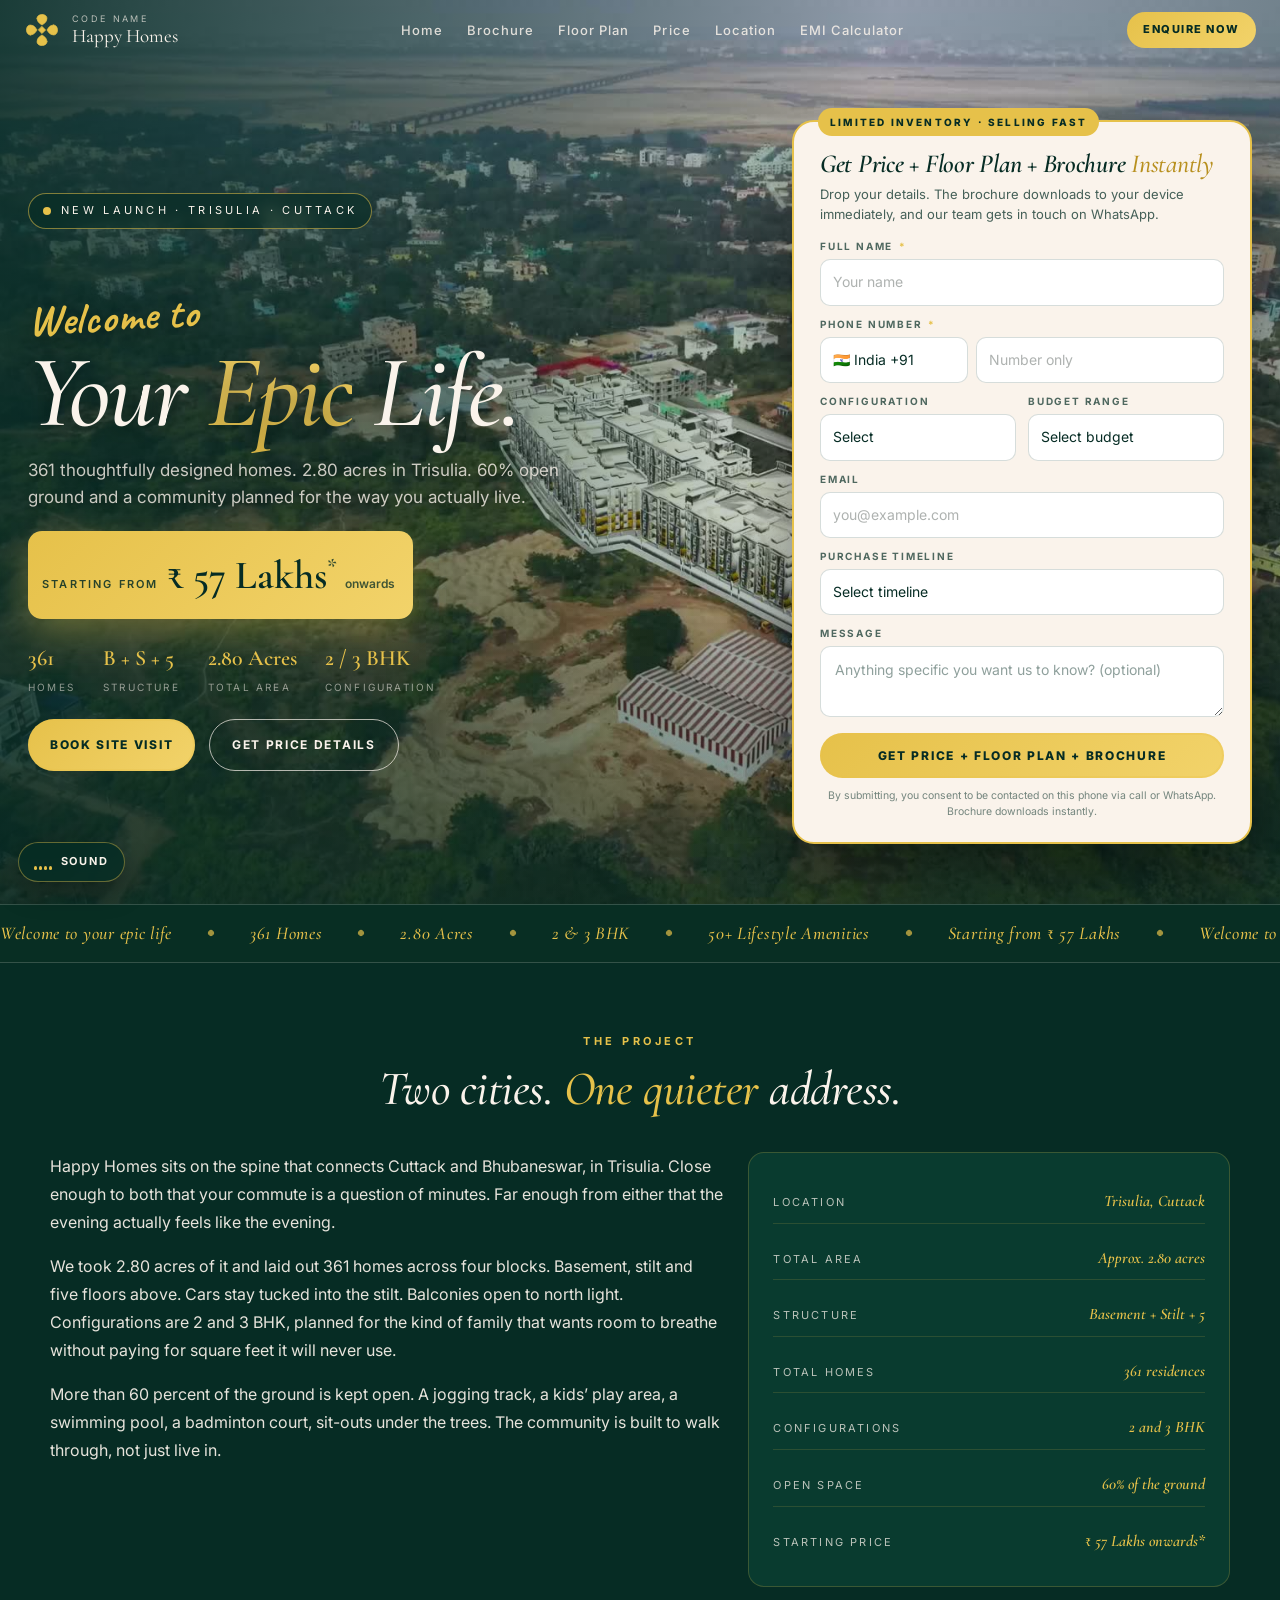
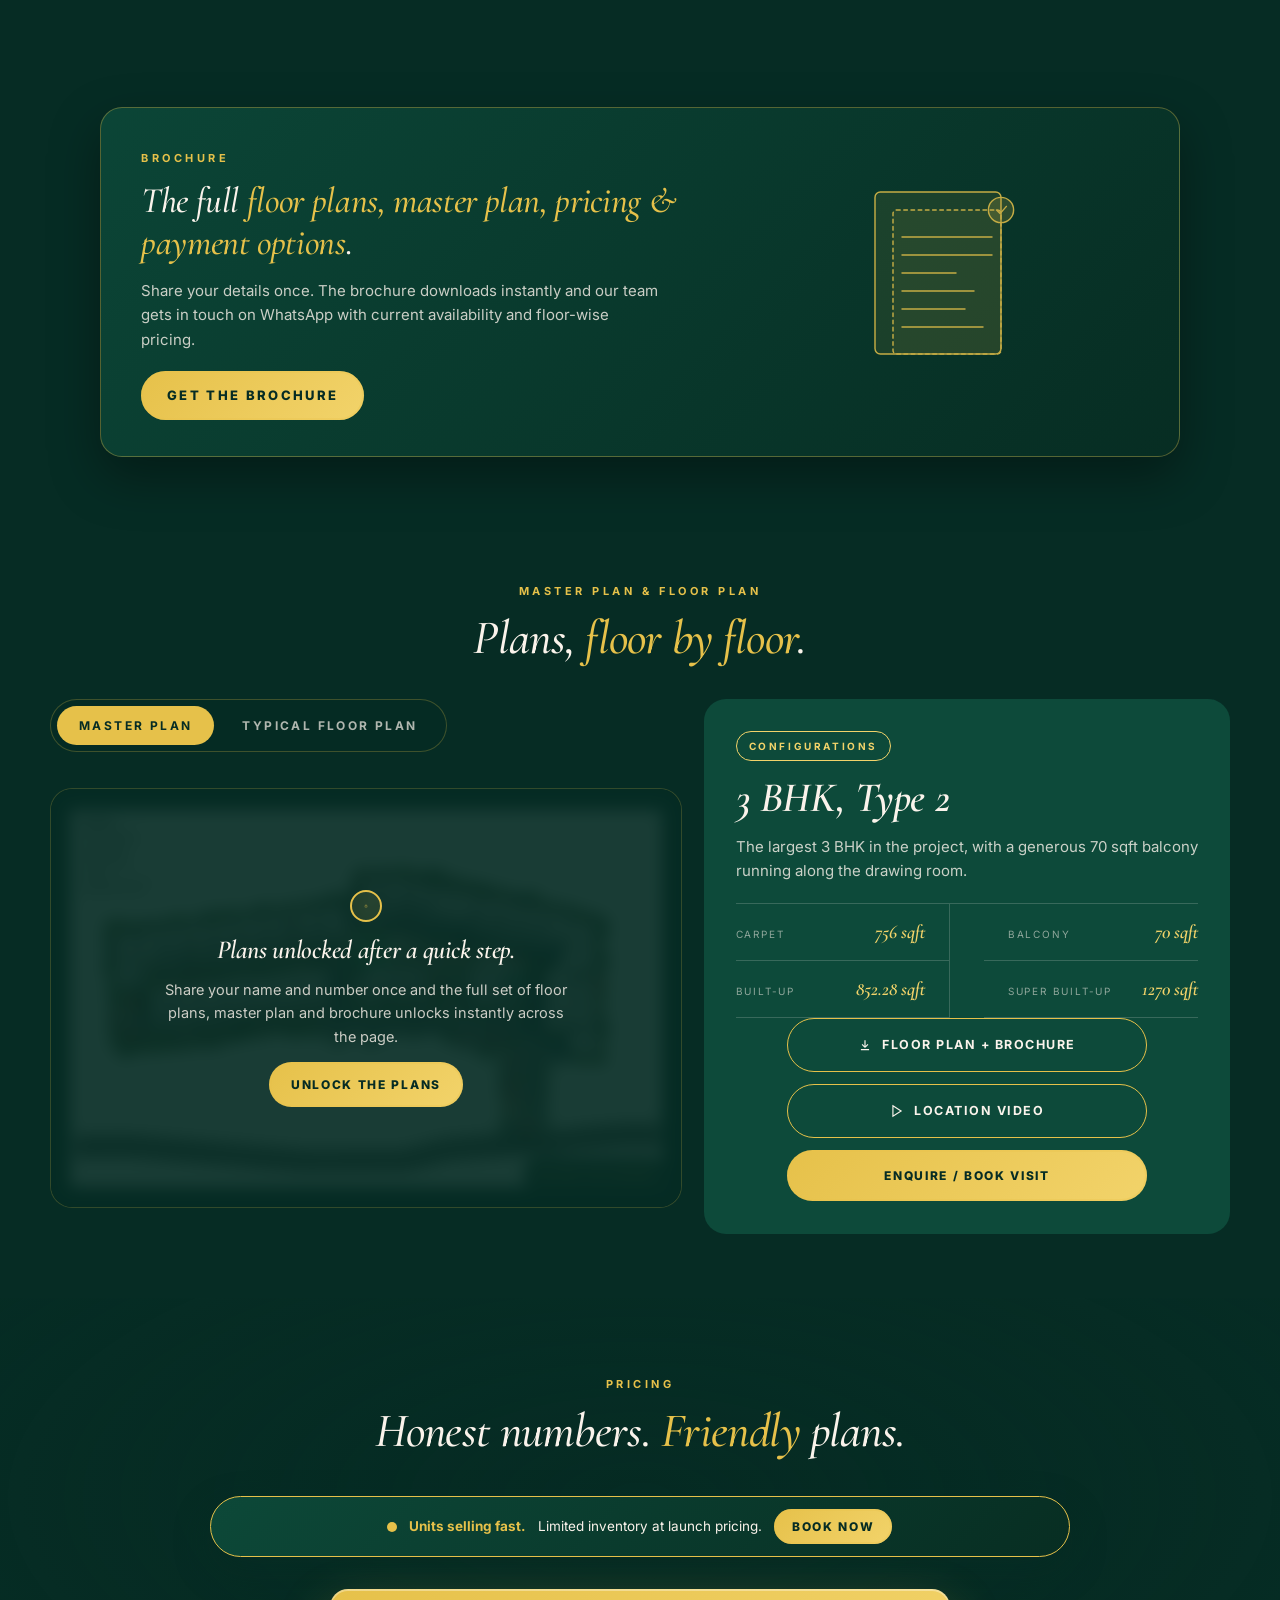
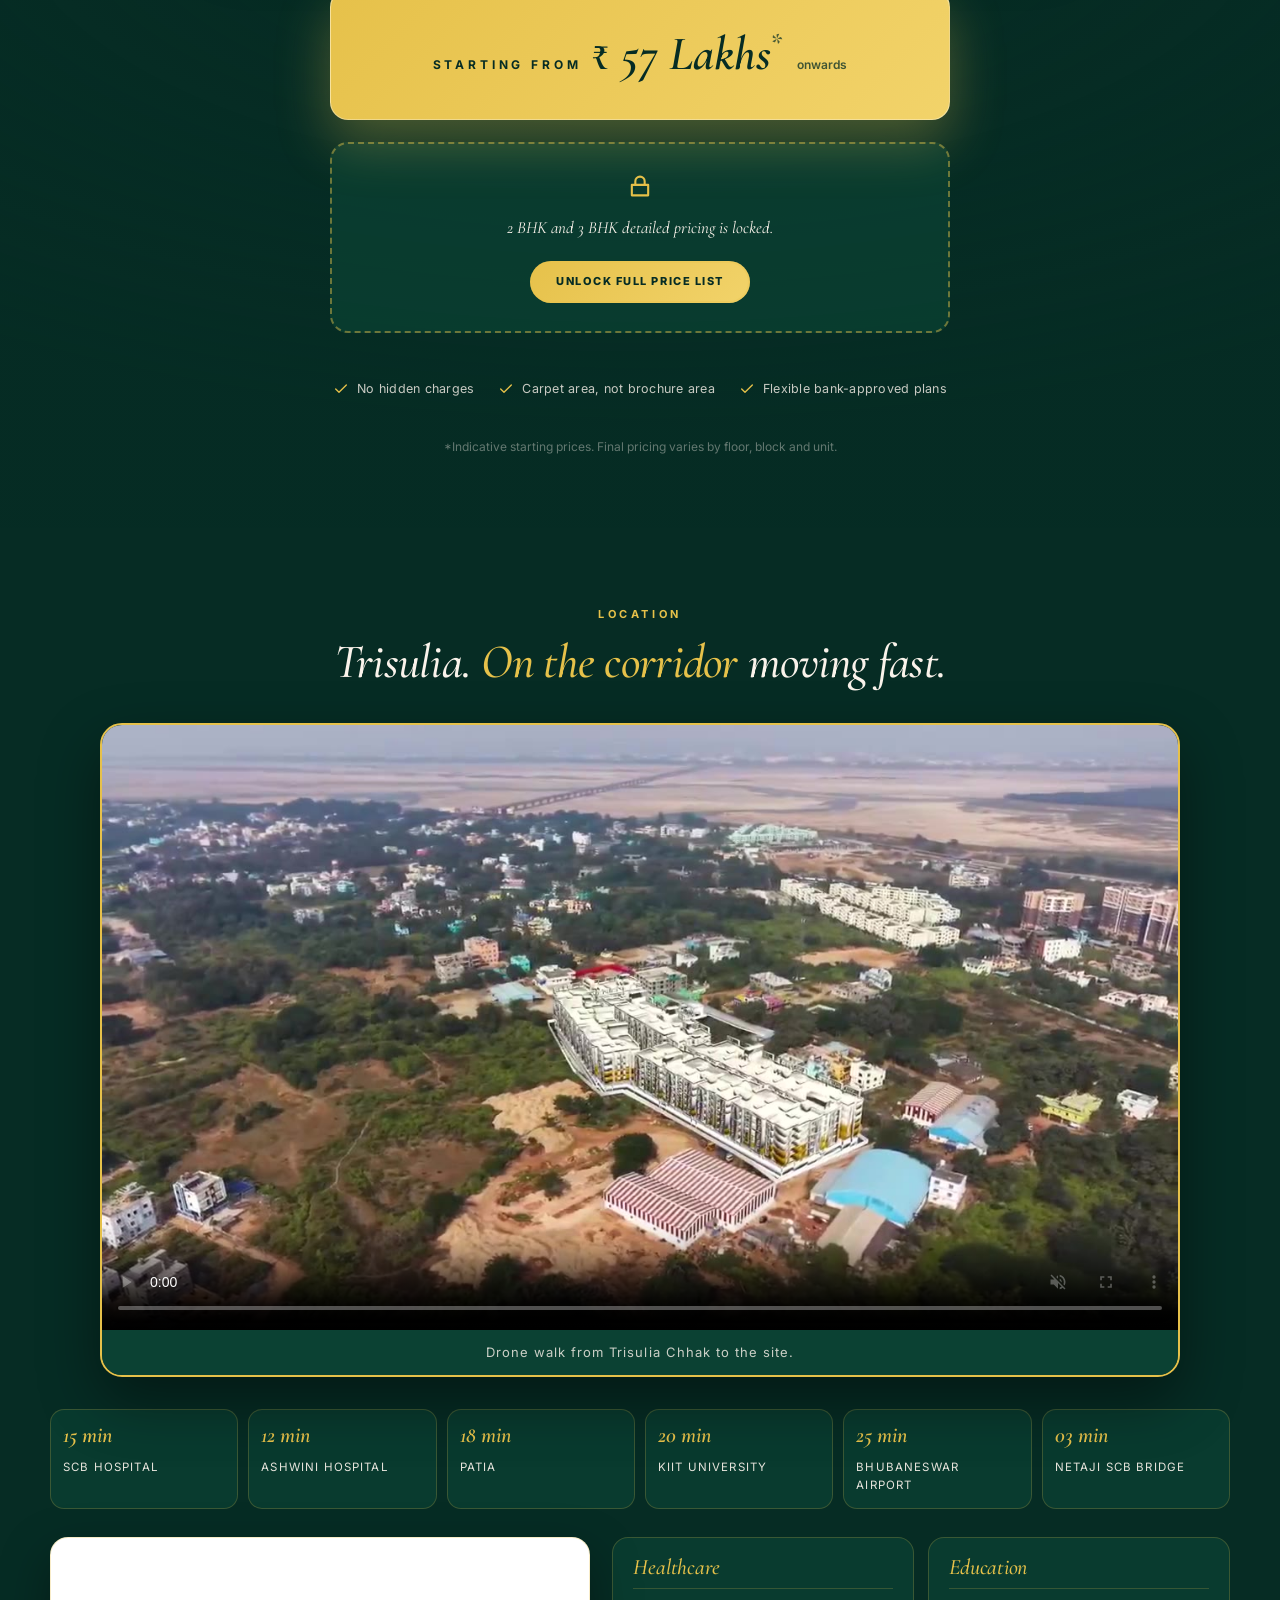
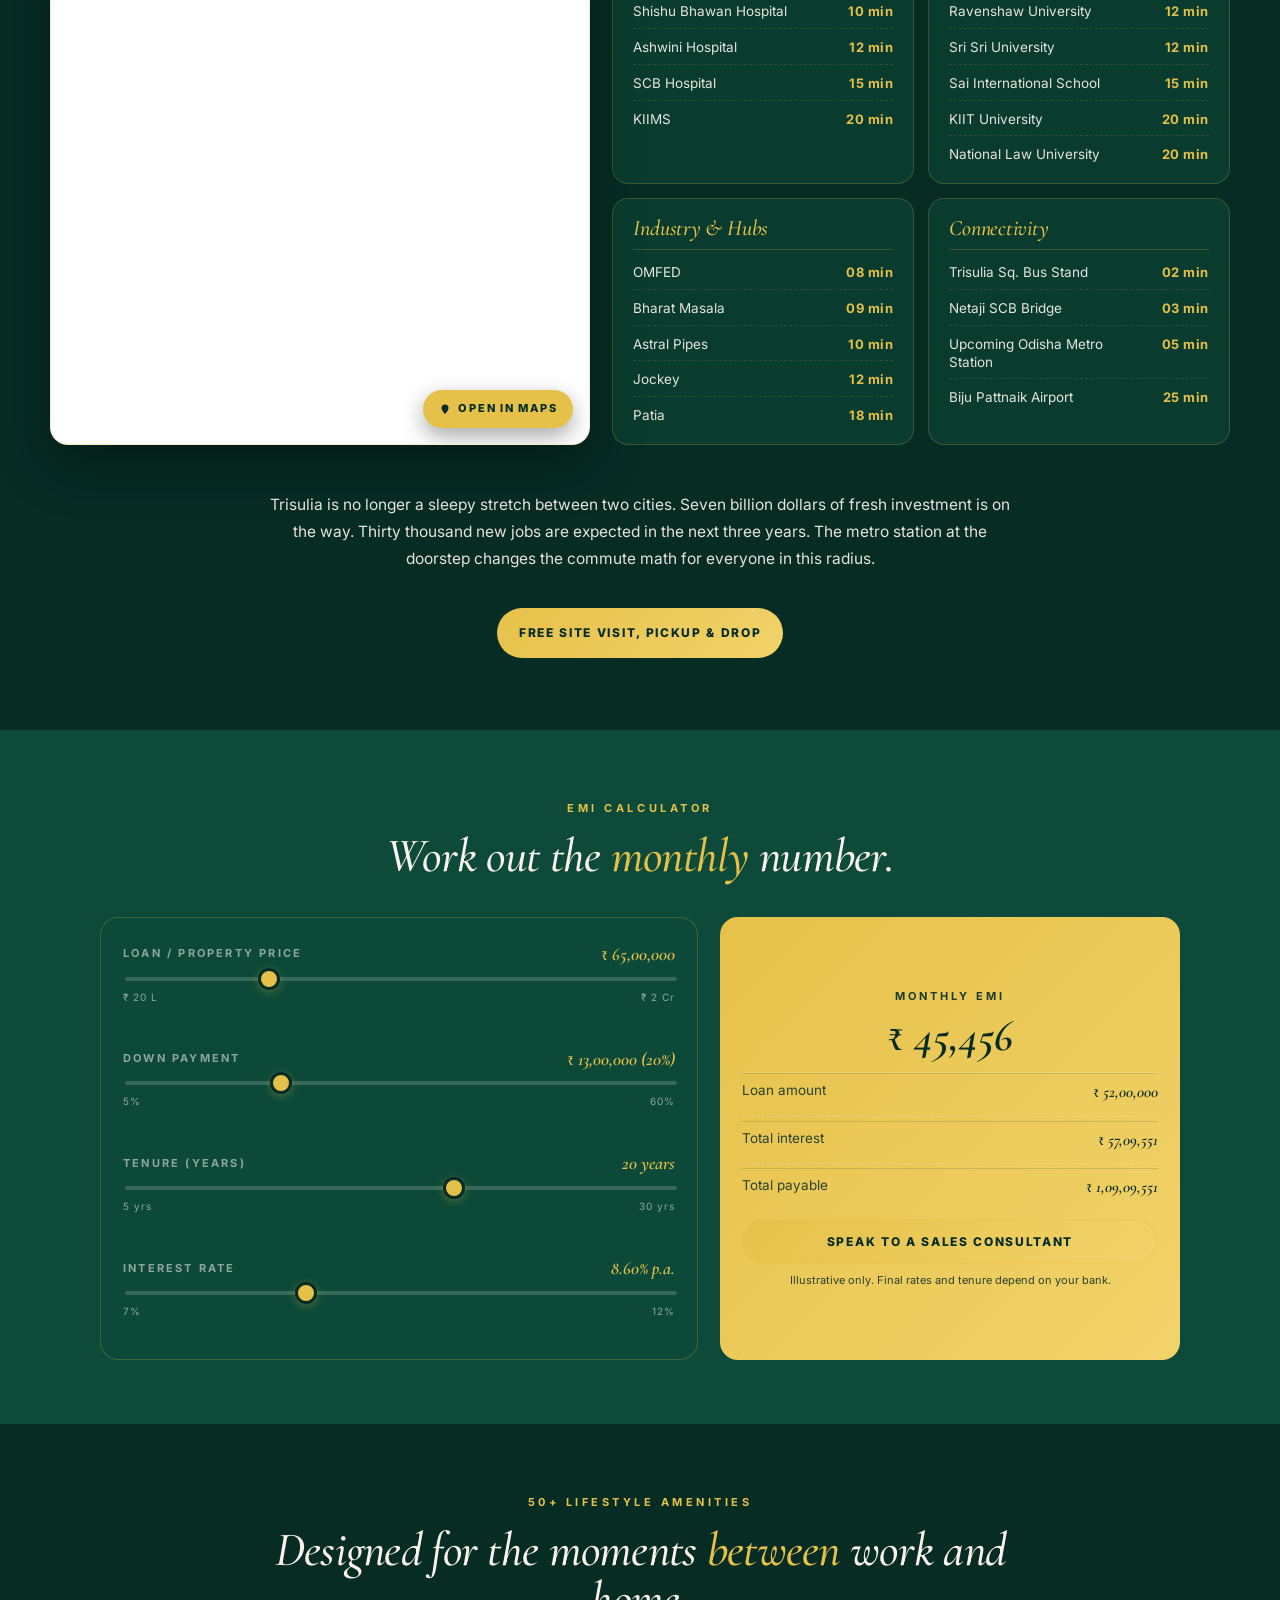
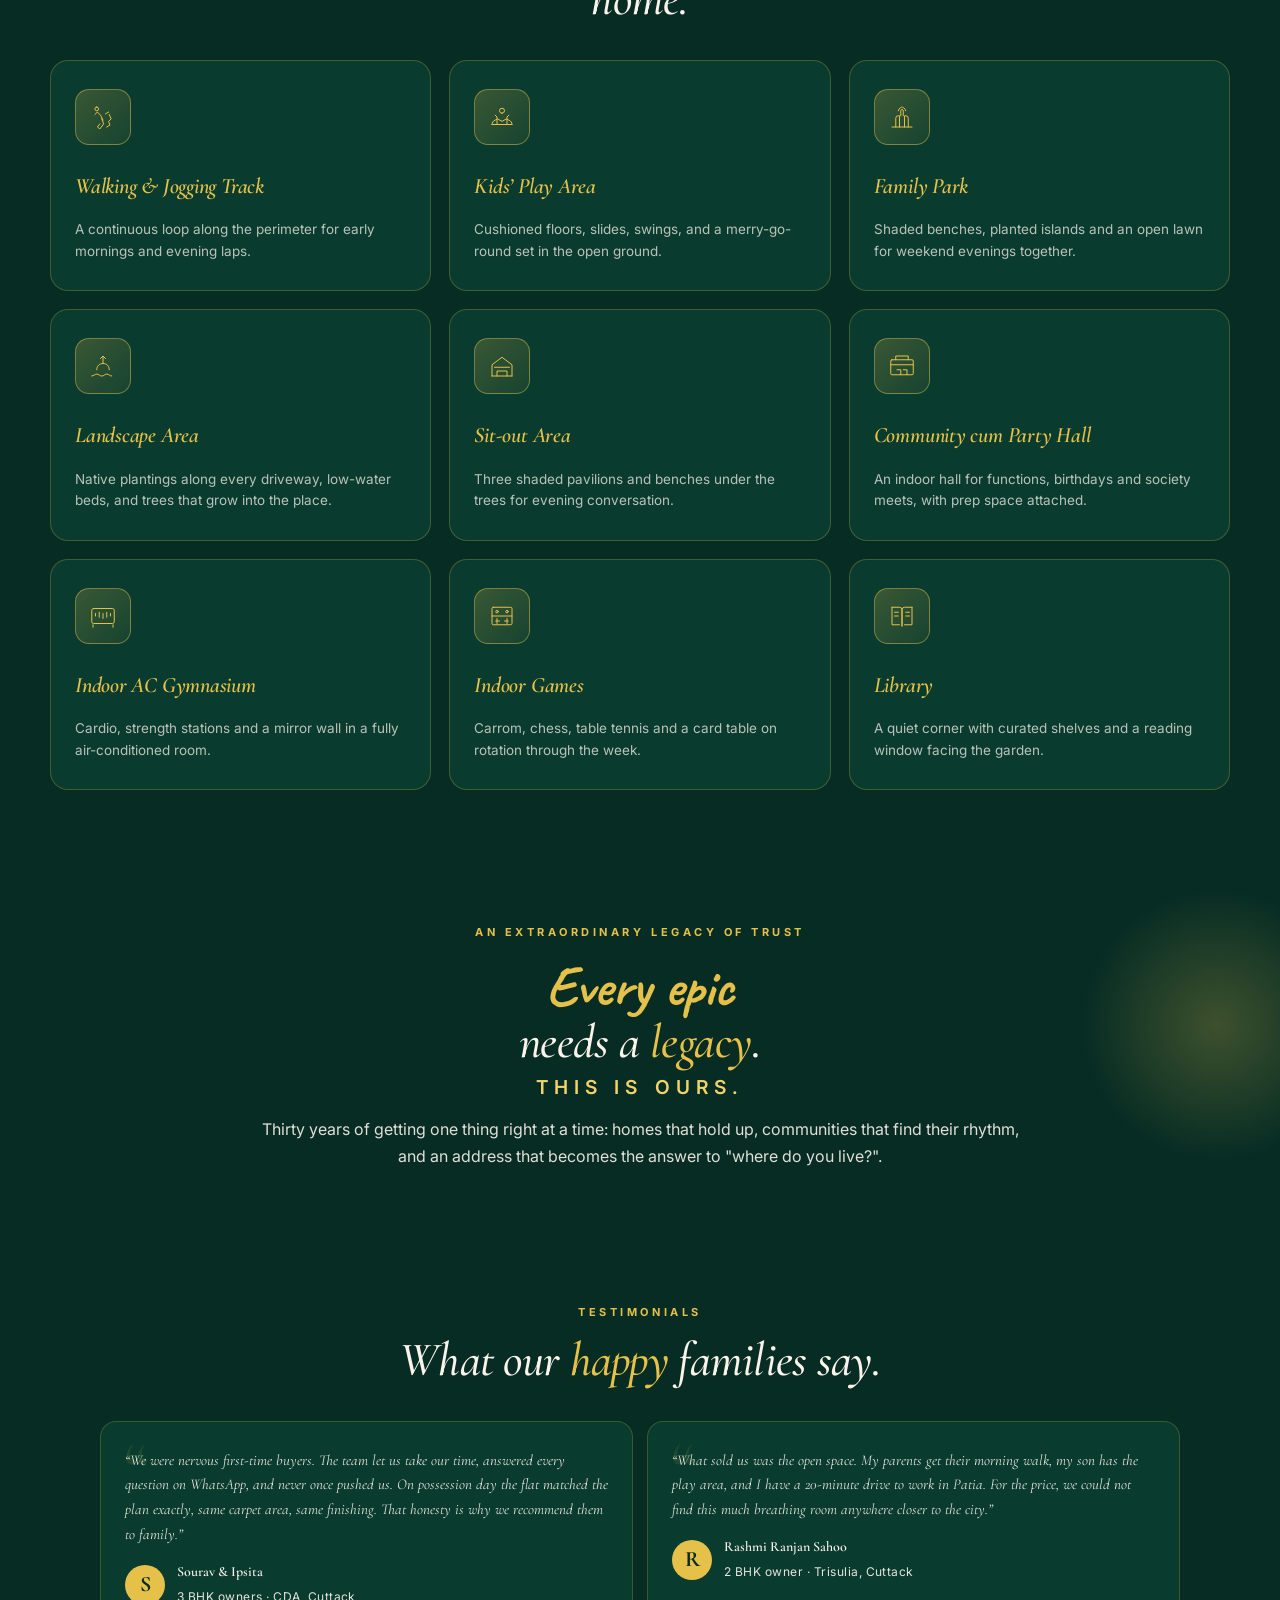
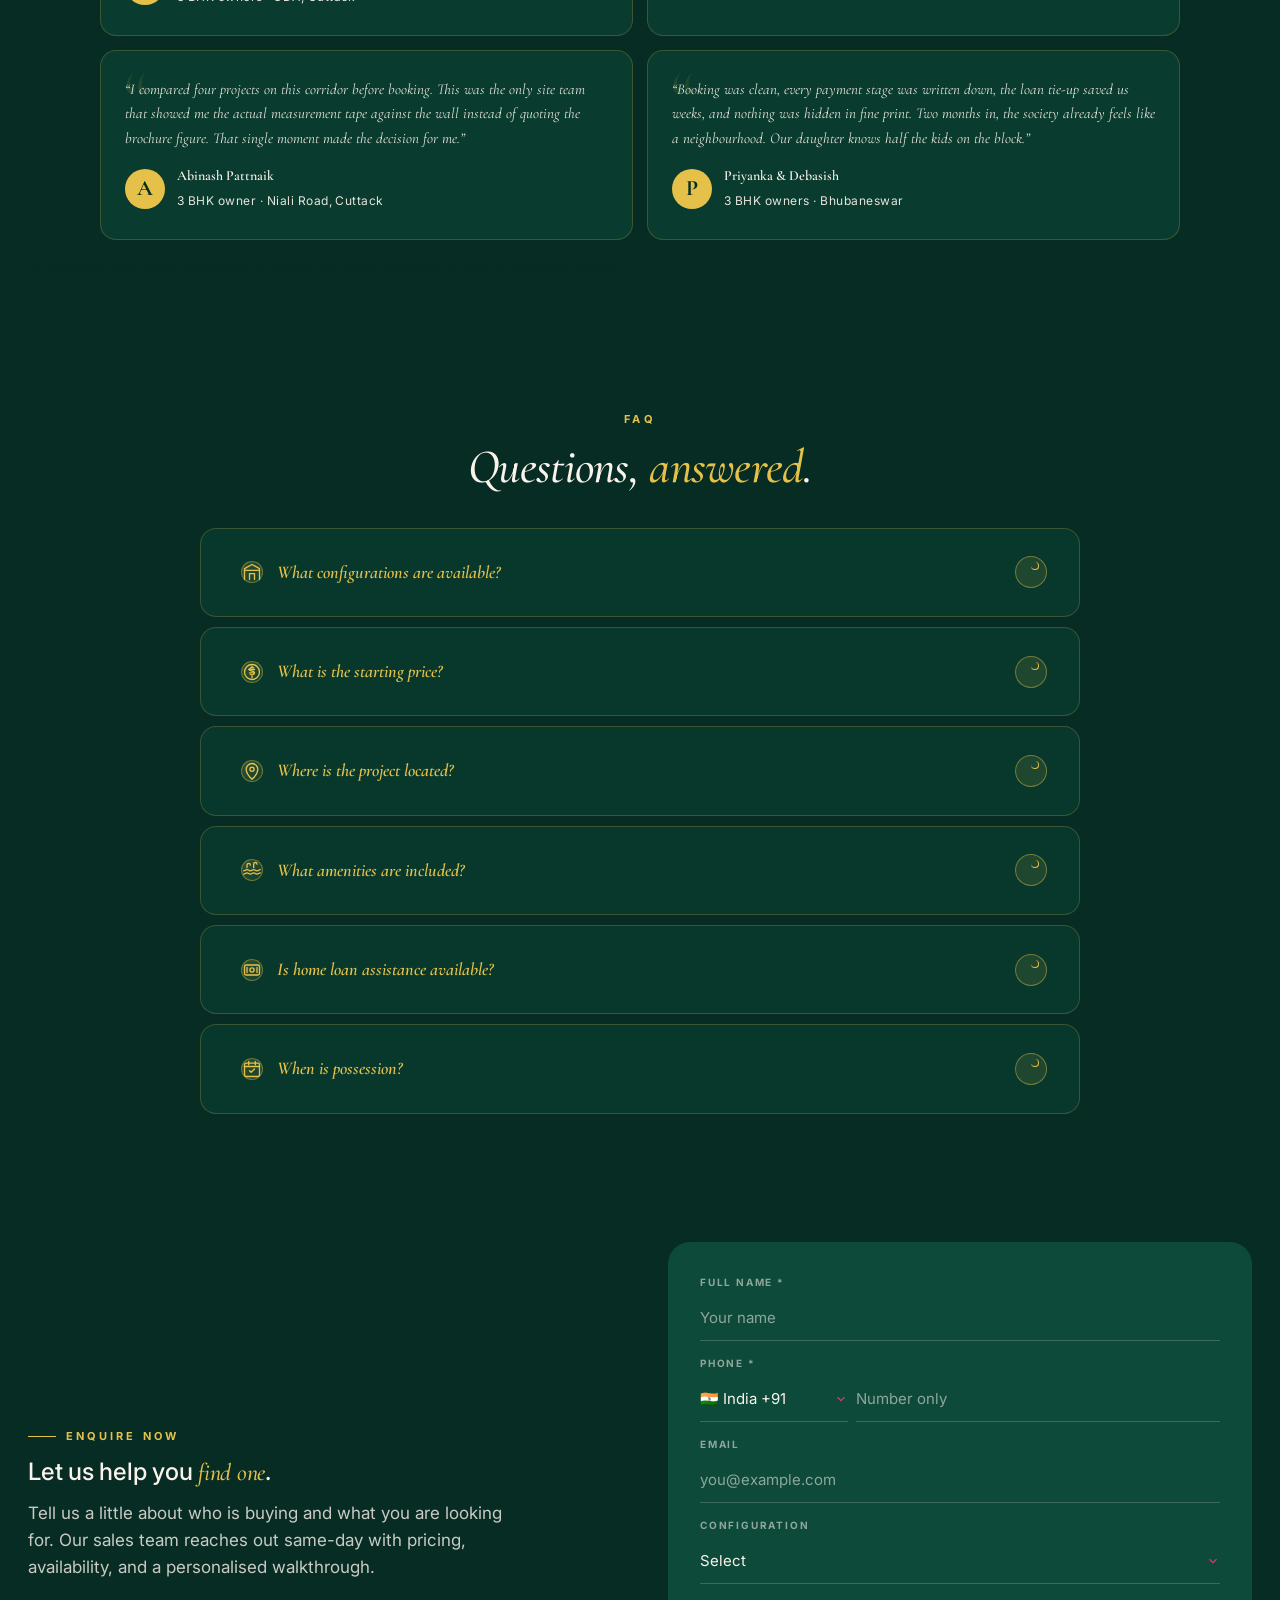
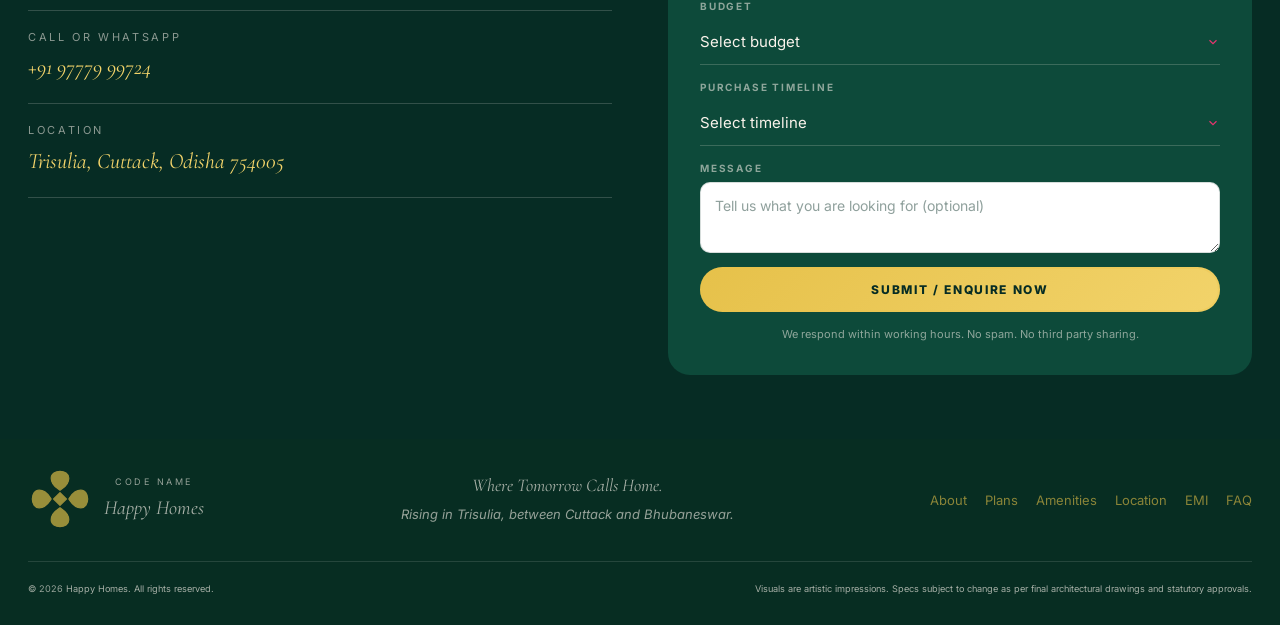
<file: index.html>
<!DOCTYPE html>
<html lang="en">
<head>
  <meta charset="UTF-8" />
  <meta name="viewport" content="width=device-width, initial-scale=1.0" />
  <meta name="theme-color" content="#062c24" />
  <title>Happy Homes, Trisulia, Cuttack | 361 Premium 2 &amp; 3 BHK Homes from &#8377;57 Lakhs</title>
  <meta name="description" content="Happy Homes at Trisulia, Cuttack: 361 thoughtfully designed 2 and 3 BHK residences across 2.80 acres. 2 BHK from &#8377;57-58 L, 3 BHK from &#8377;65-69 L. 25 mins from Bhubaneswar Airport. Get price, floor plan and brochure instantly." />
  <meta name="keywords" content="Happy Homes Trisulia, Cuttack apartments, flats Trisulia, 2 BHK Cuttack, 3 BHK Cuttack, new launch Cuttack Bhubaneswar, residential project Trisulia, Metro Group Cuttack, real estate Cuttack" />
  <meta name="author" content="Code Name Happy Homes" />
  <meta name="robots" content="index, follow, max-snippet:-1, max-image-preview:large, max-video-preview:-1" />
  <meta name="geo.region" content="IN-OR" />
  <meta name="geo.placename" content="Trisulia, Cuttack, Odisha" />
  <link rel="canonical" href="https://codenamehappyhomes.net/" />

  <meta property="og:type" content="website" />
  <meta property="og:url" content="https://codenamehappyhomes.net/" />
  <meta property="og:title" content="Happy Homes, Trisulia | 361 Premium 2 &amp; 3 BHK Homes from &#8377;57 L" />
  <meta property="og:description" content="361 residences across 2.80 acres in Trisulia, Cuttack. Stilt + 5, 2 and 3 BHK north facing. 2 BHK from &#8377;57-58 L, 3 BHK from &#8377;65-69 L." />
  <meta property="og:image" content="https://codenamehappyhomes.net/assets/og.jpg" />
  <meta property="og:image:width" content="1200" />
  <meta property="og:image:height" content="630" />
  <meta property="og:locale" content="en_IN" />
  <meta property="og:site_name" content="Happy Homes" />
  <meta name="twitter:card" content="summary_large_image" />
  <meta name="twitter:title" content="Happy Homes, Trisulia, Cuttack" />
  <meta name="twitter:description" content="361 premium 2 &amp; 3 BHK residences in Trisulia. From &#8377;57 L. Get brochure instantly." />
  <meta name="twitter:image" content="https://codenamehappyhomes.net/assets/og.jpg" />

  <script type="application/ld+json">
  {
    "@context": "https://schema.org",
    "@type": "ApartmentComplex",
    "name": "Code Name Happy Homes",
    "description": "361 premium 2 and 3 BHK residences across 2.80 acres in Trisulia, between Cuttack and Bhubaneswar. 2 BHK from ₹57-58 L, 3 BHK from ₹65-69 L.",
    "url": "https://codenamehappyhomes.net/",
    "image": "https://codenamehappyhomes.net/assets/og.jpg",
    "numberOfAccommodationUnits": 361,
    "petsAllowed": true,
    "priceRange": "₹57 L - ₹69 L",
    "address": { "@type": "PostalAddress", "streetAddress": "Trisulia", "addressLocality": "Cuttack", "postalCode": "754005", "addressRegion": "Odisha", "addressCountry": "IN" },
    "geo": { "@type": "GeoCoordinates", "latitude": "20.50", "longitude": "85.92" },
    "telephone": "+91-9777999724",
    "amenityFeature": [
      { "@type": "LocationFeatureSpecification", "name": "Swimming Pool", "value": true },
      { "@type": "LocationFeatureSpecification", "name": "Clubhouse", "value": true },
      { "@type": "LocationFeatureSpecification", "name": "Gym", "value": true },
      { "@type": "LocationFeatureSpecification", "name": "Kids Play Area", "value": true },
      { "@type": "LocationFeatureSpecification", "name": "24x7 Security", "value": true }
    ]
  }
  </script>
  <script type="application/ld+json">
  {
    "@context": "https://schema.org",
    "@type": "FAQPage",
    "mainEntity": [
      { "@type": "Question", "name": "What configurations are available at Happy Homes?", "acceptedAnswer": { "@type": "Answer", "text": "Four north facing configurations across two 2 BHK variants (Super built-up 1025 and 1040 sqft) and two 3 BHK variants (Super built-up 1190 and 1270 sqft)." } },
      { "@type": "Question", "name": "What is the starting price?", "acceptedAnswer": { "@type": "Answer", "text": "2 BHK starts from ₹57-58 Lakhs and 3 BHK from ₹65-69 Lakhs. Final pricing varies by floor, block and unit." } },
      { "@type": "Question", "name": "Where is Happy Homes located?", "acceptedAnswer": { "@type": "Answer", "text": "Trisulia, Cuttack, on the corridor between Cuttack and Bhubaneswar. 25 mins to Bhubaneswar Airport, 15 mins to Ashwini Hospital, 18 mins to Patia, 20 mins to KIIT University." } },
      { "@type": "Question", "name": "When is possession expected?", "acceptedAnswer": { "@type": "Answer", "text": "Indicative handover by Q2 2027. Replace with the precise handover date as construction advances." } }
    ]
  }
  </script>

  <link rel="icon" type="image/svg+xml" href="assets/logo-mark.svg" />
  <link rel="preconnect" href="https://fonts.googleapis.com" />
  <link rel="preconnect" href="https://fonts.gstatic.com" crossorigin />
  <link href="https://fonts.googleapis.com/css2?family=Cormorant+Garamond:ital,wght@0,500;0,600;0,700;1,500;1,600;1,700&family=Inter:wght@300;400;500;600;700&family=Caveat:wght@500;700&display=swap" rel="stylesheet" />
  <link rel="stylesheet" href="styles.css" />

  <!-- Google tag (gtag.js) -->
<script async src="https://www.googletagmanager.com/gtag/js?id=G-WT3VBQJMH0"></script>
<script>
  window.dataLayer = window.dataLayer || [];
  function gtag(){dataLayer.push(arguments);}
  gtag('js', new Date());

  gtag('config', 'G-WT3VBQJMH0');
</script>
<!-- Google Tag Manager -->
<script>(function(w,d,s,l,i){w[l]=w[l]||[];w[l].push({'gtm.start':
new Date().getTime(),event:'gtm.js'});var f=d.getElementsByTagName(s)[0],
j=d.createElement(s),dl=l!='dataLayer'?'&l='+l:'';j.async=true;j.src=
'https://www.googletagmanager.com/gtm.js?id='+i+dl;f.parentNode.insertBefore(j,f);
})(window,document,'script','dataLayer','GTM-N7LTN3LF');</script>
<!-- End Google Tag Manager -->

</head>
<body>
<!-- Google Tag Manager (noscript) -->
<noscript><iframe src="https://www.googletagmanager.com/ns.html?id=GTM-N7LTN3LF"
height="0" width="0" style="display:none;visibility:hidden"></iframe></noscript>
<!-- End Google Tag Manager (noscript) -->
  <!-- Netlify Forms detection declarations (hidden, AJAX submissions also work) -->
  <form name="hero-lead" netlify netlify-honeypot="bot-field" hidden>
    <input type="text" name="name" /><input type="tel" name="phone" /><input type="email" name="email" />
    <input type="text" name="config" /><input type="text" name="budget" /><input type="text" name="timeline" />
    <input type="text" name="message" /><input type="text" name="source" /><input type="text" name="page" />
    <input type="text" name="plan" />
  </form>
  <form name="modal-enquiry" netlify netlify-honeypot="bot-field" hidden>
    <input type="text" name="name" /><input type="tel" name="phone" /><input type="email" name="email" />
    <input type="text" name="config" /><input type="text" name="budget" /><input type="text" name="timeline" />
    <input type="text" name="message" /><input type="text" name="source" /><input type="text" name="page" />
    <input type="text" name="plan" />
  </form>
  <form name="site-visit" netlify netlify-honeypot="bot-field" hidden>
    <input type="text" name="name" /><input type="tel" name="phone" /><input type="email" name="email" />
    <input type="text" name="config" /><input type="text" name="budget" /><input type="text" name="timeline" />
    <input type="text" name="message" />
    <input type="text" name="date" /><input type="text" name="slot" /><input type="text" name="pickup" />
    <input type="text" name="source" /><input type="text" name="page" />
  </form>
  <form name="video-call" netlify netlify-honeypot="bot-field" hidden>
    <input type="text" name="name" /><input type="tel" name="phone" /><input type="email" name="email" />
    <input type="text" name="config" /><input type="text" name="budget" /><input type="text" name="timeline" />
    <input type="text" name="message" /><input type="text" name="slot" />
    <input type="text" name="source" /><input type="text" name="page" />
  </form>
  <form name="contact" netlify netlify-honeypot="bot-field" hidden>
    <input type="text" name="name" /><input type="tel" name="phone" /><input type="email" name="email" />
    <input type="text" name="config" /><input type="text" name="budget" /><input type="text" name="timeline" />
    <input type="text" name="message" /><input type="text" name="source" /><input type="text" name="page" />
  </form>


  <!-- PRELOADER (logo fills 0-100%) -->
  <div class="preloader" id="preloader" aria-hidden="false">
    <div class="preloader__stage">
      <div class="preloader__logo">
        <img class="preloader__logo-ghost" src="assets/logo-mark.svg" alt="" />
        <img class="preloader__logo-fill" id="preLogoFill" src="assets/logo-mark.svg" alt="" />
      </div>
      <div class="preloader__bar"><span id="preBar"></span></div>
      <div class="preloader__count"><span id="preCount">0</span>%</div>
      <p class="preloader__caption">Happy Homes</p>
    </div>
  </div>

  <!-- NAV -->
  <header class="nav" id="nav">
    <a href="#top" class="nav__brand" aria-label="Happy Homes">
      <img class="nav__hh" src="assets/logo-mark.svg" alt="" />
      <span class="nav__brand-text">
        <small>Code Name</small>
        Happy Homes
      </span>
    </a>
    <nav class="nav__menu" id="navMenu" aria-label="Primary">
      <a href="#top">Home</a>
      <a href="#brochure">Brochure</a>
      <a href="#plans">Floor Plan</a>
      <a href="#pricing">Price</a>
      <a href="#location">Location</a>
      <a href="#emi">EMI Calculator</a>
    </nav>
    <button class="nav__cta btn btn--pink btn--sm" data-open-modal>Enquire Now</button>
    <button class="nav__toggle" id="navToggle" aria-label="Open menu" aria-expanded="false">
      <span></span><span></span>
    </button>
  </header>

  <!-- RIGHT STICKY CTA RAIL (Nawah Emporio style) -->
  <aside class="rail" aria-label="Quick actions">
    <a class="rail__btn" data-open-video href="#" aria-label="Instant Video Call">
      <svg viewBox="0 0 24 24" width="20" height="20" fill="none" stroke="currentColor" stroke-width="1.8"><rect x="2" y="6" width="13" height="12" rx="2"/><path d="M22 8l-7 4 7 4z"/></svg>
      <span>Video Call</span>
    </a>
    <a class="rail__btn" href="https://wa.me/919777999724?text=Hi%2C%20I%27d%20like%20to%20know%20more%20about%20Happy%20Homes%2C%20Trisulia." target="_blank" rel="noopener" aria-label="WhatsApp"><svg viewBox="0 0 32 32" width="20" height="20" aria-hidden="true"><path fill="currentColor" d="M16.04 4C10.42 4 5.86 8.56 5.86 14.18c0 1.98.55 3.83 1.51 5.42L6 26l6.6-1.73a10.12 10.12 0 004.04.82h.01c5.62 0 10.18-4.56 10.18-10.18 0-2.72-1.06-5.27-2.98-7.19A10.13 10.13 0 0016.04 4zm0 18.55h-.01a8.4 8.4 0 01-4.29-1.18l-.31-.18-3.82 1 1.02-3.72-.2-.32a8.37 8.37 0 01-1.28-4.46c0-4.62 3.76-8.38 8.39-8.38 2.24 0 4.34.87 5.93 2.45a8.36 8.36 0 012.46 5.93c0 4.62-3.76 8.38-8.39 8.38zm4.6-6.27c-.25-.13-1.49-.74-1.72-.82-.23-.08-.4-.13-.57.13-.17.25-.65.82-.8.99-.15.17-.3.19-.55.06-.25-.13-1.06-.39-2.02-1.25-.75-.67-1.25-1.49-1.4-1.74-.15-.25-.02-.39.11-.51.11-.11.25-.3.38-.45.13-.15.17-.25.25-.42.08-.17.04-.32-.02-.45-.06-.13-.57-1.38-.78-1.88-.2-.49-.41-.43-.57-.43h-.49c-.17 0-.45.06-.68.32-.23.25-.89.87-.89 2.13 0 1.25.91 2.46 1.04 2.63.13.17 1.79 2.74 4.34 3.85.61.26 1.08.42 1.45.54.61.19 1.16.17 1.6.1.49-.07 1.49-.61 1.7-1.2.21-.59.21-1.09.15-1.2-.07-.11-.23-.17-.48-.3z"/></svg><span>WhatsApp</span></a>
    <a class="rail__btn" href="tel:+919777999724" aria-label="Call us">
      <svg viewBox="0 0 24 24" width="20" height="20" fill="none" stroke="currentColor" stroke-width="1.8"><path d="M22 16.92v3a2 2 0 01-2.18 2 19.79 19.79 0 01-8.63-3.07 19.5 19.5 0 01-6-6 19.79 19.79 0 01-3.07-8.67A2 2 0 014.11 2h3a2 2 0 012 1.72c.13.96.36 1.9.7 2.81a2 2 0 01-.45 2.11L8.09 9.91a16 16 0 006 6l1.27-1.27a2 2 0 012.11-.45c.91.34 1.85.57 2.81.7A2 2 0 0122 16.92z"/></svg>
      <span>97779 99724</span>
    </a>
    <button class="rail__btn" data-open-modal aria-label="Enquire">
      <svg viewBox="0 0 24 24" width="20" height="20" fill="none" stroke="currentColor" stroke-width="1.8"><path d="M4 5h16v12H7l-3 3z"/></svg>
      <span>Enquire</span>
    </button>
    <button class="rail__btn rail__btn--free" data-open-sitevisit aria-label="Free site visit with pickup and drop">
      <svg viewBox="0 0 24 24" width="22" height="22" fill="none" stroke="currentColor" stroke-width="1.8"><path d="M3 13l2-5h11l3 5v5h-2a2 2 0 11-4 0H9a2 2 0 11-4 0H3z"/><circle cx="7" cy="18" r="1.5"/><circle cx="15" cy="18" r="1.5"/></svg>
      <span><i>Free</i>Site Visit<br>Pickup &amp; Drop</span>
    </button>
  </aside>

  <main id="top">

    <!-- HERO -->
    <section class="hero" id="hero">
      <div class="hero__bg" aria-hidden="true">
        <video class="hero__drone" autoplay muted loop playsinline preload="auto" poster="assets/hero-poster.jpg">
          <source src="assets/cgi-elevation.mp4" type="video/mp4" />
        </video>
        <div class="hero__overlay"></div>
      </div>

      <div class="hero__inner">
        <div class="hero__copy">
          <div class="hero__eyebrow">
            <span class="dot"></span>
            <span>New Launch &middot; Trisulia &middot; Cuttack</span>
          </div>
          <h1 class="hero__title">
            <span class="hero__hand">Welcome to</span><br>
            Your <em>Epic</em> Life.
          </h1>
          <p class="hero__sub">
            361 thoughtfully designed homes. 2.80 acres in Trisulia. 60% open ground and a community planned for the way you actually live.
          </p>

          <div class="hero__price">
            <span>Starting from</span>
            <b>&#8377; 57 Lakhs<i>*</i></b>
            <small>onwards</small>
          </div>

          <ul class="hero__chips">
            <li><b>361</b><span>Homes</span></li>
            <li><b>B + S + 5</b><span>Structure</span></li>
            <li><b>2.80 Acres</b><span>Total area</span></li>
            <li><b>2 / 3 BHK</b><span>Configuration</span></li>
          </ul>

          <div class="hero__actions">
            <button class="btn btn--pink btn--pulse" data-open-sitevisit>Book Site Visit</button>
            <button class="btn btn--outline" data-open-modal>Get Price Details</button>
          </div>
        </div>

        <aside class="lead-card" aria-labelledby="leadCardTitle">
          <span class="lead-card__pill">Limited Inventory &middot; Selling Fast</span>
          <h2 id="leadCardTitle">Get Price + Floor Plan + Brochure <em>Instantly</em></h2>
          <p>Drop your details. The brochure downloads to your device immediately, and our team gets in touch on WhatsApp.</p>

          <form class="lead-form" id="heroForm" name="hero-lead" data-netlify="true" data-netlify-honeypot="bot-field" novalidate>
            <input type="hidden" name="form-name" value="hero-lead" />
            <p class="hidden" style="display:none"><label>Leave blank: <input name="bot-field" /></label></p>
            <div class="field field--full">
              <label for="h-name">Full Name <span aria-hidden="true">*</span></label>
              <input id="h-name" name="name" type="text" required autocomplete="name" placeholder="Your name" />
            </div>
            <div class="field field--full">
              <label for="h-phone">Phone Number <span aria-hidden="true">*</span></label>
              <div class="phone-row"><select class="phone-cc" id="h-cc" name="cc" aria-label="Country code"><option value="+91" selected>🇮🇳 India +91</option><option value="+977">🇳🇵 Nepal +977</option><option value="+971">🇦🇪 UAE +971</option><option value="+1">🇺🇸 USA / Canada +1</option><option value="+44">🇬🇧 UK +44</option><option value="+61">🇦🇺 Australia +61</option><option value="+65">🇸🇬 Singapore +65</option><option value="+974">🇶🇦 Qatar +974</option><option value="+966">🇸🇦 Saudi Arabia +966</option><option value="+880">🇧🇩 Bangladesh +880</option><option value="+60">🇲🇾 Malaysia +60</option><option value="+968">🇴🇲 Oman +968</option></select><input id="h-phone" name="phone" type="tel" required inputmode="numeric" autocomplete="tel" pattern="[0-9]{6,15}" placeholder="Number only" /></div>
            </div>
            <div class="field">
              <label for="h-config">Configuration</label>
              <select id="h-config" name="config">
                <option value="">Select</option>
                <option>2 BHK</option>
                <option>3 BHK</option>
                <option>2 &amp; 3 BHK</option>
              </select>
            </div>
            <div class="field">
              <label for="h-budget">Budget Range</label>
              <select id="h-budget" name="budget">
                <option value="">Select budget</option>
                <option>Below &#8377;57 Lakhs</option>
                <option>&#8377;57 - 70 Lakhs</option>
                <option>&#8377;70 Lakhs - 1 Cr</option>
                <option>Above &#8377;1 Cr</option>
              </select>
            </div>
            <div class="field field--full">
              <label for="h-email">Email</label>
              <input id="h-email" name="email" type="email" autocomplete="email" placeholder="you@example.com" />
            </div>
            <div class="field field--full">
              <label for="h-timeline">Purchase Timeline</label>
              <select id="h-timeline" name="timeline">
                <option value="">Select timeline</option>
                <option>Ready to move in</option>
                <option>Within 1 - 3 months</option>
                <option>Within 3 - 6 months</option>
              </select>
            </div>
            <div class="field field--full">
              <label for="h-message">Message</label>
              <textarea id="h-message" name="message" rows="2" placeholder="Anything specific you want us to know? (optional)"></textarea>
            </div>
            <input type="hidden" name="source" value="Hero inline form" />
            <input type="hidden" name="page" id="h-page" value="" />
            <button class="btn btn--pink btn--block btn--pulse" type="submit"><span>Get Price + Floor Plan + Brochure</span></button>
            <small class="lead-form__note">By submitting, you consent to be contacted on this phone via call or WhatsApp. Brochure downloads instantly.</small>
          </form>
          <div class="lead-form__success" id="heroSuccess" hidden>
            <svg viewBox="0 0 24 24" width="36" height="36" aria-hidden="true"><path d="M5 13l4 4L19 7" fill="none" stroke="currentColor" stroke-width="2" stroke-linecap="round" stroke-linejoin="round"/></svg>
            <h3>Thank You.</h3>
            <p>Your brochure has started downloading. Our team will reach you within working hours.</p>
            <a class="btn btn--pink btn--block" id="heroSuccessWA" href="https://wa.me/919777999724" target="_blank" rel="noopener"><span>Continue on WhatsApp</span></a>
          </div>
        </aside>
      </div>
    </section>

    <!-- TICKER MARQUEE -->
    <div class="marquee" aria-hidden="true">
      <div class="marquee__track">
        <span>Welcome to your epic life</span><i></i>
        <span>361 Homes</span><i></i>
        <span>2.80 Acres</span><i></i>
        <span>2 &amp; 3 BHK</span><i></i>
        <span>50+ Lifestyle Amenities</span><i></i>
        <span>Starting from &#8377; 57 Lakhs</span><i></i>
        <span>Welcome to your epic life</span><i></i>
        <span>361 Homes</span><i></i>
        <span>2.80 Acres</span><i></i>
        <span>2 &amp; 3 BHK</span><i></i>
        <span>50+ Lifestyle Amenities</span><i></i>
        <span>Starting from &#8377; 57 Lakhs</span><i></i>
      </div>
    </div>
<!-- HERO ABOUT (project intro) -->
    <section class="about" id="about">
      <div class="container">
        <div class="about__head">
          <span class="eyebrow">The project</span>
          <h2>Two cities. <em>One quieter</em> address.</h2>
        </div>
        <div class="about__layout">
          <div class="about__body">
            <p>Happy Homes sits on the spine that connects Cuttack and Bhubaneswar, in Trisulia. Close enough to both that your commute is a question of minutes. Far enough from either that the evening actually feels like the evening.</p>
            <p>We took 2.80 acres of it and laid out 361 homes across four blocks. Basement, stilt and five floors above. Cars stay tucked into the stilt. Balconies open to north light. Configurations are 2 and 3 BHK, planned for the kind of family that wants room to breathe without paying for square feet it will never use.</p>
            <p>More than 60 percent of the ground is kept open. A jogging track, a kids&rsquo; play area, a swimming pool, a badminton court, sit-outs under the trees. The community is built to walk through, not just live in.</p>
          </div>
          <aside class="about__facts">
            <ul>
              <li><span>Location</span><b>Trisulia, Cuttack</b></li>
              <li><span>Total area</span><b>Approx. 2.80 acres</b></li>
              <li><span>Structure</span><b>Basement + Stilt + 5</b></li>
              <li><span>Total homes</span><b>361 residences</b></li>
              <li><span>Configurations</span><b>2 and 3 BHK</b></li>
              <li><span>Open space</span><b>60% of the ground</b></li>
              <li><span>Starting price</span><b>&#8377; 57 Lakhs onwards*</b></li>
            </ul>
          </aside>
        </div>
      </div>
    </section>
<!-- BROCHURE BANNER -->
    <section class="brochure-banner" id="brochure">
      <div class="container">
        <div class="brochure-card">
          <div class="brochure-card__copy">
            <span class="eyebrow">Brochure</span>
            <h2>The full <em>floor plans, master plan, pricing &amp; payment options</em>.</h2>
            <p>Share your details once. The brochure downloads instantly and our team gets in touch on WhatsApp with current availability and floor-wise pricing.</p>
            <button class="btn btn--pink btn--pulse" data-open-modal><span>Get the Brochure</span></button>
          </div>
          <div class="brochure-card__art" aria-hidden="true">
            <svg viewBox="0 0 200 240" fill="none" stroke="currentColor" stroke-width="1.6" stroke-linejoin="round" stroke-linecap="round">
              <rect x="20" y="20" width="140" height="180" rx="6" fill="rgba(230,193,74,0.10)" stroke="currentColor"/>
              <rect x="40" y="40" width="120" height="160" rx="4" fill="rgba(230,193,74,0.06)" stroke="currentColor" stroke-dasharray="4 4"/>
              <path d="M50 70h100M50 90h100M50 110h60M50 130h80M50 150h70M50 170h90"/>
              <circle cx="160" cy="40" r="14" fill="rgba(230,193,74,0.20)" stroke="currentColor"/>
              <path d="M155 40l4 4 7-8" stroke="currentColor"/>
            </svg>
          </div>
        </div>
      </div>
    </section>

<!-- MASTER PLAN + FLOOR PLAN with toggle -->
    <section class="plans" id="plans">
      <div class="container">
        <div class="section-head">
          <span class="eyebrow">Master Plan &amp; Floor Plan</span>
          <h2>Plans, <em>floor by floor</em>.</h2>
        </div>
        <div class="plans__shell">
          <div class="plans__left">
            <div class="toggle" role="tablist" aria-label="Plan view">
              <button class="toggle__btn is-active" data-plan-view="master" role="tab" aria-selected="true">Master Plan</button>
              <button class="toggle__btn" data-plan-view="typical" role="tab" aria-selected="false">Typical Floor Plan</button>
            </div>
            <!-- Unit tabs (typical only) -->
            <div class="plans__tabs" data-show-on="typical">
              <button class="plans__tab" data-typical="2bhk-1">2 BHK &middot; Type 1</button>
              <button class="plans__tab" data-typical="2bhk-2">2 BHK &middot; Type 2</button>
              <button class="plans__tab" data-typical="3bhk-1">3 BHK &middot; Type 1</button>
              <button class="plans__tab is-active" data-typical="3bhk-2">3 BHK &middot; Type 2</button>
            </div>
            <!-- Floor plan / Walkthrough mode (typical only) -->
            <div class="plans__mode" data-show-on="typical" role="tablist" aria-label="Layout media">
              <button class="plans__mode-btn is-active" data-plan-mode="floor" role="tab" aria-selected="true">Floor plan</button>
              <button class="plans__mode-btn" data-plan-mode="walk" role="tab" aria-selected="false">Walkthrough</button>
            </div>
            <div class="plans__viewport">
              <div class="plans__lock" id="plansLock">
                <svg viewBox="0 0 24 24" width="32" height="32" aria-hidden="true"><path d="M8 11V8a4 4 0 018 0v3M5 11h14v9H5z" fill="none" stroke="currentColor" stroke-width="1.8" stroke-linejoin="round"/></svg>
                <h3>Plans unlocked after a quick step.</h3>
                <p>Share your name and number once and the full set of floor plans, master plan and brochure unlocks instantly across the page.</p>
                <button class="btn btn--pink btn--pulse" data-open-modal>Unlock the plans</button>
              </div>
              <button class="plans__image is-active" data-plan-image="master" data-open-lightbox data-img="assets/master-plan.jpg">
                <img src="assets/master-plan.jpg" alt="Master plan of Happy Homes" loading="lazy" />
                <span class="plans__zoom">Click to zoom</span>
              </button>
              <button class="plans__image" data-plan-image="typical" data-open-lightbox data-img="assets/floor-3bhk-2.jpg">
                <img src="assets/floor-3bhk-2.jpg" alt="Typical floor plan" loading="lazy" />
                <span class="plans__zoom">Click to zoom</span>
              </button>
              <div class="plans__video" data-plan-image="walk" hidden>
                <video id="planWalkVideo" muted loop playsinline controls preload="metadata" poster="assets/hero-poster.jpg"><source src="assets/walkthrough-3bhk.mp4" type="video/mp4" />Your browser does not support the video tag.</video>
              </div>
            </div>
          </div>
          <aside class="plans__right">
            <div class="plans__detail" data-plan-detail="3bhk-2">
              <span class="plans__pill">Configurations</span>
              <h3>3 BHK, Type 2</h3>
              <p>The largest 3 BHK in the project, with a generous 70 sqft balcony running along the drawing room.</p>
              <ul class="plans__specs">
                <li><span>Carpet</span><b>756 sqft</b></li>
                <li><span>Balcony</span><b>70 sqft</b></li>
                <li><span>Built-up</span><b>852.28 sqft</b></li>
                <li><span>Super built-up</span><b>1270 sqft</b></li>
              </ul>
            </div>
            <div class="plans__detail" data-plan-detail="3bhk-1" hidden>
              <span class="plans__pill">Configurations</span>
              <h3>3 BHK, Type 1</h3>
              <p>Three bedrooms with the master tucked at the back. Cross ventilation lands on every room.</p>
              <ul class="plans__specs">
                <li><span>Carpet</span><b>719 sqft</b></li>
                <li><span>Balcony</span><b>44 sqft</b></li>
                <li><span>Built-up</span><b>820.31 sqft</b></li>
                <li><span>Super built-up</span><b>1190 sqft</b></li>
              </ul>
            </div>
            <div class="plans__detail" data-plan-detail="2bhk-2" hidden>
              <span class="plans__pill">Configurations</span>
              <h3>2 BHK, Type 2</h3>
              <p>Roomier master bedroom, more open drawing-dining, a balcony built for a morning chair.</p>
              <ul class="plans__specs">
                <li><span>Carpet</span><b>618 sqft</b></li>
                <li><span>Balcony</span><b>44 sqft</b></li>
                <li><span>Built-up</span><b>756.69 sqft</b></li>
                <li><span>Super built-up</span><b>1040 sqft</b></li>
              </ul>
            </div>
            <div class="plans__detail" data-plan-detail="2bhk-1" hidden>
              <span class="plans__pill">Configurations</span>
              <h3>2 BHK, Type 1</h3>
              <p>A compact 2 BHK built around a connected living and dining heart.</p>
              <ul class="plans__specs">
                <li><span>Carpet</span><b>603 sqft</b></li>
                <li><span>Balcony</span><b>44 sqft</b></li>
                <li><span>Built-up</span><b>698.57 sqft</b></li>
                <li><span>Super built-up</span><b>1025 sqft</b></li>
              </ul>
            </div>

            <div class="plans__cta">
              <a href="assets/brochure.pdf" class="btn btn--outline btn--block" id="brochure" data-download-on-lead><svg viewBox="0 0 24 24" width="14" height="14" fill="none" stroke="currentColor" stroke-width="2"><path d="M12 4v12m0 0l-5-5m5 5l5-5M5 20h14"/></svg><span>Floor Plan + Brochure</span></a>
              <a href="#location" class="btn btn--outline btn--block"><svg viewBox="0 0 24 24" width="14" height="14" fill="none" stroke="currentColor" stroke-width="2"><polygon points="5,3 19,12 5,21"/></svg><span>Location Video</span></a>
              <button class="btn btn--pink btn--block btn--pulse" data-open-modal>Enquire / Book Visit</button>
            </div>
          </aside>
        </div>
      </div>
    </section>
<!-- PRICING BAND -->
    <section class="pricing" id="pricing">
      <canvas class="pricing__aurora" id="pricingAurora" aria-hidden="true"></canvas>
      <div class="container">
        <div class="section-head">
          <span class="eyebrow">Pricing</span>
          <h2>Honest numbers. <em>Friendly</em> plans.</h2>
        </div>
        <div class="urgency-strip">
          <span class="urgency-strip__dot"></span>
          <strong>Units selling fast.</strong>
          <span>Limited inventory at launch pricing.</span>
          <button class="btn btn--pink btn--sm btn--pulse" data-open-modal>Book Now</button>
        </div>
        <div class="pricing__shell">
          <div class="pricing__starter">
            <span>Starting from</span>
            <b>&#8377; <span data-count-to="57" data-suffix="">57</span> Lakhs<i>*</i></b>
            <small>onwards</small>
          </div>
          <div class="pricing__gate" id="pricingGate">
            <div class="pricing__locked">
              <svg viewBox="0 0 24 24" width="22" height="22" aria-hidden="true"><path d="M8 11V8a4 4 0 018 0v3M5 11h14v9H5z" fill="none" stroke="currentColor" stroke-width="1.8" stroke-linejoin="round"/></svg>
              <span>2 BHK and 3 BHK detailed pricing is locked.</span>
              <button class="btn btn--pink btn--sm btn--pulse" data-open-modal>Unlock Full Price List</button>
            </div>
            <div class="pricing__band" hidden>
              <article class="price-card">
                <header class="price-card__head">
                  <span class="price-card__tag">2 BHK</span>
                </header>
                <b class="price-card__price">&#8377; 57&ndash;58<i>L*</i></b>
                <ul class="price-card__meta">
                  <li><span>Carpet area</span><b>603 &ndash; 618 sqft</b></li>
                  <li><span>Super built-up</span><b>1025 &ndash; 1040 sqft</b></li>
                </ul>
                <button class="btn btn--outline btn--sm btn--block" data-open-modal><span>Get 2 BHK price</span></button>
              </article>
              <article class="price-card price-card--feature">
                <span class="price-card__ribbon">Most popular</span>
                <header class="price-card__head">
                  <span class="price-card__tag">3 BHK</span>
                </header>
                <b class="price-card__price">&#8377; 65&ndash;69<i>L*</i></b>
                <ul class="price-card__meta">
                  <li><span>Carpet area</span><b>719 &ndash; 756 sqft</b></li>
                  <li><span>Super built-up</span><b>1190 &ndash; 1270 sqft</b></li>
                </ul>
                <button class="btn btn--pink btn--sm btn--block" data-open-modal><span>Get 3 BHK price</span></button>
              </article>
            </div>
          </div>
          <ul class="pricing__assurances">
            <li><svg viewBox="0 0 24 24" width="16" height="16" fill="none" stroke="currentColor" stroke-width="2" stroke-linecap="round" stroke-linejoin="round"><path d="M20 6L9 17l-5-5"/></svg>No hidden charges</li>
            <li><svg viewBox="0 0 24 24" width="16" height="16" fill="none" stroke="currentColor" stroke-width="2" stroke-linecap="round" stroke-linejoin="round"><path d="M20 6L9 17l-5-5"/></svg>Carpet area, not brochure area</li>
            <li><svg viewBox="0 0 24 24" width="16" height="16" fill="none" stroke="currentColor" stroke-width="2" stroke-linecap="round" stroke-linejoin="round"><path d="M20 6L9 17l-5-5"/></svg>Flexible bank-approved plans</li>
          </ul>
          <small class="pricing__note">*Indicative starting prices. Final pricing varies by floor, block and unit.</small>
        </div>
      </div>
    </section>
<!-- LOCATION -->
    <section class="location" id="location">
      <div class="container">
        <div class="section-head">
          <span class="eyebrow">Location</span>
          <h2>Trisulia. <em>On the corridor</em> moving fast.</h2>
        </div>

        
        <figure class="walkthrough__video">
          <video id="walkVideo" autoplay muted loop playsinline preload="auto" controls poster="assets/drone-poster.jpg"><source src="assets/drone-trisulia.mp4" type="video/mp4" />Your browser does not support the video tag.</video>
          <figcaption>Drone walk from Trisulia Chhak to the site.</figcaption>
        </figure>
<ul class="distance-band">
          <li><b>15 min</b><span>SCB Hospital</span></li>
          <li><b>12 min</b><span>Ashwini Hospital</span></li>
          <li><b>18 min</b><span>Patia</span></li>
          <li><b>20 min</b><span>KIIT University</span></li>
          <li><b>25 min</b><span>Bhubaneswar Airport</span></li>
          <li><b>03 min</b><span>Netaji SCB Bridge</span></li>
        </ul>

        <div class="location__grid">
          <div class="location__map">
            <iframe src="https://maps.google.com/maps?q=20.434604,85.844684&amp;z=16&amp;t=m&amp;hl=en&amp;output=embed" loading="lazy" referrerpolicy="no-referrer-when-downgrade" title="Happy Homes site location, Trisulia, Cuttack" allowfullscreen></iframe>
            <a class="location__map-link" href="https://maps.app.goo.gl/xkn9e1kXp1PHdGEr8" target="_blank" rel="noopener">Open in Maps</a>
          </div>
          <div class="location__cards">
            <div class="loc-card">
              <h3>Healthcare</h3>
              <ul>
                <li><span>Shishu Bhawan Hospital</span><b>10 min</b></li>
                <li><span>Ashwini Hospital</span><b>12 min</b></li>
                <li><span>SCB Hospital</span><b>15 min</b></li>
                <li><span>KIIMS</span><b>20 min</b></li>
              </ul>
            </div>
            <div class="loc-card">
              <h3>Education</h3>
              <ul>
                <li><span>Ravenshaw University</span><b>12 min</b></li>
                <li><span>Sri Sri University</span><b>12 min</b></li>
                <li><span>Sai International School</span><b>15 min</b></li>
                <li><span>KIIT University</span><b>20 min</b></li>
                <li><span>National Law University</span><b>20 min</b></li>
              </ul>
            </div>
            <div class="loc-card">
              <h3>Industry &amp; Hubs</h3>
              <ul>
                <li><span>OMFED</span><b>08 min</b></li>
                <li><span>Bharat Masala</span><b>09 min</b></li>
                <li><span>Astral Pipes</span><b>10 min</b></li>
                <li><span>Jockey</span><b>12 min</b></li>
                <li><span>Patia</span><b>18 min</b></li>
              </ul>
            </div>
            <div class="loc-card">
              <h3>Connectivity</h3>
              <ul>
                <li><span>Trisulia Sq. Bus Stand</span><b>02 min</b></li>
                <li><span>Netaji SCB Bridge</span><b>03 min</b></li>
                <li><span>Upcoming Odisha Metro Station</span><b>05 min</b></li>
                <li><span>Biju Pattnaik Airport</span><b>25 min</b></li>
              </ul>
            </div>
          </div>
        </div>

        <div class="location__copy">
          <p>Trisulia is no longer a sleepy stretch between two cities. Seven billion dollars of fresh investment is on the way. Thirty thousand new jobs are expected in the next three years. The metro station at the doorstep changes the commute math for everyone in this radius.</p>
          <button class="btn btn--pink" data-open-sitevisit>Free Site Visit, Pickup &amp; Drop</button>
        </div>
      </div>
    </section>
<!-- EMI Calculator -->
    <section class="emi" id="emi">
      <div class="container">
        <div class="section-head">
          <span class="eyebrow">EMI Calculator</span>
          <h2>Work out the <em>monthly</em> number.</h2>
        </div>
        <div class="emi__grid">
          <div class="emi__controls">
            <div class="emi__row"><label for="emiPrice">Loan / Property Price</label><span class="emi__value" id="emiPriceOut">₹ 65,00,000</span><input id="emiPrice" type="range" min="2000000" max="20000000" step="100000" value="6500000" /><span class="emi__minmax"><i>₹ 20 L</i><i>₹ 2 Cr</i></span></div>
            <div class="emi__row"><label for="emiDown">Down Payment</label><span class="emi__value" id="emiDownOut">₹ 13,00,000 (20%)</span><input id="emiDown" type="range" min="5" max="60" step="1" value="20" /><span class="emi__minmax"><i>5%</i><i>60%</i></span></div>
            <div class="emi__row"><label for="emiTenure">Tenure (years)</label><span class="emi__value" id="emiTenureOut">20 years</span><input id="emiTenure" type="range" min="5" max="30" step="1" value="20" /><span class="emi__minmax"><i>5 yrs</i><i>30 yrs</i></span></div>
            <div class="emi__row"><label for="emiRate">Interest Rate</label><span class="emi__value" id="emiRateOut">8.6% p.a.</span><input id="emiRate" type="range" min="7" max="12" step="0.05" value="8.6" /><span class="emi__minmax"><i>7%</i><i>12%</i></span></div>
          </div>
          <aside class="emi__readout">
            <span class="emi__readout-label">Monthly EMI</span>
            <b class="emi__readout-amount" id="emiEMI">₹ ----</b>
            <ul class="emi__breakup">
              <li><span>Loan amount</span><b id="emiLoan">&#8377; 0</b></li>
              <li><span>Total interest</span><b id="emiInterest">&#8377; 0</b></li>
              <li><span>Total payable</span><b id="emiTotal">&#8377; 0</b></li>
            </ul>
            <button class="btn btn--pink btn--block btn--pulse" data-open-modal>Speak to a sales consultant</button>
            <small>Illustrative only. Final rates and tenure depend on your bank.</small>
          </aside>
        </div>
      </div>
    </section>
<!-- AMENITIES with toggle -->
    <section class="amenities" id="amenities">
      <div class="container">
        <div class="section-head">
          <span class="eyebrow">50+ Lifestyle Amenities</span>
          <h2>Designed for the moments <em>between</em> work and home.</h2>
        </div>
                <ul class="amenities__grid is-active" data-am-grid="all">
          <li class="amenity-card">
            <div class="amenity-card__icon">
              <svg viewBox="0 0 48 48" fill="none" stroke="currentColor" stroke-width="1.6" stroke-linecap="round" stroke-linejoin="round">
                <path d="M14 8a3 3 0 100 6 3 3 0 000-6z"/>
                <path d="M11 20l4-4 5 5 4 8M19 35l-4 5 4 3 6-8-3-8M30 40l5-3-2-6 4-4-3-7M28 19l5-3"/>
              </svg>
            </div>
            <h3>Walking &amp; Jogging Track</h3>
            <p>A continuous loop along the perimeter for early mornings and evening laps.</p>
          </li>
          <li class="amenity-card">
            <div class="amenity-card__icon">
              <svg viewBox="0 0 48 48" fill="none" stroke="currentColor" stroke-width="1.6" stroke-linecap="round" stroke-linejoin="round">
                <path d="M8 36c0-3 2-6 5-7l4-2 7 4 7-4 4 2c3 1 5 4 5 7"/>
                <path d="M8 36h32M24 18a4 4 0 100-8 4 4 0 000 8z"/>
                <path d="M16 36V24l-3-3M32 36V24l3-3"/>
              </svg>
            </div>
            <h3>Kids&rsquo; Play Area</h3>
            <p>Cushioned floors, slides, swings, and a merry-go-round set in the open ground.</p>
          </li>
          <li class="amenity-card">
            <div class="amenity-card__icon">
              <svg viewBox="0 0 48 48" fill="none" stroke="currentColor" stroke-width="1.6" stroke-linecap="round" stroke-linejoin="round">
                <path d="M8 40h32M14 40V26a4 4 0 014-4h2v18M34 40V26a4 4 0 00-4-4h-2v18"/>
                <path d="M22 22V14a2 2 0 014 0v8"/>
                <path d="M18 14c0-4 6-6 6-6s6 2 6 6"/>
              </svg>
            </div>
            <h3>Family Park</h3>
            <p>Shaded benches, planted islands and an open lawn for weekend evenings together.</p>
          </li>
          <li class="amenity-card">
            <div class="amenity-card__icon">
              <svg viewBox="0 0 48 48" fill="none" stroke="currentColor" stroke-width="1.6" stroke-linecap="round" stroke-linejoin="round">
                <path d="M6 40c4 0 4-3 8-3s4 3 8 3 4-3 8-3 4 3 8 3"/>
                <path d="M14 30c0-6 4-10 10-10s10 4 10 10"/>
                <path d="M24 20V10M20 12l4-4 4 4"/>
              </svg>
            </div>
            <h3>Landscape Area</h3>
            <p>Native plantings along every driveway, low-water beds, and trees that grow into the place.</p>
          </li>
          <li class="amenity-card">
            <div class="amenity-card__icon">
              <svg viewBox="0 0 48 48" fill="none" stroke="currentColor" stroke-width="1.6" stroke-linecap="round" stroke-linejoin="round">
                <path d="M8 40V22l16-12 16 12v18"/>
                <path d="M8 40h32M16 40v-8h16v8"/>
                <path d="M12 26h24"/>
              </svg>
            </div>
            <h3>Sit-out Area</h3>
            <p>Three shaded pavilions and benches under the trees for evening conversation.</p>
          </li>
          <li class="amenity-card">
            <div class="amenity-card__icon">
              <svg viewBox="0 0 48 48" fill="none" stroke="currentColor" stroke-width="1.6" stroke-linecap="round" stroke-linejoin="round">
                <rect x="6" y="14" width="36" height="24" rx="2"/>
                <path d="M6 22h36M14 14V8h20v6M16 30h6v8M26 30h6v8"/>
              </svg>
            </div>
            <h3>Community cum Party Hall</h3>
            <p>An indoor hall for functions, birthdays and society meets, with prep space attached.</p>
          </li>
          <li class="amenity-card">
            <div class="amenity-card__icon">
              <svg viewBox="0 0 48 48" fill="none" stroke="currentColor" stroke-width="1.6" stroke-linecap="round" stroke-linejoin="round">
                <rect x="6" y="12" width="36" height="24" rx="3"/>
                <path d="M12 24v-4M18 26V18M24 28v-8M30 26V18M36 24v-4"/>
                <path d="M8 38v4M40 38v4"/>
              </svg>
            </div>
            <h3>Indoor AC Gymnasium</h3>
            <p>Cardio, strength stations and a mirror wall in a fully air-conditioned room.</p>
          </li>
          <li class="amenity-card">
            <div class="amenity-card__icon">
              <svg viewBox="0 0 48 48" fill="none" stroke="currentColor" stroke-width="1.6" stroke-linecap="round" stroke-linejoin="round">
                <rect x="8" y="10" width="32" height="28" rx="2"/>
                <path d="M8 24h32"/>
                <circle cx="16" cy="17" r="2"/>
                <circle cx="32" cy="17" r="2"/>
                <path d="M14 32h6M28 32h6M16 28v8M32 28v8"/>
              </svg>
            </div>
            <h3>Indoor Games</h3>
            <p>Carrom, chess, table tennis and a card table on rotation through the week.</p>
          </li>
          <li class="amenity-card">
            <div class="amenity-card__icon">
              <svg viewBox="0 0 48 48" fill="none" stroke="currentColor" stroke-width="1.6" stroke-linecap="round" stroke-linejoin="round">
                <path d="M8 10h12a4 4 0 014 4v26"/>
                <path d="M40 10H28a4 4 0 00-4 4v26"/>
                <path d="M8 10v28h12M40 10v28H28"/>
                <path d="M12 18h6M12 24h6M30 18h6M30 24h6"/>
              </svg>
            </div>
            <h3>Library</h3>
            <p>A quiet corner with curated shelves and a reading window facing the garden.</p>
          </li>
        </ul>

      </div>
    </section>
<!-- ABOUT LEGACY (timeline-style) -->
    <section class="legacy" id="legacy">
      <div class="container">
        <div class="legacy__head">
          <span class="eyebrow">An extraordinary legacy of trust</span>
          <h2><span class="script">Every epic</span><br>needs a <em>legacy</em>.<br><span class="legacy__small">This is ours.</span></h2>
        </div>
        <p class="legacy__copy">Thirty years of getting one thing right at a time: homes that hold up, communities that find their rhythm, and an address that becomes the answer to "where do you live?".</p>
      </div>
    </section>
<!-- TESTIMONIALS -->
    <section class="testimonials" id="testimonials">
      <div class="container">
        <div class="section-head">
          <span class="eyebrow">Testimonials</span>
          <h2>What our <em>happy</em> families say.</h2>
        </div>
        <div class="testimonials__grid">
          <article class="testimonial">
            <p>&ldquo;We were nervous first-time buyers. The team let us take our time, answered every question on WhatsApp, and never once pushed us. On possession day the flat matched the plan exactly, same carpet area, same finishing. That honesty is why we recommend them to family.&rdquo;</p>
            <div class="testimonial__by">
              <div class="testimonial__avatar">S</div>
              <div><b>Sourav &amp; Ipsita</b><span>3 BHK owners &middot; CDA, Cuttack</span></div>
            </div>
          </article>
          <article class="testimonial">
            <p>&ldquo;What sold us was the open space. My parents get their morning walk, my son has the play area, and I have a 20-minute drive to work in Patia. For the price, we could not find this much breathing room anywhere closer to the city.&rdquo;</p>
            <div class="testimonial__by">
              <div class="testimonial__avatar">R</div>
              <div><b>Rashmi Ranjan Sahoo</b><span>2 BHK owner &middot; Trisulia, Cuttack</span></div>
            </div>
          </article>
          <article class="testimonial">
            <p>&ldquo;I compared four projects on this corridor before booking. This was the only site team that showed me the actual measurement tape against the wall instead of quoting the brochure figure. That single moment made the decision for me.&rdquo;</p>
            <div class="testimonial__by">
              <div class="testimonial__avatar">A</div>
              <div><b>Abinash Pattnaik</b><span>3 BHK owner &middot; Niali Road, Cuttack</span></div>
            </div>
          </article>
          <article class="testimonial">
            <p>&ldquo;Booking was clean, every payment stage was written down, the loan tie-up saved us weeks, and nothing was hidden in fine print. Two months in, the society already feels like a neighbourhood. Our daughter knows half the kids on the block.&rdquo;</p>
            <div class="testimonial__by">
              <div class="testimonial__avatar">P</div>
              <div><b>Priyanka &amp; Debasish</b><span>3 BHK owners &middot; Bhubaneswar</span></div>
            </div>
          </article>
        </div>
        <p class="testimonials__note">Verified buyer experiences shared with permission. Full names shortened at owners&rsquo; request for privacy.</p>
      </div>
    </section>
<!-- FAQ -->
    <section class="faq" id="faq">
      <div class="container">
        <div class="section-head">
          <span class="eyebrow">FAQ</span>
          <h2>Questions, <em>answered</em>.</h2>
        </div>
        <div class="faq__list">
          <details><summary><i class="faq__icon"><svg viewBox="0 0 24 24" fill="none" stroke="currentColor" stroke-width="1.6" stroke-linecap="round" stroke-linejoin="round"><path d="M3 21V8l9-5 9 5v13"/><path d="M9 21v-7h6v7"/><path d="M3 10h18"/></svg></i>What configurations are available?</summary><div>Four north facing configurations. Two variants of 2 BHK (Super built-up 1025 and 1040 sqft) and two variants of 3 BHK (Super built-up 1190 and 1270 sqft). Carpet, balcony and built-up sizes are listed in the Plans section.</div></details>
          <details><summary><i class="faq__icon"><svg viewBox="0 0 24 24" fill="none" stroke="currentColor" stroke-width="1.6" stroke-linecap="round" stroke-linejoin="round"><circle cx="12" cy="12" r="9"/><path d="M8 9h7M9 13h6"/><path d="M14 7c-2-1-5 0-5 2 0 3 6 1 6 4 0 2-3 3-5 2"/><path d="M12 5v2M12 17v2"/></svg></i>What is the starting price?</summary><div>2 BHK starts at &#8377; 57 Lakhs. 3 BHK starts at &#8377; 65 Lakhs. Final pricing varies by floor, block and unit. Submit the form for current pricing and active offers.</div></details>
          <details><summary><i class="faq__icon"><svg viewBox="0 0 24 24" fill="none" stroke="currentColor" stroke-width="1.6" stroke-linecap="round" stroke-linejoin="round"><path d="M12 22s-7-6.5-7-12a7 7 0 0114 0c0 5.5-7 12-7 12z"/><circle cx="12" cy="10" r="2.5"/></svg></i>Where is the project located?</summary><div>Trisulia, Cuttack, Odisha 754005. On the corridor between Cuttack and Bhubaneswar, 25 minutes from Biju Pattnaik International Airport, 3 minutes from Netaji SCB Bridge.</div></details>
          <details><summary><i class="faq__icon"><svg viewBox="0 0 24 24" fill="none" stroke="currentColor" stroke-width="1.6" stroke-linecap="round" stroke-linejoin="round"><path d="M2 17c2 0 2-1.5 4-1.5s2 1.5 4 1.5 2-1.5 4-1.5 2 1.5 4 1.5 2-1.5 4-1.5"/><path d="M2 13c2 0 2-1.5 4-1.5s2 1.5 4 1.5 2-1.5 4-1.5 2 1.5 4 1.5 2-1.5 4-1.5"/><path d="M6 9V6a2 2 0 014 0M14 9V5a2 2 0 014 0"/></svg></i>What amenities are included?</summary><div>Over 50 amenities across Clubhouse and Outdoor categories. Swimming pool, kids&rsquo; play area, jogging track, badminton court, gym, multipurpose hall, co-working lounge, yoga space, and more. The Amenities section above has the complete list.</div></details>
          <details><summary><i class="faq__icon"><svg viewBox="0 0 24 24" fill="none" stroke="currentColor" stroke-width="1.6" stroke-linecap="round" stroke-linejoin="round"><rect x="3" y="6" width="18" height="12" rx="2"/><circle cx="12" cy="12" r="2.5"/><path d="M6 9v6M18 9v6"/></svg></i>Is home loan assistance available?</summary><div>Yes. we have tie-ups with major nationalised and private banks. Our sales team will share approved loan options and rates when you enquire.</div></details>
          <details><summary><i class="faq__icon"><svg viewBox="0 0 24 24" fill="none" stroke="currentColor" stroke-width="1.6" stroke-linecap="round" stroke-linejoin="round"><rect x="3" y="5" width="18" height="16" rx="2"/><path d="M3 9h18M8 3v4M16 3v4"/><path d="M9 14l2 2 4-4"/></svg></i>When is possession?</summary><div>Possession timelines are confirmed at the time of booking based on the block and floor you choose. Construction is underway across the site. Our sales team will share the precise quarterly plan when you enquire.</div></details>
        </div>
      </div>
    </section>
<!-- LEAD FORM -->
    <section class="contact" id="contact">
      <div class="container">
        <div class="contact__layout">
          <div class="contact__intro">
            <span class="eyebrow">Enquire now</span>
            <h2>Let us help you <em>find one</em>.</h2>
            <p>Tell us a little about who is buying and what you are looking for. Our sales team reaches out same-day with pricing, availability, and a personalised walkthrough.</p>
            <ul class="contact__channels">
              <li><span>Call or WhatsApp</span><a href="https://wa.me/919777999724" target="_blank" rel="noopener">+91 97779 99724</a></li>
              <li><span>Location</span><a href="https://maps.app.goo.gl/xkn9e1kXp1PHdGEr8" target="_blank" rel="noopener">Trisulia, Cuttack, Odisha 754005</a></li>
            </ul>
          </div>
          <form class="contact__form" id="contactForm" name="contact" data-netlify="true" data-netlify-honeypot="bot-field" novalidate>
            <input type="hidden" name="form-name" value="contact" />
            <p class="hidden" style="display:none"><label>Leave blank: <input name="bot-field" /></label></p>
            <div class="field field--full"><label for="c-name">Full Name *</label><input id="c-name" name="name" type="text" required placeholder="Your name" /></div>
            <div class="field field--full"><label for="c-phone">Phone *</label><div class="phone-row"><select class="phone-cc" id="c-cc" name="cc" aria-label="Country code"><option value="+91" selected>🇮🇳 India +91</option><option value="+977">🇳🇵 Nepal +977</option><option value="+971">🇦🇪 UAE +971</option><option value="+1">🇺🇸 USA / Canada +1</option><option value="+44">🇬🇧 UK +44</option><option value="+61">🇦🇺 Australia +61</option><option value="+65">🇸🇬 Singapore +65</option><option value="+974">🇶🇦 Qatar +974</option><option value="+966">🇸🇦 Saudi Arabia +966</option><option value="+880">🇧🇩 Bangladesh +880</option><option value="+60">🇲🇾 Malaysia +60</option><option value="+968">🇴🇲 Oman +968</option></select><input id="c-phone" name="phone" type="tel" required inputmode="numeric" autocomplete="tel" pattern="[0-9]{6,15}" placeholder="Number only" /></div></div>
            <div class="field"><label for="c-email">Email</label><input id="c-email" name="email" type="email" placeholder="you@example.com" /></div>
            <div class="field"><label for="c-config">Configuration</label>
              <select id="c-config" name="config">
                <option value="">Select</option>
                <option>2 BHK</option>
                <option>3 BHK</option>
                <option>2 &amp; 3 BHK</option>
              </select>
            </div>
            <div class="field"><label for="c-budget">Budget</label>
              <select id="c-budget" name="budget">
                <option value="">Select budget</option>
                <option>Below &#8377;57 Lakhs</option>
                <option>&#8377;57 - 70 Lakhs</option>
                <option>&#8377;70 Lakhs - 1 Cr</option>
                <option>Above &#8377;1 Cr</option>
              </select>
            </div>
            <div class="field"><label for="c-timeline">Purchase Timeline</label>
              <select id="c-timeline" name="timeline">
                <option value="">Select timeline</option>
                <option>Ready to move in</option>
                <option>Within 1 - 3 months</option>
                <option>Within 3 - 6 months</option>
              </select>
            </div>
            <div class="field field--full"><label for="c-message">Message</label>
              <textarea id="c-message" name="message" rows="2" placeholder="Tell us what you are looking for (optional)"></textarea>
            </div>
            <input type="hidden" name="source" value="Contact form" />
            <button class="btn btn--pink btn--block btn--pulse" type="submit">Submit / Enquire Now</button>
            <small>We respond within working hours. No spam. No third party sharing.</small>
          </form>
        </div>
      </div>
    </section>


    <!-- (Walkthrough videos now live inside the Plans section, per layout) -->
  
  </main>

  <!-- FOOTER -->
  <footer class="footer">
    <div class="container">
      <div class="footer__top">
        <a href="#top" class="footer__brand">
          <img src="assets/logo-mark.svg" alt="" />
          <span><small>Code Name</small>Happy Homes</span>
        </a>
        <p class="footer__tag">Where Tomorrow Calls Home.<br><i>Rising in Trisulia, between Cuttack and Bhubaneswar.</i></p>
        <ul class="footer__links">
          <li><a href="#about">About</a></li>
          <li><a href="#plans">Plans</a></li>
          <li><a href="#amenities">Amenities</a></li>
          <li><a href="#location">Location</a></li>
          <li><a href="#emi">EMI</a></li>
          <li><a href="#faq">FAQ</a></li>
        </ul>
      </div>
      <div class="footer__bot">
        <small>&copy; <span id="year"></span> Happy Homes. All rights reserved.</small>
        <small>Visuals are artistic impressions. Specs subject to change as per final architectural drawings and statutory approvals.</small>
      </div>
    </div>
  </footer>

  <!-- STICKY MOBILE BOTTOM BAR -->
  <nav class="mobile-bar" aria-label="Quick actions">
    <a href="tel:+919777999724" aria-label="Call us">
      <svg viewBox="0 0 24 24" width="20" height="20" fill="none" stroke="currentColor" stroke-width="1.8"><path d="M22 16.92v3a2 2 0 01-2.18 2A19.79 19.79 0 013.13 4.18 2 2 0 015.12 2h3a2 2 0 012 1.72c.12.81.3 1.6.54 2.36a2 2 0 01-.45 2.11L9 9.55a16 16 0 006.45 6.45l1.36-1.36a2 2 0 012.11-.45c.76.24 1.55.42 2.36.54A2 2 0 0122 16.92z"/></svg>
      <br>Call
    </a>
    <a href="https://wa.me/919777999724?text=Hi%2C%20I'm%20interested%20in%20Happy%20Homes%2C%20Trisulia.%20Please%20share%20pricing%20and%20brochure." target="_blank" rel="noopener" aria-label="WhatsApp us">
      <svg viewBox="0 0 24 24" width="20" height="20" fill="currentColor"><path d="M12 2a10 10 0 00-8.6 15.1L2 22l5.1-1.3A10 10 0 1012 2zm5.5 14.1c-.2.7-1.3 1.4-2 1.5-.5.1-1.2.1-2-.1-.5-.1-1.1-.3-1.8-.6-3.2-1.4-5.3-4.6-5.5-4.8s-1.3-1.7-1.3-3.2 .8-2.3 1.1-2.6c.3-.3.6-.4.8-.4h.6c.2 0 .5 0 .7.6l1 2.4c.1.2.1.4 0 .6l-.4.5c-.2.2-.4.4-.2.7.2.4.9 1.5 1.9 2.4 1.3 1.2 2.4 1.5 2.7 1.7.3.2.5.1.7-.1l.8-1c.2-.2.4-.2.6-.1.3.1 1.8.8 2.1 1 .3.2.5.2.6.4.1.2.1 1-.2 1.7z"/></svg>
      <br>WhatsApp
    </a>
    <a class="mobile-bar__cta" data-open-modal href="#pricing" aria-label="Get price">
      <svg viewBox="0 0 24 24" width="20" height="20" fill="none" stroke="currentColor" stroke-width="1.8"><path d="M12 2v20M5 9l7-7 7 7M5 15l7 7 7-7"/></svg>
      <br>Get Price
    </a>
  </nav>

  <!-- ENQUIRY MODAL -->
  <div class="modal" id="modal" aria-hidden="true" role="dialog" aria-modal="true" aria-labelledby="modalTitle">
    <div class="modal__backdrop" data-close-modal></div>
    <div class="modal__panel" role="document">
      <button class="modal__close" data-close-modal aria-label="Close form"><svg viewBox="0 0 24 24" width="20" height="20"><path d="M6 6l12 12M18 6L6 18" fill="none" stroke="currentColor" stroke-width="1.6" stroke-linecap="round"/></svg></button>
      <div class="modal__head">
        <h2 id="modalTitle">Looking for a Dream Home?</h2>
        <p>Let us help you find one.</p>
        <img class="modal__logo" src="assets/logo.png" alt="Happy Homes" />
      </div>
      <form class="modal__form" id="enquiryForm" name="modal-enquiry" data-netlify="true" data-netlify-honeypot="bot-field" novalidate>
            <input type="hidden" name="form-name" value="modal-enquiry" />
            <p class="hidden" style="display:none"><label>Leave blank: <input name="bot-field" /></label></p>
        <div class="field field--full"><label for="m-name">Name *</label><input id="m-name" name="name" type="text" required placeholder="Your full name" /></div>
        <div class="field field--full"><label for="m-phone">Phone *</label><div class="phone-row"><select class="phone-cc" id="m-cc" name="cc" aria-label="Country code"><option value="+91" selected>🇮🇳 India +91</option><option value="+977">🇳🇵 Nepal +977</option><option value="+971">🇦🇪 UAE +971</option><option value="+1">🇺🇸 USA / Canada +1</option><option value="+44">🇬🇧 UK +44</option><option value="+61">🇦🇺 Australia +61</option><option value="+65">🇸🇬 Singapore +65</option><option value="+974">🇶🇦 Qatar +974</option><option value="+966">🇸🇦 Saudi Arabia +966</option><option value="+880">🇧🇩 Bangladesh +880</option><option value="+60">🇲🇾 Malaysia +60</option><option value="+968">🇴🇲 Oman +968</option></select><input id="m-phone" name="phone" type="tel" required inputmode="numeric" autocomplete="tel" pattern="[0-9]{6,15}" placeholder="Number only" /></div></div>
        <div class="field field--full"><label for="m-email">Email</label><input id="m-email" name="email" type="email" placeholder="you@example.com" /></div>
        <div class="field"><label for="m-config">Configuration</label>
          <select id="m-config" name="config">
            <option value="">Select</option>
            <option>2 BHK</option>
            <option>3 BHK</option>
            <option>2 &amp; 3 BHK</option>
          </select>
        </div>
        <div class="field"><label for="m-budget">Budget</label>
          <select id="m-budget" name="budget">
            <option value="">Select budget</option>
            <option>Below &#8377;57 Lakhs</option>
            <option>&#8377;57 - 70 Lakhs</option>
            <option>&#8377;70 Lakhs - 1 Cr</option>
            <option>Above &#8377;1 Cr</option>
          </select>
        </div>
        <div class="field field--full"><label for="m-timeline">Purchase Timeline</label>
          <select id="m-timeline" name="timeline">
            <option value="">Select timeline</option>
            <option>Ready to move in</option>
            <option>Within 1 - 3 months</option>
            <option>Within 3 - 6 months</option>
          </select>
        </div>
        <div class="field field--full"><label for="m-message">Message</label>
          <textarea id="m-message" name="message" rows="2" placeholder="Tell us what you are looking for (optional)"></textarea>
        </div>
        <input type="hidden" name="source" value="Modal popup" />
        <input type="hidden" name="page" id="m-page" value="" />
        <div class="modal__submit"><button class="btn btn--pink btn--block btn--pulse" type="submit"><span>Submit</span></button><small>By submitting you agree to be contacted by our sales team. We will also open WhatsApp instantly.</small></div>
      </form>
      <div class="modal__success" id="modalSuccess" hidden>
        <svg viewBox="0 0 24 24" width="40" height="40"><path d="M5 13l4 4L19 7" fill="none" stroke="currentColor" stroke-width="2" stroke-linecap="round" stroke-linejoin="round"/></svg>
        <h3>Thank you.</h3>
        <p>Your details are in. Our team will be in touch shortly.</p>
        <a class="btn btn--pink btn--block" id="successWA" href="https://wa.me/919777999724" target="_blank" rel="noopener"><span>Continue on WhatsApp</span></a>
      </div>
    </div>
  </div>

  <!-- SITE VISIT MODAL (Free Pickup & Drop) -->
  <div class="modal" id="siteVisitModal" aria-hidden="true" role="dialog" aria-modal="true">
    <div class="modal__backdrop" data-close-modal></div>
    <div class="modal__panel" role="document">
      <button class="modal__close" data-close-modal aria-label="Close"><svg viewBox="0 0 24 24" width="20" height="20"><path d="M6 6l12 12M18 6L6 18" fill="none" stroke="currentColor" stroke-width="1.6" stroke-linecap="round"/></svg></button>
      <div class="modal__head">
        <h2 class="modal__head--pink">Free Site Visit</h2>
        <p>Pickup &amp; drop, on us.</p>
      </div>
      <form class="modal__form" id="siteVisitForm" name="site-visit" data-netlify="true" data-netlify-honeypot="bot-field" novalidate>
            <input type="hidden" name="form-name" value="site-visit" />
            <p class="hidden" style="display:none"><label>Leave blank: <input name="bot-field" /></label></p>
        <div class="field field--full"><label for="sv-name">Name *</label><input id="sv-name" name="name" type="text" required placeholder="Your name" /></div>
        <div class="field field--full"><label for="sv-phone">Phone *</label><div class="phone-row"><select class="phone-cc" id="sv-cc" name="cc" aria-label="Country code"><option value="+91" selected>🇮🇳 India +91</option><option value="+977">🇳🇵 Nepal +977</option><option value="+971">🇦🇪 UAE +971</option><option value="+1">🇺🇸 USA / Canada +1</option><option value="+44">🇬🇧 UK +44</option><option value="+61">🇦🇺 Australia +61</option><option value="+65">🇸🇬 Singapore +65</option><option value="+974">🇶🇦 Qatar +974</option><option value="+966">🇸🇦 Saudi Arabia +966</option><option value="+880">🇧🇩 Bangladesh +880</option><option value="+60">🇲🇾 Malaysia +60</option><option value="+968">🇴🇲 Oman +968</option></select><input id="sv-phone" name="phone" type="tel" required inputmode="numeric" autocomplete="tel" pattern="[0-9]{6,15}" placeholder="Number only" /></div></div>
        <div class="field field--full"><label for="sv-email">Email</label><input id="sv-email" name="email" type="email" placeholder="you@example.com" /></div>
        <div class="field"><label for="sv-config">Configuration</label>
          <select id="sv-config" name="config">
            <option value="">Select</option>
            <option>2 BHK</option>
            <option>3 BHK</option>
            <option>2 &amp; 3 BHK</option>
          </select>
        </div>
        <div class="field"><label for="sv-budget">Budget</label>
          <select id="sv-budget" name="budget">
            <option value="">Select budget</option>
            <option>Below &#8377;57 Lakhs</option>
            <option>&#8377;57 - 70 Lakhs</option>
            <option>&#8377;70 Lakhs - 1 Cr</option>
            <option>Above &#8377;1 Cr</option>
          </select>
        </div>
        <div class="field field--full"><label for="sv-timeline">Purchase Timeline</label>
          <select id="sv-timeline" name="timeline">
            <option value="">Select timeline</option>
            <option>Ready to move in</option>
            <option>Within 1 - 3 months</option>
            <option>Within 3 - 6 months</option>
          </select>
        </div>
        <div class="field"><label for="sv-date">Preferred Date</label><input id="sv-date" name="date" type="date" /></div>
        <div class="field"><label for="sv-slot">Preferred Time Slot</label>
          <select id="sv-slot" name="slot">
            <option>10:00 AM</option><option>12:00 PM</option><option>2:00 PM</option><option>4:00 PM</option><option>6:00 PM</option>
          </select>
        </div>
        <div class="field field--full"><label for="sv-pickup">Pickup Address</label><input id="sv-pickup" name="pickup" type="text" placeholder="City / area for pickup, e.g., CDA Sector 6, Cuttack" /></div>
        <div class="field field--full"><label for="sv-message">Message</label>
          <textarea id="sv-message" name="message" rows="2" placeholder="Anything specific for the visit? (optional)"></textarea>
        </div>
        <input type="hidden" name="source" value="Site Visit form" />
        <div class="modal__submit"><button class="btn btn--pink btn--block btn--pulse" type="submit">Book My Free Visit</button><small>We confirm the pickup vehicle on WhatsApp within working hours.</small></div>
      </form>
    </div>
  </div>

  <!-- VIDEO CALL MODAL -->
  <div class="modal" id="videoCallModal" aria-hidden="true" role="dialog" aria-modal="true">
    <div class="modal__backdrop" data-close-modal></div>
    <div class="modal__panel" role="document">
      <button class="modal__close" data-close-modal aria-label="Close"><svg viewBox="0 0 24 24" width="20" height="20"><path d="M6 6l12 12M18 6L6 18" fill="none" stroke="currentColor" stroke-width="1.6" stroke-linecap="round"/></svg></button>
      <div class="modal__head">
        <h2 class="modal__head--pink">Instant Video Call</h2>
        <p>A walk-through of the site, live from your sofa.</p>
      </div>
      <form class="modal__form" id="videoForm" name="video-call" data-netlify="true" data-netlify-honeypot="bot-field" novalidate>
            <input type="hidden" name="form-name" value="video-call" />
            <p class="hidden" style="display:none"><label>Leave blank: <input name="bot-field" /></label></p>
        <div class="field field--full"><label for="vc-name">Name *</label><input id="vc-name" name="name" type="text" required placeholder="Your name" /></div>
        <div class="field field--full"><label for="vc-phone">WhatsApp Number *</label><div class="phone-row"><select class="phone-cc" id="vc-cc" name="cc" aria-label="Country code"><option value="+91" selected>🇮🇳 India +91</option><option value="+977">🇳🇵 Nepal +977</option><option value="+971">🇦🇪 UAE +971</option><option value="+1">🇺🇸 USA / Canada +1</option><option value="+44">🇬🇧 UK +44</option><option value="+61">🇦🇺 Australia +61</option><option value="+65">🇸🇬 Singapore +65</option><option value="+974">🇶🇦 Qatar +974</option><option value="+966">🇸🇦 Saudi Arabia +966</option><option value="+880">🇧🇩 Bangladesh +880</option><option value="+60">🇲🇾 Malaysia +60</option><option value="+968">🇴🇲 Oman +968</option></select><input id="vc-phone" name="phone" type="tel" required inputmode="numeric" autocomplete="tel" pattern="[0-9]{6,15}" placeholder="Number only" /></div></div>
        <div class="field field--full"><label for="vc-email">Email</label><input id="vc-email" name="email" type="email" placeholder="you@example.com" /></div>
        <div class="field"><label for="vc-config">Configuration</label>
          <select id="vc-config" name="config">
            <option value="">Select</option>
            <option>2 BHK</option>
            <option>3 BHK</option>
            <option>2 &amp; 3 BHK</option>
          </select>
        </div>
        <div class="field"><label for="vc-budget">Budget</label>
          <select id="vc-budget" name="budget">
            <option value="">Select budget</option>
            <option>Below &#8377;57 Lakhs</option>
            <option>&#8377;57 - 70 Lakhs</option>
            <option>&#8377;70 Lakhs - 1 Cr</option>
            <option>Above &#8377;1 Cr</option>
          </select>
        </div>
        <div class="field field--full"><label for="vc-timeline">Purchase Timeline</label>
          <select id="vc-timeline" name="timeline">
            <option value="">Select timeline</option>
            <option>Ready to move in</option>
            <option>Within 1 - 3 months</option>
            <option>Within 3 - 6 months</option>
          </select>
        </div>
        <div class="field field--full"><label for="vc-message">Message</label>
          <textarea id="vc-message" name="message" rows="2" placeholder="Anything specific for the call? (optional)"></textarea>
        </div>
        <input type="hidden" name="source" value="Video call form" />
        <div class="modal__submit"><button class="btn btn--pink btn--block btn--pulse" type="submit">Connect Me on WhatsApp Video</button><small>We will call you on WhatsApp Video within minutes during working hours.</small></div>
      </form>
    </div>
  </div>

  <!-- LIGHTBOX -->
  <div class="lightbox" id="lightbox" aria-hidden="true" role="dialog" aria-modal="true">
    <div class="lightbox__backdrop" data-close-lightbox></div>
    <button class="lightbox__close" data-close-lightbox aria-label="Close"><svg viewBox="0 0 24 24" width="22" height="22"><path d="M6 6l12 12M18 6L6 18" fill="none" stroke="currentColor" stroke-width="1.8" stroke-linecap="round"/></svg></button>
    <div class="lightbox__inner">
      <div class="lightbox__viewport" id="lightboxViewport"><img id="lightboxImg" src="assets/master-plan.jpg" alt="Plan" /></div>
      <div class="lightbox__controls">
        <button data-zoom="-" aria-label="Zoom out">&minus;</button>
        <button data-zoom="0" aria-label="Reset">Reset</button>
        <button data-zoom="+" aria-label="Zoom in">+</button>
        <button class="btn btn--pink btn--sm btn--pulse" data-open-modal data-close-lightbox>Enquire about this plan</button>
      </div>
    </div>
  </div>

  <!-- MOBILE BOTTOM BAR (sticky footer with quick actions) -->
  <nav class="mobilebar" aria-label="Quick actions">
    <a class="mobilebar__btn" href="assets/brochure.pdf" download="Happy-Homes-Brochure.pdf" aria-label="Download brochure">
      <svg viewBox="0 0 24 24" width="20" height="20" fill="none" stroke="currentColor" stroke-width="1.8"><path d="M12 4v12m0 0l-5-5m5 5l5-5M5 20h14"/></svg><span>Brochure</span>
    </a>
    <a class="mobilebar__btn" href="tel:+919777999724" aria-label="Call">
      <svg viewBox="0 0 24 24" width="20" height="20" fill="none" stroke="currentColor" stroke-width="1.8"><path d="M22 16.92v3a2 2 0 01-2.18 2 19.79 19.79 0 01-8.63-3.07 19.5 19.5 0 01-6-6 19.79 19.79 0 01-3.07-8.67A2 2 0 014.11 2h3a2 2 0 012 1.72c.13.96.36 1.9.7 2.81a2 2 0 01-.45 2.11L8.09 9.91a16 16 0 006 6l1.27-1.27a2 2 0 012.11-.45c.91.34 1.85.57 2.81.7A2 2 0 0122 16.92z"/></svg><span>Call</span>
    </a>
    <a class="mobilebar__btn mobilebar__btn--wa" href="https://wa.me/919777999724" target="_blank" rel="noopener" aria-label="WhatsApp"><svg viewBox="0 0 32 32" width="20" height="20" aria-hidden="true"><path fill="currentColor" d="M16.04 4C10.42 4 5.86 8.56 5.86 14.18c0 1.98.55 3.83 1.51 5.42L6 26l6.6-1.73a10.12 10.12 0 004.04.82h.01c5.62 0 10.18-4.56 10.18-10.18 0-2.72-1.06-5.27-2.98-7.19A10.13 10.13 0 0016.04 4zm0 18.55h-.01a8.4 8.4 0 01-4.29-1.18l-.31-.18-3.82 1 1.02-3.72-.2-.32a8.37 8.37 0 01-1.28-4.46c0-4.62 3.76-8.38 8.39-8.38 2.24 0 4.34.87 5.93 2.45a8.36 8.36 0 012.46 5.93c0 4.62-3.76 8.38-8.39 8.38zm4.6-6.27c-.25-.13-1.49-.74-1.72-.82-.23-.08-.4-.13-.57.13-.17.25-.65.82-.8.99-.15.17-.3.19-.55.06-.25-.13-1.06-.39-2.02-1.25-.75-.67-1.25-1.49-1.4-1.74-.15-.25-.02-.39.11-.51.11-.11.25-.3.38-.45.13-.15.17-.25.25-.42.08-.17.04-.32-.02-.45-.06-.13-.57-1.38-.78-1.88-.2-.49-.41-.43-.57-.43h-.49c-.17 0-.45.06-.68.32-.23.25-.89.87-.89 2.13 0 1.25.91 2.46 1.04 2.63.13.17 1.79 2.74 4.34 3.85.61.26 1.08.42 1.45.54.61.19 1.16.17 1.6.1.49-.07 1.49-.61 1.7-1.2.21-.59.21-1.09.15-1.2-.07-.11-.23-.17-.48-.3z"/></svg><span>WhatsApp</span>
    </a>
    <button class="mobilebar__btn mobilebar__btn--cta" data-open-modal aria-label="Get price">
      <svg viewBox="0 0 24 24" width="20" height="20" fill="none" stroke="currentColor" stroke-width="2.4"><path d="M12 5v14M5 12h14"/></svg><span>Price List</span>
    </button>
  </nav>


  <!-- DELIVERED & ONGOING PROJECTS MODAL -->
  <div class="modal" id="projectsModal" aria-hidden="true" role="dialog" aria-modal="true">
    <div class="modal__backdrop" data-close-modal></div>
    <div class="modal__panel" role="document" style="max-width:760px;">
      <button class="modal__close" data-close-modal aria-label="Close"><svg viewBox="0 0 24 24" width="20" height="20"><path d="M6 6l12 12M18 6L6 18" fill="none" stroke="currentColor" stroke-width="1.6" stroke-linecap="round"/></svg></button>
      <div class="modal__head">
        <h2 class="modal__head--pink">Delivered &amp; Ongoing</h2>
        <p>Eighty plus addresses we have already raised, and a few rising next.</p>
      </div>
      <ul class="projects-grid">
        <li><b>Sapphire Heights</b><span>Delivered &middot; 2023</span><small>3 BHK premium residences, Bhubaneswar</small></li>
        <li><b>Bliss Residences</b><span>Delivered &middot; 2022</span><small>2 &amp; 3 BHK family homes, Cuttack</small></li>
        <li><b>Greens Court</b><span>Delivered &middot; 2021</span><small>Gated community, Patia</small></li>
        <li><b>Lake Vista</b><span>Delivered &middot; 2020</span><small>Lakeside apartments, Khordha</small></li>
        <li><b>Heritage Block</b><span>Delivered &middot; 2019</span><small>Boutique apartments, Bhubaneswar</small></li>
        <li><b>Sunrise Towers</b><span>Delivered &middot; 2018</span><small>High-rise residences, Cuttack</small></li>
        <li><b>Royal Enclave</b><span>Ongoing</span><small>Premium villas, Jatani</small></li>
        <li><b>Pristine Wood</b><span>Ongoing</span><small>Township, Bhubaneswar</small></li>
      </ul>
      <p class="projects-grid__note">*Indicative reference of past delivered and ongoing addresses. Full portfolio available on request.</p>
    </div>
  </div>

  <!-- AMBIENT SOUND (plays on entry, with on/off toggle) -->
  <audio id="ambientAudio" src="assets/ambient.mp3" loop preload="auto"></audio>
  <button class="sound-toggle" id="soundToggle" aria-pressed="false" aria-label="Toggle ambient sound" title="Ambient sound on / off">
    <span class="sound-toggle__bars" aria-hidden="true"><i></i><i></i><i></i><i></i></span>
    <span class="sound-toggle__label">Sound</span>
  </button>

  <script src="script.js"></script>
</body>
</html>
</file>
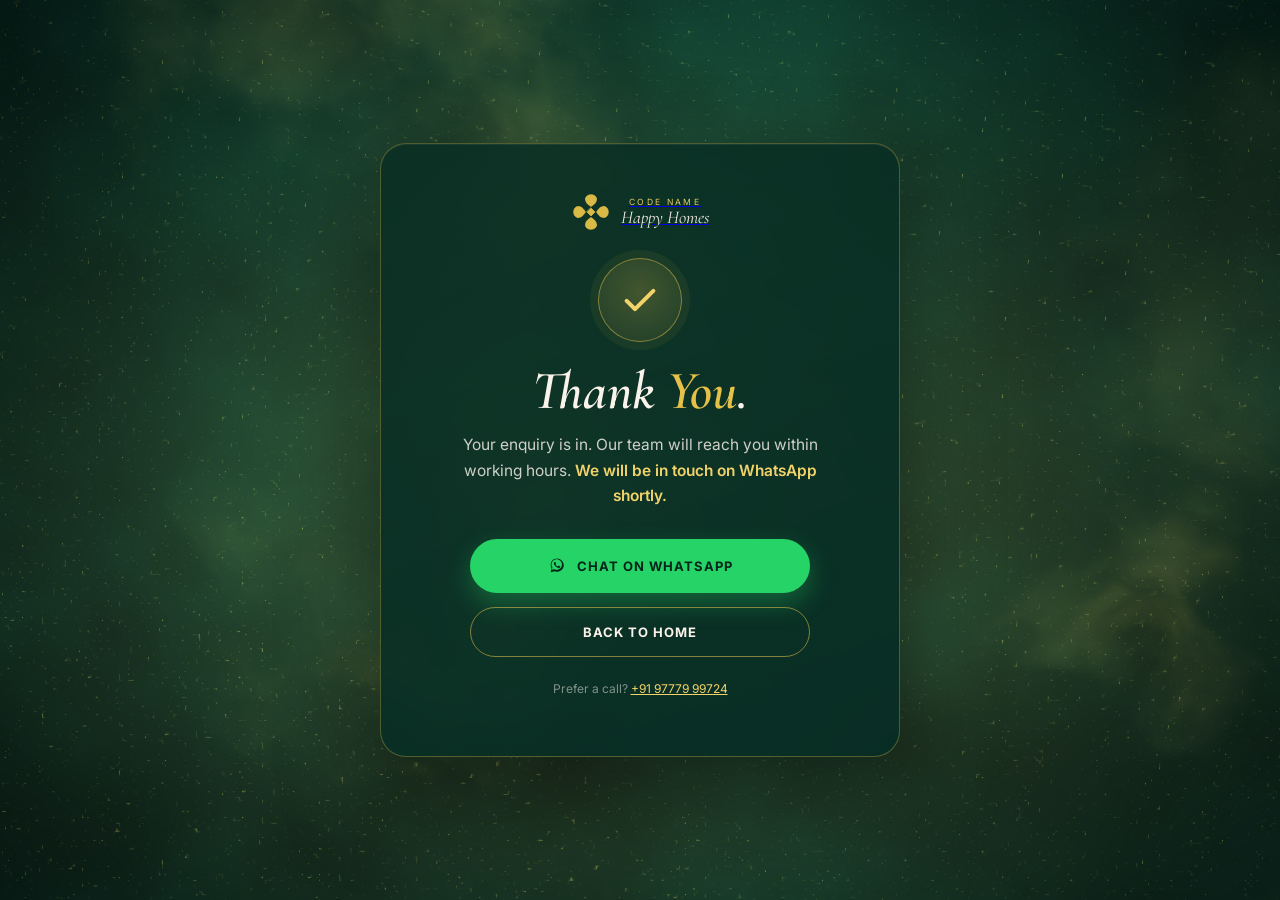
<file: thank-you.html>
<!DOCTYPE html>
<html lang="en">
<head>
  <meta charset="UTF-8" />
  <meta name="viewport" content="width=device-width, initial-scale=1.0" />
  <meta name="theme-color" content="#062c24" />
  <title>Thank You | Happy Homes, Trisulia, Cuttack</title>
  <meta name="description" content="Thank you for your enquiry about Happy Homes, Trisulia. Our team will reach you shortly on WhatsApp." />
  <meta name="robots" content="noindex, follow" />
  <link rel="icon" type="image/svg+xml" href="assets/logo-mark.svg" />
  <link rel="preconnect" href="https://fonts.googleapis.com" />
  <link rel="preconnect" href="https://fonts.gstatic.com" crossorigin />
  <link href="https://fonts.googleapis.com/css2?family=Cormorant+Garamond:ital,wght@0,500;0,600;0,700;1,500;1,600;1,700&family=Inter:wght@300;400;500;600;700&display=swap" rel="stylesheet" />

  <!-- Google Tag Manager -->
  <script>(function(w,d,s,l,i){w[l]=w[l]||[];w[l].push({'gtm.start':
  new Date().getTime(),event:'gtm.js'});var f=d.getElementsByTagName(s)[0],
  j=d.createElement(s),dl=l!='dataLayer'?'&l='+l:'';j.async=true;j.src=
  'https://www.googletagmanager.com/gtm.js?id='+i+dl;f.parentNode.insertBefore(j,f);
  })(window,document,'script','dataLayer','GTM-N7LTN3LF');</script>
  <!-- End Google Tag Manager -->

  <!-- Google tag (gtag.js) -->
  <script async src="https://www.googletagmanager.com/gtag/js?id=G-WT3VBQJMH0"></script>
  <script>
    window.dataLayer = window.dataLayer || [];
    function gtag(){dataLayer.push(arguments);}
    gtag('js', new Date());
    gtag('config', 'G-WT3VBQJMH0', { page_path: '/thank-you' });
  </script>

  <style>
    :root{
      --aubergine:#062c24; --plum:#0d4a3a; --plum-2:#082e23;
      --gold:#e6c14a; --gold-2:#f2d36a; --cream:#faf3eb;
      --wa:#25d366; --wa-2:#1ebe5b;
      --f-display:'Cormorant Garamond',Georgia,serif;
      --f-body:'Inter',system-ui,-apple-system,sans-serif;
      --ease:cubic-bezier(.22,1,.36,1);
    }
    *,*::before,*::after{box-sizing:border-box;}
    html,body{height:100%;}
    body{
      margin:0; font-family:var(--f-body); color:var(--cream);
      background:var(--aubergine);
      min-height:100vh; display:grid; place-items:center;
      padding:24px; position:relative; overflow:hidden;
      -webkit-font-smoothing:antialiased;
    }
    /* WebGL aurora canvas sits behind everything */
    #aurora{position:fixed; inset:0; width:100%; height:100%; z-index:0; display:block;}
    .glow-fallback{position:fixed; inset:0; z-index:0;
      background:
        radial-gradient(60% 55% at 50% 0%, rgba(230,193,74,.18), transparent 60%),
        radial-gradient(50% 50% at 85% 90%, rgba(13,74,58,.9), transparent 60%),
        radial-gradient(40% 40% at 10% 100%, rgba(230,193,74,.10), transparent 60%),
        linear-gradient(180deg,#083127,#062c24);
    }
    .card{
      position:relative; z-index:2; width:100%; max-width:520px;
      background:linear-gradient(160deg, rgba(9,46,35,.86), rgba(6,44,36,.92));
      border:1px solid rgba(230,193,74,.32);
      border-radius:26px; padding:48px 40px;
      text-align:center;
      box-shadow:0 40px 90px rgba(0,0,0,.5), inset 0 1px 0 rgba(250,243,235,.06);
      -webkit-backdrop-filter:blur(10px); backdrop-filter:blur(10px);
      animation:rise .7s var(--ease) both;
    }
    @keyframes rise{from{opacity:0; transform:translateY(18px) scale(.98);} to{opacity:1; transform:none;}}
    .brand{display:inline-flex; align-items:center; gap:10px; margin-bottom:26px; opacity:.95;}
    .brand img{width:40px; height:40px;}
    .brand span{font-family:var(--f-display); font-style:italic; font-size:18px; color:var(--cream); line-height:1;}
    .brand small{display:block; font-family:var(--f-body); font-style:normal; font-size:8.5px; letter-spacing:.28em; text-transform:uppercase; color:var(--gold-2); margin-bottom:2px;}
    .check{
      width:84px; height:84px; margin:0 auto 22px; border-radius:50%;
      display:grid; place-items:center;
      background:radial-gradient(circle at 50% 40%, rgba(230,193,74,.25), rgba(230,193,74,.08));
      border:1px solid rgba(230,193,74,.5);
      box-shadow:0 0 0 8px rgba(230,193,74,.06);
    }
    .check svg{width:40px; height:40px;}
    .check svg path{stroke-dasharray:40; stroke-dashoffset:40; animation:draw .7s .35s var(--ease) forwards;}
    @keyframes draw{to{stroke-dashoffset:0;}}
    h1{
      font-family:var(--f-display); font-weight:600; font-style:italic;
      font-size:clamp(38px,7vw,54px); line-height:1; margin:0 0 14px;
      color:var(--cream);
    }
    h1 em{color:var(--gold); font-style:italic;}
    .lead{font-size:15.5px; line-height:1.65; color:rgba(250,243,235,.82); max-width:400px; margin:0 auto 30px;}
    .lead b{color:var(--gold-2); font-weight:600;}
    .actions{display:flex; flex-direction:column; gap:14px; max-width:340px; margin:0 auto;}
    .btn{
      display:inline-flex; align-items:center; justify-content:center; gap:10px;
      padding:16px 24px; border-radius:999px; font-weight:700;
      font-size:13px; letter-spacing:.08em; text-transform:uppercase;
      border:1.6px solid transparent; cursor:pointer; text-decoration:none;
      transition:transform .2s var(--ease), box-shadow .25s var(--ease), background .25s var(--ease);
    }
    .btn:hover{transform:translateY(-2px);}
    .btn--wa{background:var(--wa); color:#03251a; box-shadow:0 10px 26px rgba(37,211,102,.32);}
    .btn--wa:hover{background:var(--wa-2); box-shadow:0 14px 32px rgba(37,211,102,.42);}
    .btn--home{background:transparent; color:var(--cream); border-color:rgba(230,193,74,.55);}
    .btn--home:hover{background:rgba(230,193,74,.12); border-color:var(--gold);}
    .note{margin-top:24px; font-size:12px; color:rgba(250,243,235,.5);}
    .note a{color:var(--gold-2);}
    @media (max-width:480px){ .card{padding:38px 24px;} }
    @media (prefers-reduced-motion:reduce){
      .card,.check svg path{animation:none !important; opacity:1 !important; transform:none !important; stroke-dashoffset:0 !important;}
    }
  </style>
</head>
<body>
  <!-- Google Tag Manager (noscript) -->
  <noscript><iframe src="https://www.googletagmanager.com/ns.html?id=GTM-N7LTN3LF" height="0" width="0" style="display:none;visibility:hidden"></iframe></noscript>

  <div class="glow-fallback" aria-hidden="true"></div>
  <canvas id="aurora" aria-hidden="true"></canvas>

  <main class="card" role="main">
    <a class="brand" href="index.html" aria-label="Happy Homes home">
      <img src="assets/logo-mark.svg" alt="" />
      <span><small>Code Name</small>Happy Homes</span>
    </a>

    <div class="check" aria-hidden="true">
      <svg viewBox="0 0 24 24" fill="none" stroke="#f2d36a" stroke-width="2.4" stroke-linecap="round" stroke-linejoin="round"><path d="M4 12.5l5 5L20 6.5"/></svg>
    </div>

    <h1>Thank <em>You</em>.</h1>
    <p class="lead" id="leadMsg">Your enquiry is in. Our team will reach you within working hours. <b id="broLine">Your brochure has started downloading.</b></p>

    <div class="actions">
      <a class="btn btn--wa" id="waBtn" href="https://wa.me/919777999724" target="_blank" rel="noopener">
        <svg viewBox="0 0 32 32" width="20" height="20" aria-hidden="true"><path fill="currentColor" d="M16.04 4C10.42 4 5.86 8.56 5.86 14.18c0 1.98.55 3.83 1.51 5.42L6 26l6.6-1.73a10.12 10.12 0 004.04.82h.01c5.62 0 10.18-4.56 10.18-10.18 0-2.72-1.06-5.27-2.98-7.19A10.13 10.13 0 0016.04 4zm0 18.55h-.01a8.4 8.4 0 01-4.29-1.18l-.31-.18-3.82 1 1.02-3.72-.2-.32a8.37 8.37 0 01-1.28-4.46c0-4.62 3.76-8.38 8.39-8.38 2.24 0 4.34.87 5.93 2.45a8.36 8.36 0 012.46 5.93c0 4.62-3.76 8.38-8.39 8.38zm4.6-6.27c-.25-.13-1.49-.74-1.72-.82-.23-.08-.4-.13-.57.13-.17.25-.65.82-.8.99-.15.17-.3.19-.55.06-.25-.13-1.06-.39-2.02-1.25-.75-.67-1.25-1.49-1.4-1.74-.15-.25-.02-.39.11-.51.11-.11.25-.3.38-.45.13-.15.17-.25.25-.42.08-.17.04-.32-.02-.45-.06-.13-.57-1.38-.78-1.88-.2-.49-.41-.43-.57-.43h-.49c-.17 0-.45.06-.68.32-.23.25-.89.87-.89 2.13 0 1.25.91 2.46 1.04 2.63.13.17 1.79 2.74 4.34 3.85.61.26 1.08.42 1.45.54.61.19 1.16.17 1.6.1.49-.07 1.49-.61 1.7-1.2.21-.59.21-1.09.15-1.2-.07-.11-.23-.17-.48-.3z"/></svg>
        Chat on WhatsApp
      </a>
      <a class="btn btn--home" href="index.html">Back to Home</a>
    </div>

    <p class="note">Prefer a call? <a href="tel:+919777999724">+91 97779 99724</a></p>
  </main>

  <script>
    /* ---- Pull the WhatsApp link + brochure flag stashed by the form on the previous page ---- */
    (function(){
      var data = {};
      try { data = JSON.parse(sessionStorage.getItem('chh_lead') || '{}'); } catch(e){}
      var waBtn = document.getElementById('waBtn');
      if (data.wa && waBtn) waBtn.href = data.wa;

      /* Fire GA4 conversion event (in addition to the /thank-you pageview) */
      try {
        window.dataLayer = window.dataLayer || [];
        window.dataLayer.push({ event: 'generate_lead', form_source: data.source || 'unknown', currency: 'INR', value: 1 });
        if (typeof gtag === 'function') {
          gtag('event', 'generate_lead', { form_source: data.source || 'unknown', currency: 'INR', value: 1 });
        }
      } catch(e){}

      /* Brochure download happens here so the file is not interrupted by the redirect */
      var broLine = document.getElementById('broLine');
      if (data.brochure) {
        try {
          var a = document.createElement('a');
          a.href = 'assets/brochure.pdf';
          a.download = 'Happy-Homes-Brochure.pdf';
          a.rel = 'noopener';
          document.body.appendChild(a);
          setTimeout(function(){ a.click(); setTimeout(function(){ a.remove(); }, 400); }, 600);
        } catch(e){}
      } else if (broLine) {
        broLine.textContent = 'We will be in touch on WhatsApp shortly.';
      }

      /* clear so a refresh does not re-download */
      try { sessionStorage.removeItem('chh_lead'); } catch(e){}
    })();

    /* ---------- Lightweight WebGL aurora (no libraries) ---------- */
    (function(){
      var reduce = window.matchMedia && window.matchMedia('(prefers-reduced-motion: reduce)').matches;
      var canvas = document.getElementById('aurora');
      var gl = null;
      try { gl = canvas.getContext('webgl') || canvas.getContext('experimental-webgl'); } catch(e){}
      if (!gl) { canvas.style.display = 'none'; return; }

      var vs = 'attribute vec2 p; void main(){ gl_Position = vec4(p,0.0,1.0); }';
      var fs = [
        'precision highp float;',
        'uniform vec2 u_res; uniform float u_time;',
        // smooth value noise
        'float hash(vec2 p){ return fract(sin(dot(p, vec2(127.1,311.7)))*43758.5453); }',
        'float noise(vec2 p){ vec2 i=floor(p); vec2 f=fract(p); vec2 u=f*f*(3.0-2.0*f);',
        '  return mix(mix(hash(i),hash(i+vec2(1.0,0.0)),u.x), mix(hash(i+vec2(0.0,1.0)),hash(i+vec2(1.0,1.0)),u.x), u.y); }',
        'float fbm(vec2 p){ float v=0.0; float a=0.5; for(int i=0;i<6;i++){ v+=a*noise(p); p=p*2.02+vec2(1.7,9.2); a*=0.5; } return v; }',
        'void main(){',
        '  vec2 uv = gl_FragCoord.xy / u_res.xy;',
        '  vec2 q = uv; q.x *= u_res.x/u_res.y;',
        '  float t = u_time*0.06;',
        '  float f = fbm(q*1.9 + vec2(t*0.6, -t*0.35));',
        '  float g = fbm(q*2.8 + f*1.4 - vec2(t*0.5, t*0.75));',
        '  vec3 deep = vec3(0.018,0.098,0.078);',
        '  vec3 green = vec3(0.05,0.29,0.227);',
        '  vec3 gold = vec3(0.955,0.805,0.34);',
        '  vec3 col = mix(deep, green, smoothstep(0.18,0.95,f));',
        '  float ribbon = smoothstep(0.5,0.96,g) * (0.55 + 0.45*sin(u_time*0.38 + uv.y*6.0 + f*4.0));',
        '  col += gold * ribbon * 0.55;',
        '  float d = length(uv - vec2(0.5,0.42));',
        '  col += gold * smoothstep(0.8,0.0,d) * 0.16;',
        '  float spk = pow(noise(uv*u_res.xy*0.35 + u_time*2.0), 22.0);',
        '  col += gold * spk * 0.4;',
        '  col *= 0.5 + 0.62*smoothstep(1.2,0.12,d);',
        '  gl_FragColor = vec4(col,1.0);',
        '}'
      ].join('\n');

      function sh(type, src){ var s=gl.createShader(type); gl.shaderSource(s,src); gl.compileShader(s); return s; }
      var prog = gl.createProgram();
      gl.attachShader(prog, sh(gl.VERTEX_SHADER, vs));
      gl.attachShader(prog, sh(gl.FRAGMENT_SHADER, fs));
      gl.linkProgram(prog);
      if (!gl.getProgramParameter(prog, gl.LINK_STATUS)) { canvas.style.display='none'; return; }
      gl.useProgram(prog);

      var buf = gl.createBuffer();
      gl.bindBuffer(gl.ARRAY_BUFFER, buf);
      gl.bufferData(gl.ARRAY_BUFFER, new Float32Array([-1,-1, 3,-1, -1,3]), gl.STATIC_DRAW);
      var loc = gl.getAttribLocation(prog, 'p');
      gl.enableVertexAttribArray(loc);
      gl.vertexAttribPointer(loc, 2, gl.FLOAT, false, 0, 0);
      var uRes = gl.getUniformLocation(prog, 'u_res');
      var uTime = gl.getUniformLocation(prog, 'u_time');

      function resize(){
        var dpr = Math.min(window.devicePixelRatio || 1, 1.5);
        canvas.width = Math.floor(innerWidth * dpr);
        canvas.height = Math.floor(innerHeight * dpr);
        gl.viewport(0,0,canvas.width,canvas.height);
      }
      window.addEventListener('resize', resize); resize();

      var start = performance.now();
      function frame(now){
        var t = (now - start)/1000;
        gl.uniform2f(uRes, canvas.width, canvas.height);
        gl.uniform1f(uTime, t);
        gl.drawArrays(gl.TRIANGLES, 0, 3);
        if (!reduce) requestAnimationFrame(frame);
      }
      requestAnimationFrame(frame);
    })();
  </script>
</body>
</html>
</file>
<file: styles.css>
/* =========================================================
   HAPPY HOMES, Trisulia
   Quirky editorial theme: emerald green + gold + cream.
   ========================================================= */
:root {
  --pink:        #e6c14a;
  --pink-2:      #c8a233;
  --pink-3:      #a88a25;
  --pink-soft:   rgba(230, 193, 74, 0.10);
  --pink-line:   rgba(230, 193, 74, 0.45);
  --peach:       #d8c690;
  --peach-2:     #b8a575;
  --peach-soft:  #e8d9a8;
  --rose:        #b9a155;
  --plum:        #0d4a3a;
  --plum-2:      #082e23;
  --aubergine:   #062c24;
  --cream:       #faf3eb;
  --cream-2:     #f5e8d8;
  --cream-3:     #efddc4;
  --gold:        #e6c14a;
  --gold-2:      #f2d36a;
  --red:         #a62732;
  --wa:          #25d366;
  --text-dark:   #062c24;
  --text-mid:    rgba(6, 44, 36, 0.72);
  --text-mute-d: rgba(6, 44, 36, 0.50);
  --text-light:  #faf3eb;
  --text-dim-l:  rgba(250, 243, 235, 0.80);
  --text-mute-l: rgba(250, 243, 235, 0.55);
  --line-d:      rgba(6, 44, 36, 0.14);
  --line-l:      rgba(250, 243, 235, 0.18);
  --f-display:   'Cormorant Garamond', 'Times New Roman', serif;
  --f-body:      'Inter', system-ui, -apple-system, sans-serif;
  --f-hand:      'Caveat', 'Brush Script MT', cursive;
  --radius:      14px;
  --radius-lg:   22px;
  --ease:        cubic-bezier(0.22, 1, 0.36, 1);
  --container:   1280px;
}

/* Base */
*, *::before, *::after { box-sizing: border-box; }
html { scroll-behavior: smooth; -webkit-text-size-adjust: 100%; }
body { margin:0; background: var(--aubergine); color: var(--text-light); font-family: var(--f-body); font-size:16px; line-height:1.6; overflow-x:hidden; -webkit-font-smoothing:antialiased; }
body.is-locked { overflow: hidden; }
img, svg, video { display: block; max-width: 100%; }
a { color: inherit; text-decoration: none; }
button { font: inherit; color: inherit; background: none; border: 0; cursor: pointer; }
input, select, textarea { font: inherit; color: inherit; }
h1, h2, h3, h4 { margin: 0; font-weight: 500; letter-spacing: -0.01em; line-height: 1.08; }
p { margin: 0; }
ul, ol { margin: 0; padding: 0; list-style: none; }
em { font-style: italic; color: var(--pink); font-family: var(--f-display); font-weight: 500; }
.script { font-family: var(--f-hand); color: var(--pink); font-size: 1.18em; font-style: normal; font-weight: 700; }
::selection { background: var(--pink); color: var(--cream); }
.container { max-width: var(--container); margin: 0 auto; padding: 0 28px; position: relative; }

/* PRELOADER (logo fills 0-100%) - kept from previous build */
.preloader {
  position: fixed; inset: 0; z-index: 10000;
  background: var(--aubergine);
  display: grid; place-items: center;
  transition: opacity .8s ease, visibility .8s ease;
}
.preloader.is-done { opacity: 0; visibility: hidden; }
.preloader__stage { text-align: center; color: var(--text-light); }
.preloader__logo {
  position: relative;
  width: 120px; height: 120px;
  margin: 0 auto 24px;
}
.preloader__logo-ghost,
.preloader__logo-fill {
  position: absolute; inset: 0; width: 100%; height: 100%;
}
.preloader__logo-ghost { opacity: 0.18; filter: grayscale(1); }
.preloader__logo-fill {
  clip-path: inset(100% 0 0 0);
  transition: clip-path .15s linear;
  filter: drop-shadow(0 6px 18px rgba(230, 193, 74, 0.45));
}
.preloader__bar { width: 220px; height: 2px; background: rgba(245,239,226,0.18); border-radius: 999px; margin: 0 auto 16px; overflow: hidden; }
.preloader__bar span { display: block; height: 100%; width: 0%; background: linear-gradient(90deg, var(--gold-2), var(--gold)); transition: width .15s linear; }
.preloader__count { font-size: clamp(36px, 7vw, 56px); font-weight: 300; letter-spacing: -0.03em; color: var(--text-light); }
.preloader__caption { margin-top: 10px; font-family: var(--f-display); font-style: italic; color: var(--gold-2); font-size: 16px; letter-spacing: 0.06em; }

/* NAV */
.nav {
  position: fixed; top: 0; left: 0; right: 0; z-index: 100;
  display: flex; align-items: center; justify-content: space-between;
  padding: 12px 24px;
  background: rgba(250, 243, 235, 0);
  transition: background .35s var(--ease), padding .35s var(--ease), border-color .35s var(--ease), color .35s var(--ease);
  border-bottom: 1px solid transparent;
  color: var(--text-light);
}
.nav.is-scrolled {
  background: rgba(250, 243, 235, 0.96);
  -webkit-backdrop-filter: blur(12px); backdrop-filter: blur(12px);
  padding: 8px 24px;
  border-bottom-color: var(--line-d);
  color: var(--text-dark);
}
.nav__brand { display: flex; align-items: center; gap: 12px; }
.nav__metro { width: 64px; height: auto; color: inherit; }
.nav__divider { display: inline-block; width: 1px; height: 32px; background: currentColor; opacity: 0.3; }
.nav__hh { width: 36px; height: 36px; }
.nav__brand-text { font-family: var(--f-display); font-size: 19px; line-height: 1.05; }
.nav__brand-text small { display: block; font-family: var(--f-body); font-size: 9px; letter-spacing: 0.26em; text-transform: uppercase; opacity: 0.7; margin-bottom: 2px; }
.nav__menu { display: flex; gap: 24px; }
.nav__menu a { position: relative; font-size: 13px; letter-spacing: 0.08em; padding: 6px 0; opacity: 0.85; transition: opacity .2s, color .2s; font-weight: 500; }
.nav__menu a:hover { opacity: 1; color: var(--pink); }
.nav__menu a::after { content: ''; position: absolute; left: 0; bottom: 0; height: 2px; width: 0; background: var(--pink); transition: width .3s var(--ease); }
.nav__menu a:hover::after { width: 100%; }
.nav__cta { color: var(--cream); }

.nav__toggle { display: none; width: 44px; height: 44px; position: relative; }
.nav__toggle span { position: absolute; left: 12px; right: 12px; height: 1.8px; background: currentColor; transition: transform .3s var(--ease), top .3s var(--ease); }
.nav__toggle span:nth-child(1) { top: 18px; }
.nav__toggle span:nth-child(2) { top: 26px; }
.nav__toggle.is-open span:nth-child(1) { top: 22px; transform: rotate(45deg); }
.nav__toggle.is-open span:nth-child(2) { top: 22px; transform: rotate(-45deg); }

/* BUTTONS */
.btn {
  position: relative;
  display: inline-flex; align-items: center; justify-content: center; gap: 10px;
  padding: 13px 22px;
  font-size: 12px; letter-spacing: 0.14em; text-transform: uppercase; font-weight: 700;
  border: 1.5px solid currentColor;
  border-radius: 999px;
  background: transparent; color: var(--text-dark);
  transition: transform .2s var(--ease), background .25s var(--ease), border-color .25s var(--ease), color .25s var(--ease), box-shadow .25s var(--ease);
  -webkit-appearance: none;
}
.btn:hover { transform: translateY(-2px); }
.btn:active { transform: translateY(0); }
.btn svg { transition: transform .25s var(--ease); flex-shrink: 0; }
.btn:hover svg { transform: translateX(3px); }
.btn--sm { padding: 9px 16px; font-size: 11px; }
.btn--block { width: 100%; }
.btn:disabled { opacity: 0.6; pointer-events: none; }

.btn--pink { background: var(--gold); border-color: var(--gold); color: var(--aubergine); font-weight:700; }
.btn--pink:hover { background: var(--gold-2); border-color: var(--gold-2); box-shadow: 0 8px 22px rgba(230,193,74,0.35); }
.btn--outline { background: transparent; border-color: var(--pink); color: var(--pink); }
.btn--outline:hover { background: var(--pink-soft); }
.btn--ghost { border-color: rgba(255,255,255,0.4); }

.btn--pulse {
  box-shadow: 0 0 0 0 rgba(230, 193, 74, 0.30);
  animation: pulseGlow 2.2s var(--ease) infinite;
}
.btn--pulse::after {
  content: ''; position: absolute; inset: 0; border-radius: 999px;
  border: 2px solid rgba(230, 193, 74, 0.30);
  animation: pulseRing 2.2s var(--ease) infinite;
  pointer-events: none;
}
@keyframes pulseGlow {
  0% { box-shadow: 0 0 0 0 rgba(230, 193, 74, 0.30); }
  60% { box-shadow: 0 0 0 14px rgba(230, 193, 74, 0.30); }
  100% { box-shadow: 0 0 0 0 rgba(230, 193, 74, 0.30); }
}
@keyframes pulseRing {
  0% { transform: scale(1); opacity: 0.7; }
  100% { transform: scale(1.25); opacity: 0; }
}
@keyframes pulseDot {
  0% { box-shadow: 0 0 0 0 rgba(230, 193, 74, 0.30); }
  70% { box-shadow: 0 0 0 12px rgba(230, 193, 74, 0.30); }
  100% { box-shadow: 0 0 0 0 rgba(230, 193, 74, 0.30); }
}

/* SECTION HEADS */
.eyebrow {
  display: inline-flex; align-items: center; gap: 10px;
  font-size: 11px; letter-spacing: 0.28em; text-transform: uppercase;
  color: var(--pink); margin-bottom: 14px; font-weight: 700;
}
.eyebrow::before { content: ''; width: 28px; height: 1.5px; background: var(--pink); }
.section-head { margin-bottom: 48px; max-width: 880px; }
.section-head h2 {
  font-family: var(--f-display);
  font-style: italic;
  font-weight: 500;
  font-size: clamp(36px, 5.4vw, 72px);
  letter-spacing: -0.015em;
  line-height: 1.02;
  color: var(--plum);
}
.section-sub { color: var(--text-mid); font-size: 16px; margin-top: 14px; max-width: 620px; }

/* HERO */




/* Floral stickers */
.hero__sticker {
  position: absolute; pointer-events: none;
  width: 60px; height: 60px;
  background: radial-gradient(circle at 50% 50%, var(--pink) 22%, transparent 24%),
              radial-gradient(circle at 50% 18%, var(--gold-2) 8%, transparent 9%),
              radial-gradient(circle at 18% 50%, var(--gold-2) 8%, transparent 9%),
              radial-gradient(circle at 82% 50%, var(--gold-2) 8%, transparent 9%),
              radial-gradient(circle at 50% 82%, var(--gold-2) 8%, transparent 9%);
  opacity: 0.55;
  filter: drop-shadow(0 4px 8px rgba(0,0,0,0.3));
  animation: float 6s var(--ease) infinite;
}
.hero__sticker--1 { top: 18%; right: 8%; transform: rotate(-12deg); }
.hero__sticker--2 { top: 60%; right: 38%; width: 38px; height: 38px; transform: rotate(20deg); animation-delay: 1.5s; }
.hero__sticker--3 { top: 28%; left: 6%; width: 48px; height: 48px; transform: rotate(-25deg); animation-delay: 3s; }
@keyframes float {
  0%, 100% { transform: translateY(0) rotate(var(--r, 0deg)); }
  50% { transform: translateY(-12px) rotate(var(--r, 0deg)); }
}

.hero__inner {
  position: relative;
  max-width: var(--container);
  margin: 0 auto; width: 100%;
  display: grid;
  grid-template-columns: 1.05fr 460px;
  gap: 48px;
  align-items: center;
  color: var(--text-light);
}
.hero__eyebrow {
  display: inline-flex; align-items: center; gap: 10px;
  font-size: 11px; letter-spacing: 0.3em; text-transform: uppercase;
  padding: 8px 14px;
  border: 1px solid var(--pink-line); border-radius: 999px;
  background: rgba(0, 0, 0, 0.35);
  -webkit-backdrop-filter: blur(6px); backdrop-filter: blur(6px);
  margin-bottom: 22px;
}
.hero__eyebrow .dot { width: 8px; height: 8px; background: var(--pink); border-radius: 50%; animation: pulseDot 2.4s var(--ease) infinite; }

.hero__hand { font-family: var(--f-hand); color: var(--pink); font-weight: 700; font-style: normal; font-size: 0.42em; letter-spacing: 0.02em; display: inline-block; transform: rotate(-3deg); margin-bottom: 6px; }
.hero__title {
  font-family: var(--f-display);
  font-weight: 500;
  font-style: italic;
  font-size: clamp(48px, 8vw, 120px);
  line-height: 0.92;
  letter-spacing: -0.025em;
  text-shadow: 0 4px 24px rgba(0,0,0,0.5);
  margin-bottom: 18px;
}
.hero__title em {
  background: linear-gradient(180deg, var(--pink), var(--pink-2));
  -webkit-background-clip: text; -webkit-text-fill-color: transparent;
  background-clip: text;
}
.hero__sub { max-width: 540px; font-size: 17px; color: var(--text-dim-l); text-shadow: 0 2px 8px rgba(0,0,0,0.45); margin-bottom: 20px; }

.hero__price {
  display: inline-flex; align-items: baseline; gap: 8px;
  padding: 12px 18px 12px 14px;
  background: linear-gradient(135deg, #e6c14a 0%, #f2d36a 100%);
  color: #062c24; border-radius: 14px;
  margin-bottom: 22px;
  box-shadow: 0 12px 32px rgba(230, 193, 74, 0.35);
}
.hero__price span { font-size: 11px; letter-spacing: 0.2em; text-transform: uppercase; opacity: 0.85; font-weight: 600; }
.hero__price b { font-family: var(--f-display); font-size: clamp(28px, 3.6vw, 40px); font-weight: 600; }
.hero__price b i { font-style: normal; font-size: 0.55em; vertical-align: super; opacity: 0.8; }
.hero__price small { font-size: 12px; opacity: 0.85; font-weight: 600; }

.hero__chips { display: flex; flex-wrap: wrap; gap: 18px 28px; margin-bottom: 24px; }
.hero__chips li { display: flex; flex-direction: column; }
.hero__chips b { font-family: var(--f-display); font-size: 22px; font-weight: 600; }
.hero__chips span { font-size: 10px; letter-spacing: 0.22em; text-transform: uppercase; color: var(--text-mute-l); margin-top: 2px; }

.hero__actions { display: flex; gap: 12px; flex-wrap: wrap; }
.hero__actions .btn--outline { color: #fff; border-color: rgba(255,255,255,0.7); }
.hero__actions .btn--outline:hover { background: rgba(255,255,255,0.1); }

/* LEAD CARD */
.lead-card {
  background: var(--aubergine);
  border-radius: var(--radius-lg);
  padding: 26px 26px 22px;
  position: relative;
  box-shadow: 0 30px 70px rgba(0, 0, 0, 0.45);
  color: var(--text-dark);
  border: 3px solid var(--pink);
}
.lead-card__pill {
  position: absolute;
  top: -14px; left: 24px;
  background: var(--pink);
  color: #fff;
  font-size: 10px; letter-spacing: 0.22em; text-transform: uppercase; font-weight: 700;
  padding: 6px 12px; border-radius: 999px;
}
.lead-card h2 {
  font-family: var(--f-display);
  font-weight: 600; font-style: italic;
  font-size: 26px; color: var(--plum);
  margin-bottom: 6px; letter-spacing: -0.01em;
}
.lead-card h2 em { color: var(--pink); }
.lead-card > p { color: var(--text-mid); font-size: 13px; line-height: 1.55; margin-bottom: 16px; }
.lead-form { display: grid; grid-template-columns: 1fr 1fr; gap: 12px 14px; }
.lead-form .field--full { grid-column: 1 / -1; }
.lead-form .btn { grid-column: 1 / -1; margin-top: 6px; }
.lead-form__note { grid-column: 1 / -1; font-size: 10.5px; color: var(--text-mute-d); line-height: 1.5; text-align: center; }
.lead-form__success { text-align: center; padding: 12px 0; display: flex; flex-direction: column; align-items: center; gap: 10px; color: var(--text-dark); }
.lead-form__success svg { color: var(--pink); padding: 14px; border: 1px solid var(--pink-line); border-radius: 50%; background: var(--pink-soft); }
.lead-form__success h3 { font-family: var(--f-display); font-style: italic; font-size: 28px; font-weight: 600; color: var(--plum); }
.lead-form__success p { color: var(--text-mid); font-size: 14px; max-width: 320px; }

/* FIELDS */
.field { display: flex; flex-direction: column; gap: 6px; }
.field label { font-size: 10px; letter-spacing: 0.18em; text-transform: uppercase; color: var(--text-mute-d); font-weight: 700; }
.field label span { color: var(--pink); margin-left: 2px; }
.field input, .field select, .field textarea {
  background: transparent; border: 0;
  border-bottom: 1.5px solid rgba(31, 41, 36, 0.18);
  padding: 10px 0; font-size: 15px; color: var(--text-dark);
  outline: none; width: 100%; border-radius: 0;
  transition: border-color .25s var(--ease);
  font-family: var(--f-body);
}
.field input:focus, .field select:focus, .field textarea:focus { border-bottom-color: var(--pink); }
.field input::placeholder, .field textarea::placeholder { color: rgba(31,41,36,0.36); }
.field select {
  appearance: none; -webkit-appearance: none;
  background-image: url("data:image/svg+xml;utf8,<svg xmlns='http://www.w3.org/2000/svg' width='14' height='14' viewBox='0 0 24 24' fill='none' stroke='%23e6356f' stroke-width='2'><path d='M6 9l6 6 6-6'/></svg>");
  background-repeat: no-repeat;
  background-position: right center;
  padding-right: 24px;
}
.field select option { background: #fff; color: var(--text-dark); }
.field input.is-invalid, .field select.is-invalid { border-bottom-color: #d8443d; }

/* MARQUEE */
.marquee { background: var(--pink); color: #fff; overflow: hidden; padding: 14px 0; border-top: 3px solid var(--plum); border-bottom: 3px solid var(--plum); }
.marquee__track { display: inline-flex; align-items: center; gap: 24px; white-space: nowrap; font-family: var(--f-display); font-style: italic; font-size: clamp(22px, 3vw, 36px); animation: marquee 32s linear infinite; font-weight: 500; }
.marquee__track i { display: inline-block; width: 8px; height: 8px; border: 1.5px solid var(--gold); transform: rotate(45deg); flex-shrink: 0; }
@keyframes marquee { from { transform: translateX(0); } to { transform: translateX(-50%); } }

/* LEGACY (emerald background) */
.legacy { background: var(--plum); color: var(--text-light); padding: 100px 0 80px; position: relative; overflow: hidden; }
.legacy::before { content: ''; position: absolute; top: 8%; right: -6%; width: 280px; height: 280px; border-radius: 50%; background: radial-gradient(circle, var(--pink) 0%, transparent 70%); opacity: 0.25; pointer-events: none; }
.legacy__head h2 { color: var(--text-light); }
.legacy__head .script { color: var(--pink); }
.legacy__head em { color: var(--pink); }
.legacy__small { font-family: var(--f-body); font-size: 0.4em; letter-spacing: 0.32em; text-transform: uppercase; color: var(--gold-2); display: block; margin-top: 8px; font-style: normal; font-weight: 600; }
.legacy__timeline { display: grid; grid-template-columns: repeat(5, 1fr); gap: 16px; margin: 40px 0 30px; }
.legacy__timeline li { padding: 24px 18px; border: 1px solid var(--line-l); border-radius: var(--radius); background: var(--aubergine); position: relative; }
.legacy__timeline li::after { content: ''; position: absolute; bottom: -1px; left: 0; height: 2px; width: 30%; background: var(--pink); }
.legacy__timeline b { font-family: var(--f-display); font-style: italic; font-weight: 600; font-size: clamp(34px, 4vw, 56px); color: var(--gold-2); line-height: 1; display: block; }
.legacy__timeline span { font-size: 11px; letter-spacing: 0.2em; text-transform: uppercase; color: var(--text-dim-l); margin-top: 8px; display: block; }
.legacy__copy { color: var(--text-dim-l); font-size: 17px; max-width: 760px; line-height: 1.7; }

/* ABOUT */
.about { padding: 110px 0; background: var(--aubergine); }
.about__head { max-width: 980px; margin-bottom: 44px; }
.about__layout { display: grid; grid-template-columns: 1.4fr 1fr; gap: 52px; align-items: start; }
.about__body p { color: var(--text-mid); font-size: 17px; margin-bottom: 16px; }
.about__body p:last-child { margin-bottom: 0; }
.about__facts { background: var(--plum); color: var(--text-light); border-radius: var(--radius-lg); padding: 24px 26px; }
.about__facts li { display: flex; justify-content: space-between; align-items: baseline; padding: 12px 0; border-bottom: 1px solid var(--line-l); gap: 16px; }
.about__facts li:last-child { border-bottom: 0; }
.about__facts span { font-size: 11px; letter-spacing: 0.22em; text-transform: uppercase; color: var(--text-mute-l); }
.about__facts b { font-family: var(--f-display); font-style: italic; font-size: 18px; font-weight: 600; color: var(--gold-2); text-align: right; }

/* GALLERY CAROUSEL */
.gallery { padding: 110px 0; background: var(--plum-2); }
.carousel { position: relative; margin-top: 28px; }
.carousel__track { display: flex; overflow-x: auto; scroll-snap-type: x mandatory; gap: 16px; padding: 4px 28px 24px; scrollbar-width: thin; }
.carousel__track::-webkit-scrollbar { height: 8px; }
.carousel__track::-webkit-scrollbar-thumb { background: var(--pink); border-radius: 4px; }
.carousel__slide { flex: 0 0 calc(50% - 8px); scroll-snap-align: start; border-radius: var(--radius-lg); overflow: hidden; background: var(--plum); margin: 0; position: relative; aspect-ratio: 16/10; }
.carousel__slide img { width: 100%; height: 100%; object-fit: cover; }
.carousel__slide figcaption { position: absolute; left: 0; right: 0; bottom: 0; padding: 18px 22px; background: linear-gradient(180deg, transparent, rgba(184,83,122,0.92)); color: var(--text-light); }
.carousel__slide figcaption b { font-family: var(--f-display); font-style: italic; font-size: 22px; font-weight: 600; display: block; }
.carousel__slide figcaption span { font-size: 13px; opacity: 0.85; }
.carousel__slide--sustain { background: var(--pink); aspect-ratio: 16/10; }
.sustain-card { padding: 36px; color: #fff; height: 100%; display: flex; flex-direction: column; justify-content: center; }
.sustain-card__eyebrow { font-size: 11px; letter-spacing: 0.28em; text-transform: uppercase; opacity: 0.85; font-weight: 700; }
.sustain-card h3 { font-family: var(--f-display); font-style: italic; font-size: 32px; font-weight: 600; margin: 8px 0 18px; }
.sustain-card ul li { padding: 6px 0 6px 18px; position: relative; font-size: 14px; }
.sustain-card ul li::before { content: ''; position: absolute; left: 0; top: 14px; width: 8px; height: 8px; border-radius: 50%; background: var(--gold-2); }
.carousel__nav { position: absolute; top: 50%; transform: translateY(-50%); width: 44px; height: 44px; border-radius: 50%; background: var(--pink); color: #fff; font-size: 20px; z-index: 4; box-shadow: 0 8px 22px rgba(230, 193, 74, 0.30); }
.carousel__nav--prev { left: 8px; }
.carousel__nav--next { right: 8px; }
.carousel__dots { display: flex; justify-content: center; gap: 6px; margin-top: 12px; }
.carousel__dot { width: 8px; height: 8px; border-radius: 50%; background: rgba(184, 83, 122, 0.2); border: 0; transition: all .25s; cursor: pointer; }
.carousel__dot.is-active { background: var(--pink); width: 24px; border-radius: 999px; }

/* TOGGLE */
.toggle { display: inline-flex; padding: 4px; border-radius: 999px; background: var(--plum); margin-bottom: 24px; }
.toggle__btn { padding: 10px 22px; font-size: 12px; letter-spacing: 0.14em; text-transform: uppercase; font-weight: 700; color: var(--text-dim-l); border-radius: 999px; transition: all .25s var(--ease); }
.toggle__btn:hover { color: var(--text-light); }
.toggle__btn.is-active { background: var(--pink); color: #fff; }

/* AMENITIES */
.amenities { padding: 110px 0; background: var(--aubergine); }
.amenities__grid { display: none; grid-template-columns: repeat(4, 1fr); gap: 14px; }
.amenities__grid.is-active { display: grid; }
.amenity-card { background: #fff; border: 1px solid var(--line-d); border-radius: var(--radius); padding: 26px 22px; display: flex; flex-direction: column; gap: 12px; position: relative; transition: transform .3s var(--ease), border-color .3s; }
.amenity-card:hover { transform: translateY(-4px); border-color: var(--pink-line); }
.amenity-card__icon { width: 52px; height: 52px; border-radius: 12px; background: var(--plum); color: var(--gold-2); display: grid; place-items: center; }
.amenity-card__icon svg { width: 26px; height: 26px; }
.amenity-card h3 { font-family: var(--f-display); font-style: italic; font-size: 22px; font-weight: 600; color: var(--plum); }
.amenity-card p { color: var(--text-mid); font-size: 14px; }

/* PLANS (master + typical with toggle) */
.plans { padding: 110px 0; background: var(--plum-2); }
.plans__shell { display: grid; grid-template-columns: 1.3fr 1fr; gap: 36px; align-items: start; }
.plans__left { }
.plans__viewport { position: relative; }
.plans__image { display: none; width: 100%; padding: 0; border: 1px solid var(--line-d); border-radius: var(--radius-lg); background: #fff; overflow: hidden; position: relative; cursor: zoom-in; transition: border-color .25s, transform .25s var(--ease); }
.plans__image.is-active { display: block; }
.plans__image:hover { border-color: var(--pink-line); transform: scale(1.005); }
.plans__image img { width: 100%; height: auto; display: block; }
.plans__zoom { position: absolute; right: 18px; top: 18px; background: var(--pink); color: #fff; font-size: 11px; letter-spacing: 0.16em; text-transform: uppercase; padding: 8px 14px; border-radius: 999px; font-weight: 700; }
.plans__tabs { display: flex; gap: 6px; flex-wrap: wrap; margin-top: 16px; }
.plans__tabs[data-show-on] { display: none; }
.plans__tabs.is-visible { display: flex; }
.plans__tab { padding: 9px 16px; font-size: 11px; letter-spacing: 0.16em; text-transform: uppercase; color: var(--text-mid); border: 1.5px solid var(--line-d); border-radius: 999px; transition: all .25s; font-weight: 700; }
.plans__tab:hover { border-color: var(--pink-line); color: var(--pink); }
.plans__tab.is-active { background: var(--pink); color: #fff; border-color: var(--pink); }

.plans__right { background: var(--plum); color: var(--text-light); border-radius: var(--radius-lg); padding: 32px; position: sticky; top: 90px; }
.plans__detail { display: flex; flex-direction: column; gap: 14px; }
.plans__pill { align-self: flex-start; font-size: 10px; letter-spacing: 0.26em; text-transform: uppercase; padding: 6px 12px; border: 1px solid var(--gold-2); color: var(--gold-2); border-radius: 999px; font-weight: 700; }
.plans__detail h3 { font-family: var(--f-display); font-style: italic; font-weight: 600; font-size: clamp(28px, 3.4vw, 42px); color: var(--text-light); }
.plans__detail p { color: var(--text-dim-l); font-size: 15px; }
.plans__specs { display: grid; grid-template-columns: 1fr 1fr; gap: 0; border-top: 1px solid var(--line-l); margin-top: 6px; }
.plans__specs li { display: flex; justify-content: space-between; align-items: baseline; padding: 12px 0; border-bottom: 1px solid var(--line-l); gap: 10px; }
.plans__specs li:nth-child(odd) { padding-right: 16px; border-right: 1px solid var(--line-l); }
.plans__specs li:nth-child(even) { padding-left: 16px; }
.plans__specs span { font-size: 10px; letter-spacing: 0.18em; text-transform: uppercase; color: var(--text-mute-l); }
.plans__specs b { font-family: var(--f-display); font-style: italic; font-weight: 600; font-size: 18px; color: var(--gold-2); text-align: right; }
.plans__cta { display: flex; flex-direction: column; gap: 10px; margin-top: 22px; }
.plans__cta .btn--outline { color: var(--gold-2); border-color: var(--gold-2); }
.plans__cta .btn--outline:hover { background: rgba(230,193,74,0.12); }

/* PRICING */
.pricing { padding: 110px 0; background: var(--aubergine); }
.price-band { display: grid; grid-template-columns: 1fr 1fr 1.3fr; gap: 12px; }
.price-band__cell { background: #fff; border: 1.5px solid var(--line-d); border-radius: var(--radius); padding: 28px 26px; display: flex; flex-direction: column; gap: 6px; transition: border-color .25s; }
.price-band__cell:hover { border-color: var(--pink-line); }
.price-band__cell span { font-size: 11px; letter-spacing: 0.22em; text-transform: uppercase; color: var(--pink); font-weight: 700; }
.price-band__cell b { font-family: var(--f-display); font-style: italic; font-size: clamp(26px, 2.6vw, 36px); font-weight: 600; color: var(--plum); }
.price-band__cell small { font-size: 12px; color: var(--text-mute-d); }
.price-band__cell--cta { background: var(--plum); color: var(--text-light); border-color: var(--plum); }
.price-band__cell--cta span { color: var(--gold-2); }
.price-band__cell--cta b { color: var(--text-light); }
.price-band__cell--cta small { color: var(--text-dim-l); }
.price-band__cell--cta .btn { align-self: flex-start; margin-top: 8px; }

/* WALKTHROUGH */
.walkthrough { padding: 110px 0; background: var(--plum); color: var(--text-light); }
.walkthrough .section-head h2 { color: var(--text-light); }
.walkthrough .section-head h2 em { color: var(--gold-2); }
.walkthrough__video { margin: 0; border-radius: var(--radius-lg); overflow: hidden; background: #000; border: 1px solid var(--line-l); }
.walkthrough__video video { width: 100%; height: auto; display: block; aspect-ratio: 16/9; object-fit: cover; background: #2b1d2a; }
.walkthrough__video figcaption { padding: 14px 22px; font-size: 12px; color: var(--text-mute-l); background: var(--aubergine); }
.walkthrough__video code { font-family: monospace; color: var(--gold-2); background: rgba(0,0,0,0.3); padding: 1px 6px; border-radius: 4px; }

/* LOCATION */
.location { padding: 110px 0; background: var(--aubergine); }
.distance-band { display: grid; grid-template-columns: repeat(6, 1fr); gap: 10px; margin-bottom: 36px; }
.distance-band li { background: #fff; border: 1px solid var(--line-d); border-radius: var(--radius); padding: 18px 14px; display: flex; flex-direction: column; gap: 4px; }
.distance-band b { font-family: var(--f-display); font-style: italic; font-size: 22px; font-weight: 600; color: var(--pink); line-height: 1; }
.distance-band span { font-size: 11px; letter-spacing: 0.12em; text-transform: uppercase; color: var(--text-mid); }
.location__layout { display: grid; grid-template-columns: 1.1fr 1fr; gap: 28px; }
.location__map { position: relative; border-radius: var(--radius-lg); overflow: hidden; border: 1px solid var(--line-d); min-height: 460px; background: #fff; }
.location__map iframe { width: 100%; height: 100%; border: 0; min-height: 460px; }
.location__map-link { position: absolute; right: 16px; top: 16px; font-size: 11px; letter-spacing: 0.14em; text-transform: uppercase; padding: 10px 14px; background: var(--pink); border: 0; color: #fff; border-radius: 999px; font-weight: 700; }
.location__copy { display: flex; flex-direction: column; gap: 20px; justify-content: center; }
.location__copy p { color: var(--text-mid); font-size: 17px; line-height: 1.7; }
.location__copy .btn { align-self: flex-start; }

/* TESTIMONIALS */
.testimonials { padding: 110px 0; background: var(--plum-2); }
.testimonials__grid { display: grid; grid-template-columns: repeat(3, 1fr); gap: 18px; }
.testimonial { background: #fff; border: 1px solid var(--line-d); border-radius: var(--radius-lg); padding: 28px; position: relative; }
.testimonial::before { content: '\201C'; position: absolute; top: 8px; left: 22px; font-family: var(--f-display); font-size: 80px; color: var(--pink-soft); line-height: 1; }
.testimonial p { color: var(--text-dark); font-size: 16px; line-height: 1.7; position: relative; margin-bottom: 22px; font-family: var(--f-display); font-style: italic; }
.testimonial__by { display: flex; align-items: center; gap: 14px; }
.testimonial__avatar { width: 48px; height: 48px; border-radius: 50%; background: var(--pink); color: #fff; display: grid; place-items: center; font-family: var(--f-display); font-weight: 700; font-size: 22px; }
.testimonial__by b { display: block; color: var(--plum); font-family: var(--f-display); font-weight: 600; font-size: 18px; }
.testimonial__by span { font-size: 12px; color: var(--text-mute-d); letter-spacing: 0.04em; }
.testimonials__note { margin-top: 18px; font-size: 12px; color: var(--text-mute-d); font-style: italic; }

/* PROGRESS */
.progress { padding: 110px 0; background: var(--aubergine); }
.progress__timeline { position: relative; padding-left: 28px; border-left: 2px solid var(--line-d); margin-left: 8px; }
.progress__timeline li { position: relative; padding: 16px 0 28px 24px; }
.progress__timeline li::before {
  content: ''; position: absolute; left: -36px; top: 22px;
  width: 16px; height: 16px; border-radius: 50%;
  background: #fff; border: 3px solid var(--line-d);
}
.progress__timeline li.is-done::before { background: var(--plum); border-color: var(--plum); }
.progress__timeline li.is-active::before { background: var(--pink); border-color: var(--pink); animation: pulseDot 2s infinite; }
.progress__when { display: inline-block; font-family: var(--f-body); font-size: 11px; letter-spacing: 0.22em; text-transform: uppercase; padding: 4px 12px; border-radius: 999px; background: var(--plum-2); color: var(--plum); font-weight: 700; margin-bottom: 6px; }
.progress__timeline li.is-active .progress__when { background: var(--pink); color: #fff; }
.progress__timeline h3 { font-family: var(--f-display); font-style: italic; font-size: 22px; font-weight: 600; color: var(--plum); margin-bottom: 4px; }
.progress__timeline p { color: var(--text-mid); font-size: 14.5px; }
.progress__note { margin-top: 18px; font-size: 12px; color: var(--text-mute-d); font-style: italic; }

/* FAQ */
.faq { padding: 110px 0; background: var(--plum-2); }
.faq__list { display: flex; flex-direction: column; gap: 12px; }
.faq__list details { background: #fff; border: 1px solid var(--line-d); border-radius: var(--radius); overflow: hidden; transition: border-color .25s var(--ease); }
.faq__list details[open] { border-color: var(--pink); }
.faq__list summary { padding: 20px 22px; list-style: none; cursor: pointer; font-family: var(--f-display); font-style: italic; font-weight: 600; font-size: 20px; color: var(--plum); position: relative; padding-right: 56px; display: flex; align-items: center; }
.faq__list summary::-webkit-details-marker { display: none; }
.faq__list summary::after { content: '+'; position: absolute; right: 22px; top: 50%; transform: translateY(-50%); color: var(--pink); font-size: 24px; font-weight: 300; width: 28px; height: 28px; border: 1.5px solid var(--pink); border-radius: 50%; display: grid; place-items: center; transition: transform .25s, background .25s; }
.faq__list details[open] summary::after { content: '\2212'; background: var(--pink); color: #fff; transform: translateY(-50%) rotate(180deg); }
.faq__list summary:hover { background: var(--aubergine); }
.faq__list details > div { padding: 0 22px 22px; color: var(--text-mid); font-size: 15px; line-height: 1.7; }

/* EMI */
.emi { padding: 110px 0; background: var(--plum); color: var(--text-light); }
.emi .section-head h2 { color: var(--text-light); }
.emi .section-head h2 em { color: var(--gold-2); }
.emi__grid { display: grid; grid-template-columns: 1.2fr 1fr; gap: 28px; align-items: stretch; }
.emi__controls { background: var(--aubergine); border: 1px solid var(--line-l); border-radius: var(--radius-lg); padding: 28px; display: flex; flex-direction: column; gap: 22px; }
.emi__row { display: grid; grid-template-columns: 1fr auto; gap: 4px 16px; align-items: baseline; }
.emi__row label { grid-column: 1; font-size: 11px; letter-spacing: 0.2em; text-transform: uppercase; color: var(--text-mute-l); font-weight: 700; }
.emi__row .emi__value { grid-column: 2; text-align: right; font-family: var(--f-display); font-style: italic; font-size: 22px; color: var(--gold-2); font-weight: 600; }
.emi__row input[type=range] { grid-column: 1 / -1; -webkit-appearance: none; appearance: none; width: 100%; height: 4px; background: rgba(245,239,226,0.18); border-radius: 999px; outline: none; cursor: pointer; }
.emi__row input[type=range]::-webkit-slider-thumb { -webkit-appearance: none; appearance: none; width: 22px; height: 22px; background: var(--pink); border: 3px solid var(--aubergine); border-radius: 50%; cursor: pointer; box-shadow: 0 2px 10px rgba(230, 193, 74, 0.30); }
.emi__row input[type=range]::-moz-range-thumb { width: 22px; height: 22px; background: var(--pink); border: 3px solid var(--aubergine); border-radius: 50%; cursor: pointer; }
.emi__row .emi__minmax { grid-column: 1 / -1; display: flex; justify-content: space-between; font-size: 10px; color: var(--text-mute-l); letter-spacing: 0.1em; }
.emi__row .emi__minmax i { font-style: normal; }
.emi__readout { background: var(--pink); color: #fff; border-radius: var(--radius-lg); padding: 28px; display: flex; flex-direction: column; gap: 14px; text-align: center; }
.emi__readout-label { font-size: 11px; letter-spacing: 0.24em; text-transform: uppercase; opacity: 0.9; font-weight: 700; }
.emi__readout-amount { font-family: var(--f-display); font-style: italic; font-size: clamp(40px, 5vw, 60px); font-weight: 600; line-height: 1; }
.emi__breakup { margin-top: 6px; border-top: 1px solid rgba(255,255,255,0.18); }
.emi__breakup li { display: flex; justify-content: space-between; padding: 10px 0; border-bottom: 1px dashed rgba(255,255,255,0.18); font-size: 13.5px; }
.emi__breakup li:last-child { border-bottom: 0; }
.emi__breakup span { opacity: 0.85; }
.emi__breakup b { font-family: var(--f-display); font-style: italic; font-weight: 600; font-size: 16px; }
.emi__readout small { opacity: 0.85; font-size: 11px; line-height: 1.5; }
.emi__readout .btn { background: #fff; color: var(--pink); border-color: #fff; }
.emi__readout .btn:hover { background: var(--aubergine); }
.emi__readout .btn--pulse { animation: pulseGlowWhite 2.2s var(--ease) infinite; }
@keyframes pulseGlowWhite {
  0% { box-shadow: 0 0 0 0 rgba(255,255,255,0.6); }
  60% { box-shadow: 0 0 0 14px rgba(255,255,255,0); }
  100% { box-shadow: 0 0 0 0 rgba(255,255,255,0); }
}

/* CONTACT */
.contact { padding: 110px 0; background: var(--aubergine); }
.contact__layout { display: grid; grid-template-columns: 1fr 1fr; gap: 56px; align-items: center; }
.contact__intro p { color: var(--text-mid); font-size: 17px; margin: 14px 0 28px; max-width: 480px; }
.contact__channels { margin-top: 22px; border-top: 1px solid var(--line-d); }
.contact__channels li { padding: 18px 0; border-bottom: 1px solid var(--line-d); display: flex; flex-direction: column; gap: 4px; }
.contact__channels span { font-size: 11px; letter-spacing: 0.24em; text-transform: uppercase; color: var(--text-mute-d); }
.contact__channels a { font-family: var(--f-display); font-style: italic; font-size: 22px; color: var(--plum); }
.contact__channels a:hover { color: var(--pink); }
.contact__form { background: var(--plum); color: var(--text-light); border-radius: var(--radius-lg); padding: 32px; display: flex; flex-direction: column; gap: 14px; }
.contact__form .field label { color: var(--text-mute-l); }
.contact__form .field input,
.contact__form .field select { color: var(--text-light); border-bottom-color: rgba(245,239,226,0.2); }
.contact__form .field input::placeholder { color: var(--text-mute-l); }
.contact__form .field select option { background: var(--aubergine); color: var(--text-light); }
.contact__form small { color: var(--text-mute-l); font-size: 11px; text-align: center; }

/* FOOTER */
.footer { padding: 64px 0 32px; background: var(--aubergine); color: var(--text-dim-l); padding-bottom: 96px; }
.footer__top { display: grid; grid-template-columns: auto 1fr auto; gap: 32px; align-items: center; padding-bottom: 30px; border-bottom: 1px solid var(--line-l); }
.footer__brand { display: flex; align-items: center; gap: 12px; font-family: var(--f-display); font-style: italic; font-size: 20px; color: var(--text-light); }
.footer__brand img:first-child { width: 64px; height: auto; }
.footer__brand img:nth-of-type(2) { width: 36px; height: 36px; }
.footer__divider { display: inline-block; width: 1px; height: 32px; background: var(--line-l); }
.footer__brand small { font-family: var(--f-body); font-size: 9px; letter-spacing: 0.28em; text-transform: uppercase; color: var(--gold-2); display: block; margin-bottom: 2px; font-style: normal; }
.footer__tag { font-family: var(--f-display); font-style: italic; font-size: 18px; color: var(--text-light); text-align: center; }
.footer__tag i { color: var(--text-mute-l); font-size: 13px; font-family: var(--f-body); font-style: italic; }
.footer__links { display: flex; gap: 18px; flex-wrap: wrap; }
.footer__links a { font-size: 13px; color: var(--text-dim-l); }
.footer__links a:hover { color: var(--gold-2); }
.footer__bot { margin-top: 20px; display: flex; justify-content: space-between; flex-wrap: wrap; gap: 12px; font-size: 11px; color: var(--text-mute-l); }

/* MODAL */
.modal { position: fixed; inset: 0; z-index: 200; display: grid; place-items: center; padding: 24px; opacity: 0; visibility: hidden; pointer-events: none; transition: opacity .3s var(--ease), visibility .3s; }
.modal.is-open { opacity: 1; visibility: visible; pointer-events: auto; }
.modal__backdrop { position: absolute; inset: 0; background: rgba(61, 27, 48, 0.78); -webkit-backdrop-filter: blur(8px); backdrop-filter: blur(8px); }
.modal__panel { position: relative; z-index: 2; width: 100%; max-width: 680px; background: var(--aubergine); border-radius: var(--radius-lg); padding: 36px 32px 24px; box-shadow: 0 30px 90px rgba(0,0,0,0.5); transform: translateY(16px) scale(0.98); transition: transform .35s var(--ease); max-height: calc(100vh - 48px); overflow-y: auto; border: 3px solid var(--pink); }
.modal.is-open .modal__panel { transform: none; }
.modal__close { position: absolute; right: 14px; top: 14px; width: 36px; height: 36px; display: grid; place-items: center; color: var(--text-mid); border-radius: 8px; }
.modal__close:hover { color: var(--pink); background: var(--pink-soft); }
.modal__head { text-align: center; margin-bottom: 18px; display: flex; flex-direction: column; align-items: center; }
.modal__head h2 { font-family: var(--f-display); font-style: italic; font-weight: 600; font-size: clamp(24px, 3.4vw, 32px); color: var(--plum); }
.modal__head--pink { color: var(--pink) !important; }
.modal__head p { color: var(--text-mid); font-family: var(--f-display); font-style: italic; font-size: 17px; margin-top: 4px; }
.modal__logo { width: 110px; height: auto; margin-top: 12px; color: var(--plum); }
.modal__form { display: grid; grid-template-columns: 1fr 1fr; gap: 12px 16px; }
.modal__form .field--full,
.modal__submit { grid-column: 1 / -1; }
.modal__submit { display: flex; flex-direction: column; gap: 8px; align-items: center; margin-top: 6px; }
.modal__submit .btn { max-width: 320px; }
.modal__submit small { color: var(--text-mute-d); font-size: 11px; text-align: center; max-width: 440px; line-height: 1.5; }
.modal__success { text-align: center; padding: 16px 0; display: flex; flex-direction: column; align-items: center; gap: 12px; }
.modal__success svg { color: var(--pink); padding: 16px; border: 1px solid var(--pink-line); border-radius: 50%; background: var(--pink-soft); }
.modal__success h3 { font-family: var(--f-display); font-style: italic; font-size: 30px; font-weight: 600; color: var(--plum); }
.modal__success p { color: var(--text-mid); }
.modal__success .btn { max-width: 280px; margin-top: 6px; }

/* LIGHTBOX */
.lightbox { position: fixed; inset: 0; z-index: 210; display: flex; align-items: center; justify-content: center; opacity: 0; visibility: hidden; pointer-events: none; transition: opacity .3s ease, visibility .3s; }
.lightbox.is-open { opacity: 1; visibility: visible; pointer-events: auto; }
.lightbox__backdrop { position: absolute; inset: 0; background: rgba(61, 27, 48, 0.92); -webkit-backdrop-filter: blur(10px); backdrop-filter: blur(10px); }
.lightbox__close { position: absolute; right: 18px; top: 18px; z-index: 3; width: 44px; height: 44px; display: grid; place-items: center; background: var(--pink); color: #fff; border-radius: 50%; }
.lightbox__inner { position: relative; z-index: 2; max-width: 96vw; max-height: 92vh; display: flex; flex-direction: column; gap: 12px; }
.lightbox__viewport { background: #fff; border-radius: var(--radius-lg); overflow: hidden; max-height: 80vh; display: grid; place-items: center; cursor: grab; }
.lightbox__viewport.is-grabbing { cursor: grabbing; }
.lightbox__viewport img { max-width: 100%; max-height: 80vh; transform-origin: center center; transition: transform .25s var(--ease); user-select: none; -webkit-user-drag: none; }
.lightbox__controls { display: flex; justify-content: center; align-items: center; gap: 10px; }
.lightbox__controls button[data-zoom] { background: #fff; border: 1.5px solid var(--pink); color: var(--pink); width: 44px; height: 44px; border-radius: 12px; font-size: 18px; font-weight: 700; }

/* RIGHT STICKY CTA RAIL */
.rail {
  position: fixed; right: 16px; top: 50%;
  transform: translateY(-50%) translateX(20px);
  z-index: 90;
  display: flex; flex-direction: column;
  gap: 8px;
  opacity: 0; pointer-events: none;
  transition: opacity .4s ease, transform .5s var(--ease);
}
.rail.is-visible { opacity: 1; pointer-events: auto; transform: translateY(-50%) translateX(0); }
.rail__btn {
  display: flex; align-items: center; gap: 10px;
  width: 56px; padding: 12px 16px;
  background: var(--plum); color: var(--text-light);
  border-radius: 999px; box-shadow: 0 8px 24px rgba(0,0,0,0.25);
  overflow: hidden;
  transition: width .35s var(--ease), background .25s, color .25s;
  white-space: nowrap;
  border: 0; cursor: pointer; font: inherit;
}
.rail__btn svg { flex-shrink: 0; }
.rail__btn span { font-size: 12px; font-weight: 700; letter-spacing: 0.08em; opacity: 0; transition: opacity .25s; line-height: 1.2; }
.rail__btn:hover { width: 190px; background: var(--pink); color: #fff; }
.rail__btn:hover span { opacity: 1; }
.rail__btn--free { background: var(--gold); color: var(--aubergine); width: 64px; padding: 14px 16px; }
.rail__btn--free span { line-height: 1.15; font-size: 11px; }
.rail__btn--free span i { display: block; font-style: normal; font-weight: 800; color: var(--pink); }
.rail__btn--free:hover { width: 220px; background: var(--pink); color: #fff; }
.rail__btn--free:hover span i { color: var(--gold-2); }

/* MOBILE BAR */
.mobilebar {
  display: none;
  position: fixed; left: 0; right: 0; bottom: 0;
  z-index: 95;
  background: var(--plum);
  border-top: 2px solid var(--pink);
  padding: 8px 8px env(safe-area-inset-bottom, 8px);
  gap: 4px;
}
.mobilebar__btn { flex: 1; display: flex; flex-direction: column; align-items: center; gap: 3px; padding: 8px 4px; border-radius: 12px; color: var(--text-light); font-size: 10px; font-weight: 700; letter-spacing: 0.04em; border: 0; background: transparent; }
.mobilebar__btn:active { background: rgba(255,255,255,0.06); }
.mobilebar__btn--wa { color: var(--wa); }
.mobilebar__btn--cta { background: var(--pink); color: #fff; }

/* Mobile menu */
.is-menu-open .nav__menu {
  display: flex !important; flex-direction: column;
  position: fixed; inset: 0; padding: 100px 32px 40px;
  background: var(--plum);
  z-index: 90; gap: 22px; align-items: flex-start;
}
.is-menu-open .nav__menu a { font-family: var(--f-display); font-style: italic; font-size: 30px; color: var(--text-light); }
.is-menu-open .nav__menu a::after { display: none; }

/* RESPONSIVE */
@media (max-width: 1100px) {
  .hero__inner { grid-template-columns: 1fr; gap: 32px; }
  .lead-card { max-width: 520px; width: 100%; }
  .legacy__timeline { grid-template-columns: repeat(3, 1fr); }
  .legacy__timeline li:nth-child(4), .legacy__timeline li:nth-child(5) { margin-top: 0; }
  .amenities__grid.is-active { grid-template-columns: repeat(3, 1fr); }
  .testimonials__grid { grid-template-columns: 1fr 1fr; }
  .testimonials__grid .testimonial:nth-child(3) { grid-column: span 2; }
  .location__layout, .plans__shell, .about__layout, .contact__layout, .emi__grid { grid-template-columns: 1fr; gap: 28px; }
  .plans__right { position: static; }
  .price-band { grid-template-columns: 1fr; }
  .distance-band { grid-template-columns: repeat(3, 1fr); }
  .carousel__slide { flex-basis: 80%; }
  .rail { display: none; }
}

@media (max-width: 760px) {
  body { font-size: 15px; padding-bottom: 64px; }
  .container, .nav { padding-left: 18px; padding-right: 18px; }
  .nav__menu, .nav__cta { display: none; }
  .nav__toggle { display: block; }
  .nav__metro { width: 48px; }
  .nav__hh { width: 30px; height: 30px; }
  .nav__brand-text { font-size: 16px; }
  .hero { padding: 110px 18px 50px; }
  .hero__inner { gap: 22px; }
  .lead-card { padding: 22px 18px 18px; }
  .lead-card h2 { font-size: 22px; }
  .lead-form { grid-template-columns: 1fr; }
  .legacy { padding: 70px 0; }
  .legacy__timeline { grid-template-columns: repeat(2, 1fr); }
  .legacy__timeline li:nth-child(5) { grid-column: span 2; }
  .about, .amenities, .plans, .pricing, .walkthrough, .location, .testimonials, .progress, .faq, .emi, .contact, .gallery { padding: 70px 0; }
  .amenities__grid.is-active { grid-template-columns: 1fr 1fr; gap: 10px; }
  .amenity-card { padding: 20px 16px; }
  .testimonials__grid { grid-template-columns: 1fr; }
  .testimonials__grid .testimonial:nth-child(3) { grid-column: auto; }
  .distance-band { grid-template-columns: repeat(2, 1fr); }
  .modal__panel { padding: 30px 22px 22px; }
  .modal__form { grid-template-columns: 1fr; }
  .footer__top { grid-template-columns: 1fr; gap: 18px; text-align: left; }
  .footer__tag { text-align: left; }
  .section-head { margin-bottom: 32px; }
  .marquee__track { font-size: 20px; gap: 16px; }
  .plans__specs { grid-template-columns: 1fr; }
  .plans__specs li { padding-right: 0 !important; padding-left: 0 !important; border-right: 0 !important; }
  .mobilebar { display: flex; }
  .emi__controls, .emi__readout { padding: 22px; }
  .price-band__cell { padding: 22px 20px; }
  .hero__title { font-size: clamp(40px, 11vw, 64px); }
  .rail { display: none; }
  .carousel__slide { flex-basis: 90%; }
  .carousel__track { padding: 4px 18px 20px; }
  .hero__price b { font-size: 28px; }
}

@media (prefers-reduced-motion: reduce) {
  *, *::before, *::after { animation-duration: 0.001ms !important; animation-iteration-count: 1 !important; transition-duration: 0.001ms !important; }
}

/* HIDDEN ENFORCER */
[hidden]{display:none!important;}

/* SMOOTH SECTION REVEALS */
.reveal-up { opacity: 0; transform: translateY(28px); transition: opacity .9s var(--ease), transform .9s var(--ease); }
.reveal-up.is-in { opacity: 1; transform: none; }
.amenity-card { transition: transform .35s var(--ease), box-shadow .35s var(--ease), background .35s var(--ease); }
.amenity-card.is-open { transform: translateY(-6px) scale(1.02); box-shadow: 0 18px 40px rgba(230, 193, 74, 0.30); background: var(--plum-2); }
.amenity-card .amenity-card__more {
  max-height: 0; overflow: hidden;
  transition: max-height .45s var(--ease), opacity .35s ease;
  opacity: 0;
}
.amenity-card.is-open .amenity-card__more {
  max-height: 220px; opacity: 1; margin-top: 8px;
}
.amenity-card__more { color: var(--text-mid); font-size: 13.5px; font-style: italic; }

/* Plan gate overlay */
.plans__lock {
  position: absolute; inset: 0;
  background: rgba(250, 243, 235, 0.92);
  -webkit-backdrop-filter: blur(8px); backdrop-filter: blur(8px);
  border-radius: var(--radius-lg);
  display: flex; flex-direction: column; align-items: center; justify-content: center;
  gap: 12px; padding: 24px; text-align: center; z-index: 5;
  transition: opacity .4s ease, visibility .4s;
}
.plans__lock.is-unlocked { opacity: 0; visibility: hidden; pointer-events: none; }
.plans__lock svg { color: var(--pink); padding: 14px; border: 2px solid var(--pink); border-radius: 50%; background: var(--pink-soft); }
.plans__lock h3 { font-family: var(--f-display); font-style: italic; font-size: 28px; font-weight: 600; color: var(--aubergine); }
.plans__lock p { color: var(--text-mid); font-size: 14.5px; max-width: 360px; }
.plans__viewport { position: relative; min-height: 360px; }


/* ============================================================
   GREEN + GOLD CLEAN OVERRIDES (final, wins the cascade)
   ============================================================ */

/* HERO: light text on dark video, clean two-column grid */
.hero {
  position: relative;
  min-height: 100vh;
  padding: 130px 0 80px;
  overflow: hidden;
  isolation: isolate;
  background-color: var(--aubergine);
}
.hero__bg { position: absolute; inset: 0; z-index: 0; overflow: hidden; }
.hero__drone {
  position: absolute; inset: 0;
  width: 100%; height: 100%;
  object-fit: cover;
  object-position: center center;
}
.hero__overlay {
  position: absolute; inset: 0;
  background:
    linear-gradient(135deg, rgba(6,44,36,0.92) 0%, rgba(6,44,36,0.55) 45%, rgba(6,44,36,0.88) 100%);
  z-index: 1;
}

.hero__inner {
  position: relative; z-index: 3;
  max-width: var(--container);
  margin: 0 auto; width: 100%;
  display: grid;
  grid-template-columns: 1.05fr 460px;
  gap: 56px;
  align-items: center;
  padding: 0 28px;
}

.hero__copy { position: relative; z-index: 3; color: var(--cream) !important; }
.hero__copy * { color: inherit; }
.hero__copy .hero__sub { color: var(--text-dim-l) !important; opacity: 1; }
.hero__copy .hero__chips b { color: var(--gold) !important; }
.hero__copy .hero__chips span { color: var(--text-mute-l) !important; }

.hero__title em {
  background: linear-gradient(180deg, #f2d36a, #e6c14a) !important;
  -webkit-background-clip: text !important;
  background-clip: text !important;
  -webkit-text-fill-color: transparent !important;
}
.hero__hand { color: var(--gold) !important; }
.hero__eyebrow {
  border: 1px solid rgba(230, 193, 74, 0.55) !important;
  background: rgba(6, 44, 36, 0.55) !important;
  color: var(--cream);
}
.hero__eyebrow .dot { background: var(--gold) !important; }

/* PRICE PILL — gold on dark green */
.hero__price {
  background: linear-gradient(135deg, #e6c14a 0%, #f2d36a 100%) !important;
  color: var(--aubergine) !important;
  box-shadow: 0 14px 38px rgba(230, 193, 74, 0.35) !important;
}
.hero__price span, .hero__price b, .hero__price small { color: var(--aubergine) !important; }
.hero__price small { font-weight: 600; opacity: 0.75; }

.hero__actions .btn--outline {
  color: var(--cream) !important;
  border-color: rgba(250, 243, 235, 0.7) !important;
}
.hero__actions .btn--outline:hover { background: rgba(250,243,235,0.10) !important; }

/* QUIRKY ABSTRACT DECORATIONS in hero */
.hero__abs { position: absolute; z-index: 2; pointer-events: none; will-change: transform; }
.hero__abs--squiggle { top: 18%; left: 5%; width: 220px; opacity: 0.85; animation: floatA 7s ease-in-out infinite; }
.hero__abs--blob1    { top: -40px; right: -80px; width: 320px; opacity: 0.85; animation: floatB 9s ease-in-out infinite; }
.hero__abs--blob2    { bottom: -60px; left: -50px; width: 220px; opacity: 0.7; animation: floatA 11s ease-in-out infinite reverse; }
.hero__abs--star     { top: 14%; right: 12%; width: 38px; animation: spinSlow 14s linear infinite; }
.hero__abs--star2    { bottom: 22%; right: 18%; width: 28px; animation: spinSlow 11s linear infinite reverse; }
.hero__abs--arrow    { bottom: 30%; left: 8%; width: 130px; opacity: 0.85; }
.hero__abs--dots     { top: 60%; left: 3%; width: 70px; opacity: 0.55; }

@keyframes floatA { 0%,100%{transform:translate(0,0)} 50%{transform:translate(14px,-12px)} }
@keyframes floatB { 0%,100%{transform:translate(0,0) rotate(0)} 50%{transform:translate(-16px,18px) rotate(8deg)} }
@keyframes spinSlow { from{transform:rotate(0)} to{transform:rotate(360deg)} }

/* LEAD CARD — cream on dark hero, ALWAYS visible */
.lead-card {
  position: relative; z-index: 4;
  background: var(--cream) !important;
  color: var(--aubergine) !important;
  border: 2px solid var(--gold) !important;
  border-radius: 22px;
  padding: 28px 26px 22px;
  box-shadow: 0 30px 70px rgba(0, 0, 0, 0.45);
}
.lead-card__pill {
  background: var(--gold) !important;
  color: var(--aubergine) !important;
  font-weight: 800 !important;
}
.lead-card h2 {
  color: var(--aubergine) !important;
  font-family: var(--f-display);
  font-style: italic;
  font-size: 26px;
  font-weight: 600;
  letter-spacing: -0.01em;
  margin-bottom: 6px;
}
.lead-card h2 em { color: #b8901f !important; -webkit-text-fill-color: currentColor !important; background: none !important; }
.lead-card > p { color: rgba(6,44,36,0.74) !important; font-size: 13px; margin-bottom: 14px; }

.lead-form { display: grid; grid-template-columns: 1fr 1fr; gap: 10px 12px; }
.lead-form .field { display: flex; flex-direction: column; gap: 5px; }
.lead-form .field--full { grid-column: 1 / -1; }
.lead-form .field label {
  font-size: 10px; letter-spacing: 0.18em; text-transform: uppercase;
  color: rgba(6,44,36,0.7) !important; font-weight: 700;
}
.lead-form .field input,
.lead-form .field select {
  width: 100%;
  padding: 11px 12px;
  border: 1px solid rgba(6,44,36,0.16);
  border-radius: 10px;
  background: #fff;
  color: var(--aubergine) !important;
  font-size: 14px;
  transition: border-color .2s, box-shadow .2s;
}
.lead-form .field input:focus,
.lead-form .field select:focus {
  outline: none;
  border-color: var(--gold);
  box-shadow: 0 0 0 3px rgba(230, 193, 74, 0.22);
}
.lead-form .btn { grid-column: 1/-1; margin-top: 6px; }
.lead-form__note { grid-column: 1/-1; font-size: 10.5px; color: rgba(6,44,36,0.55) !important; line-height: 1.5; text-align: center; }
.lead-form__success { text-align: center; padding: 12px 0; display: flex; flex-direction: column; align-items: center; gap: 10px; }
.lead-form__success svg { color: var(--gold); padding: 14px; border: 1px solid var(--gold); border-radius: 50%; background: rgba(230,193,74,0.10); }
.lead-form__success h3 { color: var(--aubergine); font-family: var(--f-display); font-style: italic; font-size: 28px; font-weight: 600; }
.lead-form__success p { color: rgba(6,44,36,0.7); font-size: 14px; max-width: 320px; }

/* BUTTON — gold pill (overrides old pink) */
.btn--pink {
  background: linear-gradient(135deg, #e6c14a 0%, #f2d36a 100%) !important;
  color: var(--aubergine) !important;
  font-weight: 800 !important;
  border: none;
}
.btn--pink:hover { filter: brightness(1.05); transform: translateY(-1px); }
.btn--block { display: block; width: 100%; text-align: center; }
.btn--pulse {
  position: relative;
  animation: pulseGold 2.4s ease-in-out infinite;
}
@keyframes pulseGold {
  0%, 100% { box-shadow: 0 0 0 0 rgba(230,193,74,0.55); }
  50%      { box-shadow: 0 0 0 12px rgba(230,193,74,0); }
}

/* GLOBAL — make sure no stray pink classes leak through */
em, .script { color: var(--gold) !important; }
.eyebrow { color: var(--gold) !important; }
.section-head .eyebrow,
.legacy__head .eyebrow,
.about__head .eyebrow { color: var(--gold) !important; }
::selection { background: var(--gold); color: var(--aubergine); }

/* Force any plum-2 / aubergine-2 references to deep green */
.amenities, .legacy, .about, .plans, .pricing, .progress, .faq, .contact, .testimonials,
.amenities, .urgency, .walkthrough, .location, .price-band, .distance-band, .pickup {
  background-color: transparent;
}

/* Section vertical rhythm + container alignment */
section { padding: 96px 0; position: relative; }
.container { max-width: var(--container); margin: 0 auto; padding: 0 28px; }
.section-head, .legacy__head, .about__head {
  text-align: center; max-width: 820px; margin: 0 auto 56px;
}
.section-head .eyebrow,
.legacy__head .eyebrow,
.about__head .eyebrow {
  display: inline-block; font-size: 11px; letter-spacing: 0.32em; text-transform: uppercase;
  font-weight: 700; margin-bottom: 14px;
}
.section-head h2, .legacy__head h2, .about__head h2 {
  font-family: var(--f-display); font-style: italic;
  font-size: clamp(34px, 5vw, 56px); font-weight: 500;
  color: var(--cream);
}
.section-head h2 em, .legacy__head h2 em, .about__head h2 em { color: var(--gold); }

/* Marquee in gold */
.marquee { border-top: 1px solid var(--line-l); border-bottom: 1px solid var(--line-l); padding: 14px 0; background: var(--plum-2); }
.marquee__track { display: flex; gap: 36px; animation: marquee 28s linear infinite; white-space: nowrap; }
.marquee__track span { font-family: var(--f-display); font-style: italic; font-size: 22px; color: var(--gold); letter-spacing: 0.04em; }
.marquee__track i { width: 6px; height: 6px; border-radius: 50%; background: var(--gold); display: inline-block; align-self: center; opacity: 0.7; }
@keyframes marquee { from{transform:translateX(0)} to{transform:translateX(-50%)} }

/* Card-ish surfaces: emerald + soft gold borders */
.amenity-card, .testimonial, .progress-card, .faq__item, .price-band__cell, .distance-band li, .legacy__timeline li, .about__facts {
  background: rgba(13, 74, 58, 0.55);
  border: 1px solid rgba(230, 193, 74, 0.22);
  border-radius: 16px;
}
.amenity-card h3, .testimonial h3, .progress-card h3, .faq__item h3,
.price-band__cell b, .distance-band li b, .legacy__timeline li b {
  color: var(--gold) !important;
}

/* Toggle tabs */
.toggle { display: inline-flex; gap: 6px; padding: 6px; background: rgba(6,44,36,0.55); border: 1px solid rgba(230,193,74,0.25); border-radius: 999px; margin: 0 auto 36px; }
.toggle__btn { padding: 10px 22px; border-radius: 999px; font-size: 12px; letter-spacing: 0.2em; text-transform: uppercase; font-weight: 700; color: var(--cream); opacity: 0.7; }
.toggle__btn.is-active { background: var(--gold); color: var(--aubergine); opacity: 1; }

/* Plan gate — green not cream */
.plans__lock {
  background: rgba(6, 44, 36, 0.92) !important;
  color: var(--cream) !important;
}
.plans__lock svg { color: var(--gold) !important; border-color: var(--gold) !important; background: rgba(230,193,74,0.10) !important; }
.plans__lock h3 { color: var(--cream) !important; }
.plans__lock p { color: var(--text-dim-l) !important; }

/* Right sticky rail */
.cta-rail { z-index: 50; }
.cta-rail a, .cta-rail button { color: var(--aubergine); }

/* Section reveal */
section { position: relative; }
.reveal-up { opacity: 0; transform: translateY(36px); transition: opacity 1s var(--ease), transform 1s var(--ease); }
.reveal-up.is-in { opacity: 1; transform: none; }

/* Mobile */
@media (max-width: 980px) {
  .hero__inner { grid-template-columns: 1fr; gap: 36px; padding: 0 18px; }
  .lead-card { max-width: 520px; width: 100%; margin: 0 auto; }
  .hero__abs--blob1 { right: -120px; width: 240px; }
  .hero__abs--squiggle { left: 2%; width: 160px; }
  .hero__abs--arrow, .hero__abs--dots { display: none; }
  section { padding: 72px 0; }
}
@media (max-width: 560px) {
  .hero { padding: 110px 0 50px; }
  .hero__inner { gap: 24px; padding: 0 16px; }
  .lead-card { padding: 22px 18px; }
  .lead-card h2 { font-size: 22px; }
  .lead-form { grid-template-columns: 1fr; }
  .hero__title { font-size: clamp(42px, 11vw, 64px) !important; }
  .hero__chips { gap: 12px 18px; }
  .hero__abs--star, .hero__abs--star2 { width: 22px; }
  .hero__abs--blob2 { display: none; }
}

/* URGENCY STRIP */
.urgency-strip {
  max-width: 920px;
  margin: 0 auto 28px;
  display: flex; align-items: center; justify-content: center; flex-wrap: wrap;
  gap: 12px;
  padding: 14px 22px;
  background: linear-gradient(135deg, rgba(166,39,50,0.95), rgba(208,72,72,0.95));
  color: #fff;
  border-radius: 999px;
  font-size: 14px;
  box-shadow: 0 14px 36px rgba(166,39,50,0.28);
}
.urgency-strip__dot {
  width: 10px; height: 10px; border-radius: 50%;
  background: #fff; box-shadow: 0 0 0 0 rgba(255,255,255,0.7);
  animation: urgPulse 1.8s ease-out infinite;
}
.urgency-strip strong { font-weight: 700; }
.urgency-strip .btn--sm { padding: 8px 18px; font-size: 12px; }
@keyframes urgPulse {
  0% { box-shadow: 0 0 0 0 rgba(255,255,255,0.65); }
  70% { box-shadow: 0 0 0 14px rgba(255,255,255,0); }
  100% { box-shadow: 0 0 0 0 rgba(255,255,255,0); }
}

/* PRICE BAND alignment */
.price-band {
  display: grid;
  grid-template-columns: repeat(3, 1fr);
  gap: 18px;
  max-width: 1080px;
  margin: 0 auto;
}
.price-band__cell {
  padding: 28px 24px;
  text-align: center;
  background: rgba(13, 74, 58, 0.65);
  border: 1px solid rgba(230,193,74,0.28);
  border-radius: 18px;
}
.price-band__cell span { font-size: 11px; letter-spacing: 0.28em; text-transform: uppercase; color: var(--text-mute-l); display: block; margin-bottom: 8px; }
.price-band__cell b { font-family: var(--f-display); font-style: italic; font-size: 32px; color: var(--gold); display: block; }
.price-band__cell small { display: block; font-size: 12px; color: var(--text-dim-l); margin-top: 6px; }
.price-band__cell--cta { background: linear-gradient(135deg, rgba(230,193,74,0.18), rgba(230,193,74,0.06)); display: flex; flex-direction: column; gap: 10px; align-items: center; justify-content: center; }
.price-band__cell--cta span { color: var(--gold); font-weight: 600; }
@media (max-width: 760px) {
  .price-band { grid-template-columns: 1fr; }
  .urgency-strip { font-size: 13px; padding: 12px 16px; }
}

/* DISTANCE BAND */
.distance-band {
  display: grid;
  grid-template-columns: repeat(4, 1fr);
  gap: 14px;
  max-width: 1080px;
  margin: 0 auto 40px;
}
.distance-band li {
  padding: 18px 16px;
  text-align: center;
}
.distance-band li b { font-family: var(--f-display); font-style: italic; font-size: 26px; color: var(--gold); display: block; }
.distance-band li span { font-size: 12px; color: var(--text-dim-l); display: block; margin-top: 4px; }
@media (max-width: 760px) {
  .distance-band { grid-template-columns: 1fr 1fr; }
}

/* LOCATION layout */
.location__layout { display: grid; grid-template-columns: 1.2fr 1fr; gap: 32px; align-items: stretch; }
.location__map { border-radius: 18px; overflow: hidden; min-height: 340px; position: relative; border: 1px solid rgba(230,193,74,0.25); }
.location__map iframe { width: 100%; height: 100%; min-height: 340px; border: 0; display: block; }
.location__map-link { position: absolute; bottom: 12px; right: 12px; background: var(--gold); color: var(--aubergine); padding: 8px 14px; border-radius: 999px; font-size: 12px; font-weight: 700; }
.location__copy p { color: var(--text-dim-l); font-size: 16px; line-height: 1.7; margin-bottom: 18px; }
@media (max-width: 860px) {
  .location__layout { grid-template-columns: 1fr; }
}

/* WALKTHROUGH */
.walkthrough__video { border-radius: 22px; overflow: hidden; max-width: 1100px; margin: 0 auto; border: 2px solid var(--gold); box-shadow: 0 30px 70px rgba(0,0,0,0.5); }
.walkthrough__video video { width: 100%; height: auto; display: block; }
.walkthrough__video figcaption { padding: 14px 18px; text-align: center; color: var(--text-dim-l); background: var(--plum-2); font-size: 13px; letter-spacing: 0.08em; }

/* AMENITIES GRID */
.amenities__grid { display: none; grid-template-columns: repeat(4, 1fr); gap: 18px; max-width: 1180px; margin: 0 auto; }
.amenities__grid.is-active { display: grid; }
.amenity-card { padding: 22px 20px; }
.amenity-card__icon { width: 44px; height: 44px; border-radius: 12px; background: rgba(230,193,74,0.14); color: var(--gold); display: grid; place-items: center; margin-bottom: 12px; }
.amenity-card h3 { font-family: var(--f-display); font-style: italic; font-size: 20px; margin-bottom: 6px; }
.amenity-card p { font-size: 13px; color: var(--text-dim-l); line-height: 1.55; }
.amenity-card__more { display: none; }
@media (max-width: 980px) { .amenities__grid { grid-template-columns: repeat(2, 1fr); } }
@media (max-width: 560px) { .amenities__grid { grid-template-columns: 1fr; } }

/* FAQ */
.faq__list { max-width: 880px; margin: 0 auto; display: flex; flex-direction: column; gap: 12px; }
.faq__item, .faq details { padding: 0; }
.faq details { border: 1px solid rgba(230,193,74,0.22); border-radius: 14px; padding: 16px 20px; background: rgba(13,74,58,0.55); }
.faq details summary { cursor: pointer; font-family: var(--f-display); font-style: italic; font-size: 20px; color: var(--cream); list-style: none; position: relative; padding-right: 28px; }
.faq details summary::-webkit-details-marker { display: none; }
.faq details summary::after { content: '+'; position: absolute; right: 0; top: 50%; transform: translateY(-50%); font-size: 22px; color: var(--gold); transition: transform .25s; }
.faq details[open] summary::after { transform: translateY(-50%) rotate(45deg); }
.faq details div { margin-top: 10px; color: var(--text-dim-l); font-size: 14.5px; line-height: 1.6; }

/* EMI calculator */
.emi__grid { display: grid; grid-template-columns: 1.3fr 1fr; gap: 28px; max-width: 1080px; margin: 0 auto; align-items: stretch; }
.emi__controls { background: rgba(13,74,58,0.55); border: 1px solid rgba(230,193,74,0.22); border-radius: 18px; padding: 24px; }
.emi__row { display: grid; grid-template-columns: 1fr auto; align-items: center; gap: 6px 12px; margin-bottom: 18px; }
.emi__row label { font-size: 11px; letter-spacing: 0.2em; text-transform: uppercase; color: var(--text-mute-l); font-weight: 700; }
.emi__row .emi__value { font-family: var(--f-display); font-style: italic; font-size: 18px; color: var(--gold); }
.emi__row input[type=range] { grid-column: 1/-1; width: 100%; accent-color: var(--gold); }
.emi__minmax { grid-column: 1/-1; display: flex; justify-content: space-between; font-size: 11px; color: var(--text-mute-l); }
.emi__readout { background: linear-gradient(135deg, var(--gold), var(--gold-2)); color: var(--aubergine); border-radius: 18px; padding: 28px; display: flex; flex-direction: column; gap: 8px; justify-content: center; }
.emi__readout-label { font-size: 11px; letter-spacing: 0.28em; text-transform: uppercase; font-weight: 700; }
.emi__readout-amount { font-family: var(--f-display); font-style: italic; font-size: 44px; font-weight: 600; line-height: 1; }
.emi__breakup { display: flex; flex-direction: column; gap: 4px; font-size: 13px; }
.emi__breakup li { display: flex; justify-content: space-between; border-top: 1px solid rgba(6,44,36,0.15); padding-top: 6px; }
@media (max-width: 860px) { .emi__grid { grid-template-columns: 1fr; } }

/* Progress / construction timeline */
.progress__timeline { display: grid; grid-template-columns: repeat(5, 1fr); gap: 14px; max-width: 1080px; margin: 0 auto; }
.progress__timeline li { padding: 18px; text-align: center; }
.progress__timeline li .progress__when { display: block; font-size: 11px; letter-spacing: 0.22em; text-transform: uppercase; color: var(--gold); font-weight: 700; margin-bottom: 8px; }
.progress__timeline li b { font-family: var(--f-display); font-style: italic; font-size: 20px; color: var(--cream); display: block; }
.progress__timeline li small { display: block; margin-top: 6px; font-size: 12px; color: var(--text-dim-l); }
.progress__note { text-align: center; color: var(--text-mute-l); font-size: 12px; margin-top: 20px; }
@media (max-width: 860px) { .progress__timeline { grid-template-columns: 1fr 1fr; } }

/* Testimonials */
.testimonials__grid { display: grid; grid-template-columns: repeat(2, 1fr); gap: 18px; max-width: 1080px; margin: 0 auto; }
.testimonial { padding: 26px 24px; }
.testimonial p { color: var(--text-dim-l); font-size: 15px; line-height: 1.65; margin-bottom: 14px; }
.testimonial__by { display: flex; align-items: center; gap: 12px; }
.testimonial__avatar { width: 40px; height: 40px; border-radius: 50%; background: var(--gold); color: var(--aubergine); display: grid; place-items: center; font-weight: 800; }
.testimonial__by b { color: var(--cream); display: block; font-size: 14px; }
.testimonial__by span { color: var(--text-mute-l); font-size: 12px; }
@media (max-width: 700px) { .testimonials__grid { grid-template-columns: 1fr; } }

/* LEGACY timeline */
.legacy__timeline { display: grid; grid-template-columns: repeat(5, 1fr); gap: 14px; max-width: 1080px; margin: 0 auto 28px; }
.legacy__timeline li { padding: 22px 16px; text-align: center; }
.legacy__timeline li b { font-family: var(--f-display); font-style: italic; font-size: 30px; color: var(--gold); display: block; }
.legacy__timeline li span { font-size: 11px; letter-spacing: 0.18em; text-transform: uppercase; color: var(--text-dim-l); display: block; margin-top: 6px; }
.legacy__copy { max-width: 880px; margin: 0 auto; text-align: center; color: var(--text-dim-l); font-size: 15px; line-height: 1.7; }
@media (max-width: 860px) { .legacy__timeline { grid-template-columns: 1fr 1fr 1fr; } }
@media (max-width: 560px) { .legacy__timeline { grid-template-columns: 1fr 1fr; } }

/* ABOUT */
.about__layout { display: grid; grid-template-columns: 1.4fr 1fr; gap: 32px; max-width: 1180px; margin: 0 auto; align-items: start; }
.about__body p { color: var(--text-dim-l); font-size: 16px; line-height: 1.75; margin-bottom: 16px; }
.about__facts { padding: 24px; }
.about__facts ul { display: flex; flex-direction: column; gap: 10px; }
.about__facts li { display: flex; justify-content: space-between; align-items: baseline; border-bottom: 1px solid rgba(230,193,74,0.15); padding-bottom: 8px; gap: 16px; }
.about__facts li:last-child { border-bottom: none; }
.about__facts li span { font-size: 11px; letter-spacing: 0.2em; text-transform: uppercase; color: var(--text-mute-l); }
.about__facts li b { color: var(--gold); font-family: var(--f-display); font-style: italic; font-size: 16px; text-align: right; }
@media (max-width: 860px) { .about__layout { grid-template-columns: 1fr; } }

/* PLANS layout */
.plans__shell { display: grid; grid-template-columns: 1.2fr 1fr; gap: 28px; max-width: 1180px; margin: 0 auto; align-items: start; }
.plans__left { position: relative; }
.plans__viewport { position: relative; min-height: 360px; background: rgba(13,74,58,0.4); border: 1px solid rgba(230,193,74,0.18); border-radius: 18px; overflow: hidden; }
.plans__image { position: absolute; inset: 0; display: none; padding: 0; cursor: zoom-in; }
.plans__image.is-active { display: block; }
.plans__image img { width: 100%; height: 100%; object-fit: contain; padding: 18px; }
.plans__zoom { position: absolute; bottom: 12px; right: 14px; background: rgba(6,44,36,0.85); color: var(--gold); padding: 6px 12px; border-radius: 999px; font-size: 11px; letter-spacing: 0.18em; text-transform: uppercase; font-weight: 700; }
.plans__tabs { display: flex; gap: 8px; flex-wrap: wrap; margin-top: 16px; }
.plans__tab { padding: 8px 14px; border-radius: 999px; background: rgba(230,193,74,0.12); color: var(--cream); font-size: 12px; letter-spacing: 0.18em; text-transform: uppercase; font-weight: 700; }
.plans__tab.is-active { background: var(--gold); color: var(--aubergine); }
@media (max-width: 860px) { .plans__shell { grid-template-columns: 1fr; } }

/* FOOTER + general dark theme keeps */
.footer { background: var(--plum-2); padding: 40px 0; text-align: center; color: var(--text-dim-l); }
.footer a { color: var(--gold); }

/* Sticky bottom bar (mobile) */
.mobile-bar { display: none; position: fixed; bottom: 0; left: 0; right: 0; z-index: 60; background: var(--aubergine); border-top: 2px solid var(--gold); padding: 8px; }
.mobile-bar a, .mobile-bar button { flex: 1; text-align: center; padding: 12px 4px; color: var(--cream); font-size: 11px; letter-spacing: 0.15em; text-transform: uppercase; font-weight: 700; }
.mobile-bar a.mobile-bar__cta { background: var(--gold); color: var(--aubergine); border-radius: 10px; margin: 0 4px; }
@media (max-width: 760px) { .mobile-bar { display: flex; } body { padding-bottom: 64px; } }

/* Lock body when modal open */
body.is-locked .preloader { display: none; }

/* ============================================================
   FINAL PASS: modal readable, urgency emerald, location grid
   ============================================================ */

/* MODAL — readable text on dark-emerald panel */
.modal__backdrop { background: rgba(6, 44, 36, 0.85) !important; }
.modal__panel {
  background: var(--aubergine) !important;
  border: 2px solid var(--gold) !important;
  color: var(--cream) !important;
}
.modal__close { color: var(--cream) !important; }
.modal__close:hover { color: var(--gold) !important; background: rgba(230,193,74,0.10) !important; }
.modal__head h2 { color: var(--cream) !important; font-family: var(--f-display); font-style: italic; }
.modal__head p { color: var(--text-dim-l) !important; }
.modal__logo { filter: brightness(0) invert(1); opacity: 0.85; }
.modal__form .field label { color: var(--text-dim-l) !important; font-size: 10px; letter-spacing: 0.18em; text-transform: uppercase; font-weight: 700; }
.modal__form .field input,
.modal__form .field select,
.modal__form .field textarea {
  background: rgba(250, 243, 235, 0.05) !important;
  border: 1px solid rgba(230, 193, 74, 0.35) !important;
  color: var(--cream) !important;
  padding: 12px 14px;
  border-radius: 10px;
  font-size: 14px;
  width: 100%;
}
.modal__form .field input::placeholder,
.modal__form .field textarea::placeholder { color: rgba(250,243,235,0.45) !important; }
.modal__form .field input:focus,
.modal__form .field select:focus {
  outline: none;
  border-color: var(--gold) !important;
  box-shadow: 0 0 0 3px rgba(230, 193, 74, 0.22) !important;
}
.modal__form .field select option { background: var(--aubergine); color: var(--cream); }
.modal__submit small { color: var(--text-mute-l) !important; }
.modal__success svg { color: var(--gold) !important; border: 1px solid var(--gold) !important; background: rgba(230, 193, 74, 0.10) !important; }
.modal__success h3 { color: var(--cream) !important; }
.modal__success p { color: var(--text-dim-l) !important; }

/* EMI slider thumb gold-only (kill old pink ref) */
.emi__row input[type=range]::-webkit-slider-thumb {
  background: var(--gold) !important;
  border: 3px solid var(--aubergine) !important;
}
.emi__row input[type=range]::-moz-range-thumb {
  background: var(--gold) !important;
  border: 3px solid var(--aubergine) !important;
}

/* URGENCY strip — emerald + gold (no red) */
.urgency-strip {
  background: linear-gradient(135deg, rgba(13, 74, 58, 0.95), rgba(8, 46, 35, 0.95)) !important;
  border: 1.5px solid var(--gold) !important;
  color: var(--cream) !important;
  box-shadow: 0 14px 36px rgba(6, 44, 36, 0.45) !important;
}
.urgency-strip strong { color: var(--gold) !important; }
.urgency-strip__dot { background: var(--gold) !important; }
@keyframes urgPulse {
  0% { box-shadow: 0 0 0 0 rgba(230, 193, 74, 0.65); }
  70% { box-shadow: 0 0 0 14px rgba(230, 193, 74, 0); }
  100% { box-shadow: 0 0 0 0 rgba(230, 193, 74, 0); }
}

/* HIDE any remaining hero__abs leftovers (just in case) */
.hero__abs, .hero__sticker { display: none !important; }

/* LOCATION new layout: map + 4 category cards */
.location__grid {
  display: grid;
  grid-template-columns: 1.05fr 1.2fr;
  gap: 28px;
  max-width: 1180px;
  margin: 0 auto 32px;
  align-items: stretch;
}
.location__map {
  position: relative;
  border-radius: 18px;
  overflow: hidden;
  min-height: 460px;
  border: 1px solid rgba(230, 193, 74, 0.30);
  box-shadow: 0 20px 50px rgba(0,0,0,0.35);
}
.location__map iframe { width: 100%; height: 100%; min-height: 460px; border: 0; display: block; }
.location__map-link {
  position: absolute; top: 14px; right: 14px;
  background: var(--gold); color: var(--aubergine);
  padding: 8px 14px; border-radius: 999px;
  font-size: 11px; letter-spacing: 0.18em; text-transform: uppercase; font-weight: 800;
  box-shadow: 0 6px 18px rgba(0,0,0,0.25);
}
.location__cards {
  display: grid;
  grid-template-columns: 1fr 1fr;
  gap: 14px;
}
.loc-card {
  background: rgba(13, 74, 58, 0.55);
  border: 1px solid rgba(230, 193, 74, 0.22);
  border-radius: 16px;
  padding: 18px 20px;
}
.loc-card h3 {
  font-family: var(--f-display); font-style: italic;
  font-size: 22px; color: var(--cream);
  margin-bottom: 12px;
  padding-bottom: 8px;
  border-bottom: 1px solid rgba(230, 193, 74, 0.20);
}
.loc-card ul { display: flex; flex-direction: column; gap: 8px; }
.loc-card li {
  display: flex; justify-content: space-between; align-items: baseline;
  gap: 12px;
  border-bottom: 1px dashed rgba(230, 193, 74, 0.15);
  padding-bottom: 6px;
}
.loc-card li:last-child { border-bottom: none; padding-bottom: 0; }
.loc-card li span { font-size: 13.5px; color: var(--cream); line-height: 1.4; }
.loc-card li b { color: var(--gold); font-weight: 700; font-size: 13px; white-space: nowrap; letter-spacing: 0.04em; }

.location__copy {
  max-width: 880px; margin: 0 auto;
  text-align: center;
  display: flex; flex-direction: column; align-items: center; gap: 18px;
}
.location__copy p { color: var(--text-dim-l) !important; font-size: 15.5px; line-height: 1.75; }

/* Distance band: tighter, gold-on-emerald already */
.distance-band {
  display: grid; grid-template-columns: repeat(6, 1fr);
  gap: 12px; max-width: 1180px; margin: 0 auto 30px;
}
.distance-band li {
  padding: 16px 14px; text-align: left;
  background: rgba(13, 74, 58, 0.5);
  border: 1px solid rgba(230, 193, 74, 0.22);
  border-radius: 14px;
}
.distance-band li b { font-family: var(--f-display); font-style: italic; font-size: 26px; color: var(--gold); display: block; line-height: 1; margin-bottom: 4px; }
.distance-band li span { font-size: 11.5px; letter-spacing: 0.10em; text-transform: uppercase; color: var(--text-dim-l); display: block; }

@media (max-width: 1024px) {
  .location__grid { grid-template-columns: 1fr; }
  .location__map { min-height: 360px; }
  .location__map iframe { min-height: 360px; }
  .distance-band { grid-template-columns: 1fr 1fr 1fr; }
}
@media (max-width: 640px) {
  .location__cards { grid-template-columns: 1fr; }
  .distance-band { grid-template-columns: 1fr 1fr; }
}

/* Make all sections / their text strictly readable */
section { color: var(--cream); }
section p { color: var(--text-dim-l); }

/* Legacy timeline larger counters */
.legacy__timeline li b { font-size: 42px; line-height: 1; }

/* Hide the empty walkthrough caption strip if drone is in walkthrough */
.walkthrough__video figcaption { background: rgba(13, 74, 58, 0.6); }

/* ============================================================
   ELEGANCE PASS: tighter spacing, kill illustrations, readability
   ============================================================ */

/* Hide any leftover illustration containers */
.legacy__illus, .testimonials__illus, .contact__illus,
[data-illus] { display: none !important; }

/* Tighten vertical rhythm */
section { padding: 64px 0 !important; }
.section-head, .legacy__head, .about__head { margin: 0 auto 36px !important; }
.section-head h2, .legacy__head h2, .about__head h2 { font-size: clamp(30px, 4.4vw, 48px) !important; }

/* Marquee thinner */
.marquee { padding: 10px 0 !important; }
.marquee__track span { font-size: 18px !important; }

/* Hero a touch less tall on desktop */
.hero { min-height: 92vh !important; padding: 120px 0 60px !important; }

/* Center-align the Free Site Visit button + the location__copy block */
.location__copy {
  text-align: center !important;
  align-items: center !important;
  margin: 24px auto 0 !important;
  max-width: 880px !important;
}
.location__copy p { text-align: center !important; margin: 0 auto 18px !important; max-width: 760px !important; }
.location__copy .btn { margin: 0 auto !important; display: inline-block !important; }

/* READABILITY: anywhere section text might be green-on-green, force readable */
.location__copy p,
.about__body p,
.legacy__copy,
.testimonial p,
.about__facts li span,
.faq details div,
.section-sub,
.section-head p,
.distance-band li span,
.loc-card li span,
.testimonial__by span,
.progress-card p,
.amenity-card p {
  color: var(--cream) !important;
  opacity: 0.92;
}

/* Card headings + key numbers always gold */
.amenity-card h3, .testimonial h3, .progress-card h3, .faq__item h3, .faq details summary,
.price-band__cell b, .distance-band li b, .legacy__timeline li b,
.about__facts li b, .loc-card h3, .loc-card li b,
.section-head h2 em, .legacy__head h2 em, .about__head h2 em,
.hero__chips b {
  color: var(--gold) !important;
}

/* Footer text readable */
.footer, .footer * { color: var(--cream) !important; opacity: 0.9; }
.footer a { color: var(--gold) !important; opacity: 1; }

/* Make sure inputs/select dropdowns are readable in modal + hero */
.lead-form .field select option,
.modal__form .field select option { background: var(--aubergine); color: var(--cream); }

/* Price-band cell text larger + readable */
.price-band__cell span { color: var(--text-dim-l) !important; }
.price-band__cell small { color: var(--text-mute-l) !important; }

/* About facts contrast */
.about__facts li span { color: var(--text-dim-l) !important; }

/* Tighten about + legacy paddings */
.about__layout { gap: 24px !important; }
.legacy__timeline { margin-bottom: 18px !important; }
.legacy__copy { margin-top: 6px !important; }

/* Tighten plans + amenities grids */
.plans__shell { gap: 22px !important; }
.amenities__grid { gap: 14px !important; }

/* Tighten location */
.location__grid { gap: 22px !important; margin-bottom: 22px !important; }
.distance-band { margin-bottom: 22px !important; gap: 10px !important; }
.distance-band li { padding: 14px 12px !important; }
.distance-band li b { font-size: 22px !important; }

/* Tighten testimonials */
.testimonials__grid { gap: 14px !important; }

/* Tighten FAQ + EMI */
.faq__list { gap: 10px !important; }
.faq details { padding: 14px 18px !important; }
.faq details summary { font-size: 18px !important; }
.emi__grid { gap: 22px !important; }
.emi__controls, .emi__readout { padding: 22px !important; }

/* Pricing band trimmer */
.urgency-strip { margin-bottom: 22px !important; padding: 12px 22px !important; font-size: 13.5px !important; }
.price-band { gap: 14px !important; }

/* Footer padding */
.footer { padding: 28px 0 !important; }

/* Walkthrough video tighter */
.walkthrough__video { margin: 0 auto !important; }

/* Mobile bottom bar text spacing */
.mobile-bar a, .mobile-bar button { padding: 8px 4px !important; font-size: 10.5px !important; line-height: 1.2; }

/* Body padding bottom only on mobile (so mobile bar doesn't overlap) */
@media (max-width: 760px) {
  body { padding-bottom: 72px !important; }
  section { padding: 52px 0 !important; }
  .section-head { margin-bottom: 26px !important; }
  .hero { min-height: auto !important; padding: 100px 0 40px !important; }
}

/* ============================================================
   FAQ ILLUSTRATIVE ICONS + walkthrough hardening
   ============================================================ */

/* FAQ summary layout: icon + question + animated indicator */
.faq details summary {
  display: flex !important;
  align-items: center;
  gap: 16px;
  padding-right: 56px !important;
}
.faq details summary::after { display: none !important; }
.faq__icon {
  display: inline-grid; place-items: center;
  width: 44px; height: 44px; flex-shrink: 0;
  border-radius: 12px;
  background: linear-gradient(135deg, rgba(230, 193, 74, 0.18), rgba(230, 193, 74, 0.05));
  border: 1px solid rgba(230, 193, 74, 0.40);
  color: var(--gold);
  transition: transform .35s var(--ease), background .35s var(--ease), border-color .35s var(--ease);
}
.faq__icon svg { width: 22px; height: 22px; display: block; }
.faq details:hover .faq__icon { transform: rotate(-6deg) scale(1.05); border-color: var(--gold); background: linear-gradient(135deg, rgba(230, 193, 74, 0.30), rgba(230, 193, 74, 0.10)); }

/* Replace the old "+" with a chevron toggle */
.faq details summary {
  position: relative;
}
.faq details summary .faq__chevron,
.faq details summary::before {
  content: '';
  position: absolute;
  right: 14px;
  top: 50%;
  width: 32px; height: 32px;
  margin-top: -16px;
  border-radius: 50%;
  background: rgba(230, 193, 74, 0.10);
  border: 1px solid rgba(230, 193, 74, 0.45);
  transition: transform .3s var(--ease), background .3s var(--ease);
}
.faq details summary::after {
  display: block !important;
  content: '';
  position: absolute;
  right: 22px;
  top: 50%;
  width: 8px; height: 8px;
  margin-top: -6px;
  border-right: 2px solid var(--gold);
  border-bottom: 2px solid var(--gold);
  transform: rotate(45deg);
  transition: transform .3s var(--ease);
  background: transparent !important;
  border-top: 0 !important;
  border-left: 0 !important;
  font-size: 0 !important;
  color: transparent !important;
}
.faq details[open] summary::after { transform: rotate(-135deg); margin-top: -2px; }
.faq details[open] summary::before { background: var(--gold); }
.faq details[open] summary::after { border-color: var(--aubergine); }
.faq details[open] .faq__icon {
  background: var(--gold) !important;
  color: var(--aubergine) !important;
  border-color: var(--gold) !important;
}

/* WALKTHROUGH: ensure video shows correctly even if autoplay is blocked */
.walkthrough__video {
  position: relative;
  background: var(--aubergine);
}
.walkthrough__video video {
  display: block;
  width: 100%;
  height: auto;
  background: var(--aubergine);
}

/* ============================================================
   TONIGHT'S BATCH: new amenities, pricing gate, walkthrough-in-location, centered plans rail
   ============================================================ */

/* New amenities grid — 9 cards, single section, no toggle */
.amenities .toggle { display: none !important; }
.amenities__grid {
  display: grid !important;
  grid-template-columns: repeat(3, 1fr) !important;
  gap: 18px !important;
  max-width: 1180px;
  margin: 0 auto;
}
.amenity-card {
  padding: 28px 24px !important;
  text-align: left;
  background: rgba(13, 74, 58, 0.55);
  border: 1px solid rgba(230, 193, 74, 0.25);
  border-radius: 18px;
  transition: transform .3s var(--ease), border-color .3s var(--ease), background .3s var(--ease);
}
.amenity-card:hover { transform: translateY(-4px); border-color: var(--gold); background: rgba(13, 74, 58, 0.75); }
.amenity-card__icon {
  width: 56px; height: 56px;
  border-radius: 14px;
  background: linear-gradient(135deg, rgba(230, 193, 74, 0.22), rgba(230, 193, 74, 0.06));
  border: 1px solid rgba(230, 193, 74, 0.45);
  color: var(--gold);
  display: grid; place-items: center;
  margin-bottom: 16px;
  transition: transform .3s var(--ease);
}
.amenity-card:hover .amenity-card__icon { transform: rotate(-6deg) scale(1.05); }
.amenity-card__icon svg { width: 30px; height: 30px; }
.amenity-card h3 { font-family: var(--f-display); font-style: italic; font-size: 22px; color: var(--gold) !important; margin-bottom: 8px; line-height: 1.2; }
.amenity-card p { font-size: 13.5px; color: var(--text-dim-l) !important; line-height: 1.6; margin: 0; }
@media (max-width: 980px) { .amenities__grid { grid-template-columns: repeat(2, 1fr) !important; } }
@media (max-width: 600px) { .amenities__grid { grid-template-columns: 1fr !important; } }

/* Pricing gate: starter price visible, full band hidden until lead */
.pricing__shell { max-width: 760px; margin: 0 auto; }
.pricing__starter {
  display: flex; align-items: baseline; justify-content: center;
  gap: 10px;
  padding: 22px 28px;
  margin: 0 auto 22px;
  background: linear-gradient(135deg, #e6c14a 0%, #f2d36a 100%);
  color: var(--aubergine);
  border-radius: 18px;
  box-shadow: 0 18px 42px rgba(230, 193, 74, 0.30);
  max-width: 560px;
}
.pricing__starter span { font-size: 11px; letter-spacing: 0.28em; text-transform: uppercase; font-weight: 700; }
.pricing__starter b { font-family: var(--f-display); font-style: italic; font-size: clamp(32px, 4vw, 44px); font-weight: 600; }
.pricing__starter b i { font-style: normal; font-size: 0.55em; vertical-align: super; opacity: 0.7; }
.pricing__starter small { font-size: 11px; font-weight: 600; opacity: 0.75; }

.pricing__locked {
  display: flex; flex-direction: column; align-items: center; gap: 12px;
  padding: 26px 28px;
  background: rgba(13, 74, 58, 0.55);
  border: 1px dashed rgba(230, 193, 74, 0.45);
  border-radius: 18px;
  text-align: center;
}
.pricing__locked svg { color: var(--gold); }
.pricing__locked span { color: var(--cream); font-family: var(--f-display); font-style: italic; font-size: 18px; }
.pricing__band {
  display: grid;
  grid-template-columns: 1fr 1fr;
  gap: 14px;
  margin-top: 6px;
}
.pricing__note {
  display: block; text-align: center;
  margin-top: 14px;
  color: var(--text-mute-l) !important;
  font-size: 11.5px;
}
@media (max-width: 600px) { .pricing__band { grid-template-columns: 1fr; } }

/* Plans CTA panel: centre the button content */
.plans__cta {
  display: flex; flex-direction: column; gap: 12px;
  max-width: 360px;
  margin: 0 auto;
}
.plans__cta .btn {
  display: flex !important;
  align-items: center !important;
  justify-content: center !important;
  text-align: center !important;
  gap: 10px;
  width: 100%;
  padding: 16px 22px !important;
}
.plans__cta .btn svg { flex-shrink: 0; }
.plans__cta .btn span { font-weight: 700 !important; letter-spacing: 0.12em; text-transform: uppercase; font-size: 12.5px; }
.plans__cta .btn--outline { border: 1.5px solid var(--gold) !important; color: var(--cream) !important; background: transparent; }
.plans__cta .btn--outline:hover { background: rgba(230, 193, 74, 0.10); }
.plans__cta .btn--pink { color: var(--aubergine) !important; }

/* Walkthrough video inside location section */
.location .walkthrough__video {
  margin: 0 auto 28px;
  border-radius: 18px;
  border: 2px solid var(--gold);
  overflow: hidden;
  box-shadow: 0 24px 60px rgba(0,0,0,0.4);
  max-width: 100%;
}
.location .walkthrough__video figcaption {
  padding: 12px 16px;
  text-align: center;
  background: rgba(13, 74, 58, 0.7);
  color: var(--text-dim-l);
  font-size: 12.5px;
  letter-spacing: 0.08em;
}

/* Hide the now-redundant standalone walkthrough section */
section.walkthrough[hidden] { display: none !important; }

/* Legacy section: kept eyebrow + h2, simplified copy paragraph */
.legacy { text-align: center; }
.legacy__head { margin-bottom: 18px !important; }
.legacy__copy { max-width: 780px; margin: 0 auto; color: var(--cream) !important; opacity: 0.9; font-size: 16px; line-height: 1.7; }

/* About facts: gold separator polish */
.about__facts li:last-child b { color: var(--gold) !important; }

/* ============================================================
   STRUCTURE PASS: brochure banner, pricing spacing, location video alignment
   ============================================================ */

/* Brochure banner: a dedicated CTA section between About and Plans */
.brochure-banner { padding: 56px 0 !important; }
.brochure-card {
  display: grid;
  grid-template-columns: 1.5fr 1fr;
  gap: 36px;
  align-items: center;
  max-width: 1080px;
  margin: 0 auto;
  padding: 36px 40px;
  background: linear-gradient(135deg, rgba(13, 74, 58, 0.85), rgba(8, 46, 35, 0.85));
  border: 1px solid rgba(230, 193, 74, 0.35);
  border-radius: 22px;
  box-shadow: 0 20px 50px rgba(0,0,0,0.35);
  position: relative;
  overflow: hidden;
}
.brochure-card__copy .eyebrow { display: inline-block; font-size: 11px; letter-spacing: 0.32em; text-transform: uppercase; color: var(--gold) !important; font-weight: 700; margin-bottom: 12px; }
.brochure-card__copy h2 {
  font-family: var(--f-display); font-style: italic; font-weight: 500;
  font-size: clamp(26px, 3.4vw, 36px); line-height: 1.18;
  color: var(--cream) !important; margin-bottom: 14px;
}
.brochure-card__copy h2 em { color: var(--gold) !important; }
.brochure-card__copy p { color: var(--text-dim-l) !important; font-size: 15px; line-height: 1.65; margin-bottom: 18px; max-width: 520px; }
.brochure-card__copy .btn { padding: 14px 26px !important; font-size: 13px !important; letter-spacing: 0.18em; text-transform: uppercase; }
.brochure-card__art { color: var(--gold); display: grid; place-items: center; }
.brochure-card__art svg { width: 180px; height: auto; opacity: 0.85; }
@media (max-width: 760px) {
  .brochure-card { grid-template-columns: 1fr; padding: 28px 22px; gap: 18px; }
  .brochure-card__art { display: none; }
}

/* Pricing section: looser spacing, proper rhythm */
.pricing { padding: 72px 0 !important; }
.pricing .section-head { margin-bottom: 40px !important; }
.urgency-strip { margin: 0 auto 32px !important; max-width: 860px; }
.pricing__shell { display: flex; flex-direction: column; gap: 22px; }
.pricing__starter {
  padding: 26px 36px !important;
  margin: 0 auto !important;
  max-width: 620px;
  width: 100%;
}
.pricing__starter span { font-size: 12px; letter-spacing: 0.32em; }
.pricing__starter b { font-size: clamp(34px, 4.4vw, 48px) !important; }
.pricing__starter small { font-size: 12px; margin-left: 4px; }

.pricing__gate { max-width: 620px; margin: 0 auto; width: 100%; }
.pricing__locked {
  padding: 28px 30px !important;
  gap: 14px !important;
  border-width: 2px;
}
.pricing__locked svg { width: 28px; height: 28px; }
.pricing__locked span { font-size: 17px !important; max-width: 360px; }
.pricing__locked .btn { margin-top: 6px; padding: 12px 26px !important; }

.pricing__note { margin-top: 16px !important; font-size: 12px !important; opacity: 0.7; }

/* LOCATION video alignment — proper centering and width */
.location { padding: 72px 0 !important; }
.location .container { display: flex; flex-direction: column; align-items: center; }
.location .section-head { width: 100%; text-align: center; }
.location .walkthrough__video {
  width: 100%;
  max-width: 1080px;
  margin: 0 auto 32px !important;
  border-radius: 22px !important;
  border: 2px solid var(--gold) !important;
  overflow: hidden;
  box-shadow: 0 24px 60px rgba(0,0,0,0.42);
}
.location .walkthrough__video video { width: 100%; height: auto; display: block; background: #000; }
.location .walkthrough__video figcaption {
  padding: 12px 18px !important;
  background: rgba(13, 74, 58, 0.7) !important;
  color: var(--text-dim-l) !important;
  font-size: 13px;
  letter-spacing: 0.08em;
  text-align: center;
}
.location .distance-band { width: 100%; max-width: 1180px; margin: 0 auto 28px !important; }
.location__grid { width: 100%; }
.location .location__copy { width: 100%; text-align: center !important; }

/* Marquee: improved infinite loop (track is 2x duplicated, so -50% is perfect) */
.marquee { padding: 14px 0 !important; }
.marquee__track {
  display: inline-flex !important;
  gap: 36px !important;
  align-items: center;
  white-space: nowrap;
  animation: marqueeLoop 36s linear infinite;
  will-change: transform;
}
.marquee__track span {
  font-family: var(--f-display);
  font-style: italic;
  font-size: 20px;
  color: var(--gold) !important;
  letter-spacing: 0.04em;
  flex-shrink: 0;
}
.marquee__track i {
  width: 6px; height: 6px; border-radius: 50%;
  background: var(--gold); opacity: 0.7;
  flex-shrink: 0;
}
@keyframes marqueeLoop {
  from { transform: translateX(0); }
  to   { transform: translateX(-50%); }
}


/* Textarea styling — match input look */
.lead-form .field textarea,
.modal__form .field textarea,
.contact__form .field textarea {
  width: 100%;
  padding: 12px 14px;
  border: 1px solid rgba(6, 44, 36, 0.16);
  border-radius: 10px;
  background: #fff;
  color: var(--aubergine);
  font-size: 14px;
  font-family: inherit;
  resize: vertical;
  min-height: 60px;
}
.modal__form .field textarea {
  background: rgba(250, 243, 235, 0.05);
  border: 1px solid rgba(230, 193, 74, 0.35);
  color: var(--cream);
}
.modal__form .field textarea::placeholder { color: rgba(250, 243, 235, 0.45); }
.lead-form .field textarea::placeholder,
.contact__form .field textarea::placeholder { color: rgba(6, 44, 36, 0.45); }
.lead-form .field textarea:focus,
.modal__form .field textarea:focus,
.contact__form .field textarea:focus {
  outline: none;
  border-color: var(--gold);
  box-shadow: 0 0 0 3px rgba(230, 193, 74, 0.22);
}

/* ============================================================
   PLANS: lock overlays the viewport only; toggle always visible
   ============================================================ */
.plans__left { position: relative; }
.plans__viewport { position: relative; }
/* Move the lock to overlay only the viewport area, not the whole left column */
.plans__lock {
  position: absolute !important;
  inset: 0 !important;
  z-index: 5;
  background: rgba(6, 44, 36, 0.92) !important;
  -webkit-backdrop-filter: blur(8px); backdrop-filter: blur(8px);
  border-radius: var(--radius-lg);
  display: flex !important; flex-direction: column;
  align-items: center; justify-content: center;
  gap: 14px !important; padding: 32px;
  text-align: center;
  transition: opacity .4s ease, visibility .4s;
}
.plans__lock svg {
  color: var(--gold) !important;
  width: 32px; height: 32px;
  padding: 12px;
  border: 2px solid var(--gold) !important;
  border-radius: 50%;
  background: rgba(230, 193, 74, 0.10) !important;
}
.plans__lock h3 { color: var(--cream) !important; font-family: var(--f-display); font-style: italic; font-size: 26px; font-weight: 600; max-width: 460px; }
.plans__lock p { color: var(--text-dim-l) !important; font-size: 14.5px; max-width: 420px; line-height: 1.6; }
.plans__lock.is-unlocked {
  opacity: 0 !important;
  visibility: hidden !important;
  pointer-events: none !important;
}

/* Toggle stays visible & clickable always, above lock */
.plans__shell .toggle { position: relative; z-index: 6; }

/* Viewport: minimum height + image fit */
.plans__viewport {
  min-height: 420px;
  background: rgba(6, 44, 36, 0.4);
  border: 1px solid rgba(230, 193, 74, 0.20);
  border-radius: var(--radius-lg);
  overflow: hidden;
}
.plans__image {
  position: absolute !important;
  inset: 0 !important;
  width: 100%; height: 100%;
  display: none;
  background: rgba(6, 44, 36, 0.5);
}
.plans__image.is-active { display: block !important; }
.plans__image img { width: 100%; height: 100%; object-fit: contain; padding: 18px; }
.plans__zoom {
  position: absolute; bottom: 14px; right: 14px;
  background: rgba(6, 44, 36, 0.88);
  color: var(--gold);
  padding: 7px 14px; border-radius: 999px;
  font-size: 11px; letter-spacing: 0.18em; text-transform: uppercase; font-weight: 700;
}

/* Typical tabs: visible only when typical view selected AND plans unlocked */
.plans__tabs { display: none; flex-wrap: wrap; gap: 8px; margin-top: 14px; }
.plans__tabs.is-visible { display: flex; }
.plans__tab {
  padding: 8px 16px; border-radius: 999px;
  background: rgba(230, 193, 74, 0.12);
  color: var(--cream); font-size: 12px;
  letter-spacing: 0.16em; text-transform: uppercase; font-weight: 700;
}
.plans__tab.is-active { background: var(--gold); color: var(--aubergine); }

/* Hide entire toggle row visually if you want, but keep it interactive when locked: not needed */

/* ============================================================
   UPDATE PASS (Aug 2026): contact visibility, pricing redesign,
   WebGL aurora, button alignment polish, map link
   ============================================================ */

/* ---- Contact section: text was dark-on-dark and invisible ---- */
.contact { background: var(--aubergine); }
.contact__intro .eyebrow { color: var(--gold) !important; }
.contact__intro h2 { color: var(--cream) !important; }
.contact__intro h2 em { color: var(--gold) !important; }
.contact__intro p { color: var(--text-dim-l) !important; }
.contact__channels { border-top: 1px solid var(--line-l) !important; }
.contact__channels li { border-bottom: 1px solid var(--line-l) !important; }
.contact__channels span { color: var(--text-mute-l) !important; }
.contact__channels a { color: var(--gold-2) !important; }
.contact__channels a:hover { color: var(--gold) !important; }

/* ---- Button alignment polish (hover pop kept exactly as-is) ---- */
.hero__actions { display: flex; flex-wrap: wrap; gap: 14px; align-items: stretch; }
.hero__actions .btn { min-height: 52px; }
.location__copy .btn { min-height: 50px; }
.btn { will-change: transform; }
.btn--outline:hover { box-shadow: 0 8px 22px rgba(230,193,74,0.18); }
.btn span { display: inline-flex; align-items: center; }

/* ---- Map: gold "Open in Maps" pill sits above the iframe ---- */
.location__map { position: relative; }
.location__map-link { z-index: 3; box-shadow: 0 6px 18px rgba(0,0,0,0.28); }
.location__map-link:hover { background: var(--gold-2); }

/* ============================================================
   PRICING — "Honest numbers" made more aesthetic + WebGL aurora
   ============================================================ */
.pricing { position: relative; overflow: hidden; }
.pricing > .container { position: relative; z-index: 2; }
.pricing__aurora {
  position: absolute; inset: 0; width: 100%; height: 100%;
  z-index: 0; display: block; opacity: 0.9;
}
.pricing::after {
  content: ''; position: absolute; inset: 0; z-index: 1; pointer-events: none;
  background: radial-gradient(120% 82% at 50% 24%, rgba(6,44,36,0.24), rgba(6,44,36,0.74) 78%);
}

.pricing__starter {
  position: relative;
  box-shadow: 0 22px 54px rgba(230,193,74,0.32), inset 0 1px 0 rgba(255,255,255,0.35);
  border: 1px solid rgba(255,255,255,0.35);
  overflow: hidden;
}
.pricing__starter::before {
  content: ''; position: absolute; top: 0; left: -60%; width: 45%; height: 100%;
  background: linear-gradient(100deg, transparent, rgba(255,255,255,0.55), transparent);
  transform: skewX(-18deg); animation: starterShine 5.5s ease-in-out infinite;
}
@keyframes starterShine { 0%,60% { left: -60%; } 85%,100% { left: 130%; } }

/* Premium 2/3 BHK price cards */
.pricing__band { display: grid; grid-template-columns: 1fr 1fr; gap: 18px; margin-top: 6px; }
.price-card {
  position: relative; padding: 40px 24px 24px;
  background: linear-gradient(165deg, rgba(13,74,58,0.58), rgba(8,46,35,0.74));
  border: 1px solid rgba(230,193,74,0.28);
  border-radius: 20px;
  box-shadow: 0 18px 44px rgba(0,0,0,0.32);
  -webkit-backdrop-filter: blur(6px); backdrop-filter: blur(6px);
  transition: transform .3s var(--ease), border-color .3s var(--ease), box-shadow .3s var(--ease);
  overflow: hidden;
}
.price-card::before {
  content: ''; position: absolute; left: 0; right: 0; top: 0; height: 3px;
  background: linear-gradient(90deg, var(--gold), var(--gold-2));
}
.price-card:hover { transform: translateY(-6px); border-color: var(--gold); box-shadow: 0 26px 60px rgba(0,0,0,0.42); }
.price-card--feature {
  border-color: rgba(230,193,74,0.5);
  background: linear-gradient(165deg, rgba(19,92,72,0.62), rgba(8,46,35,0.82));
}
.price-card__ribbon {
  position: absolute; top: 0; left: 50%; transform: translateX(-50%);
  background: linear-gradient(90deg, var(--gold), var(--gold-2)); color: var(--aubergine);
  font-size: 9.5px; letter-spacing: 0.16em; text-transform: uppercase; font-weight: 800;
  padding: 6px 18px; border-radius: 0 0 10px 10px;
  box-shadow: 0 6px 14px rgba(0,0,0,0.28); white-space: nowrap; z-index: 1;
}
.price-card__head { display: flex; align-items: center; justify-content: space-between; gap: 10px; margin-bottom: 14px; }
.price-card__tag { font-size: 12px; letter-spacing: 0.28em; text-transform: uppercase; font-weight: 700; color: var(--gold-2); }
.price-card__facing { font-size: 10px; letter-spacing: 0.12em; text-transform: uppercase; color: var(--text-mute-l); border: 1px solid var(--line-l); padding: 4px 9px; border-radius: 999px; white-space: nowrap; }
.price-card__price { display: block; font-family: var(--f-display); font-style: italic; font-weight: 600; color: var(--cream); font-size: clamp(30px, 4vw, 40px); line-height: 1; margin-bottom: 16px; }
.price-card__price i { font-style: normal; font-size: 0.5em; vertical-align: super; color: var(--gold); margin-left: 4px; letter-spacing: 0.02em; }
.price-card__meta { display: flex; flex-direction: column; gap: 8px; margin-bottom: 18px; }
.price-card__meta li { display: flex; align-items: baseline; justify-content: space-between; gap: 10px; border-bottom: 1px dashed var(--line-l); padding-bottom: 8px; }
.price-card__meta li:last-child { border-bottom: 0; padding-bottom: 0; }
.price-card__meta span { font-size: 12px; color: var(--text-mute-l); letter-spacing: 0.03em; }
.price-card__meta b { font-size: 13.5px; color: var(--cream); font-weight: 600; }
.price-card .btn--outline { border-color: var(--gold) !important; color: var(--gold-2) !important; }
.price-card .btn--outline:hover { background: rgba(230,193,74,0.12); }
.price-card .btn--pink { color: var(--aubergine) !important; }

/* Trust assurances row under the cards */
.pricing__assurances { display: flex; flex-wrap: wrap; justify-content: center; gap: 10px 24px; margin: 24px auto 0; max-width: 700px; }
.pricing__assurances li { display: inline-flex; align-items: center; gap: 8px; font-size: 12.5px; color: var(--text-dim-l); letter-spacing: 0.02em; }
.pricing__assurances svg { color: var(--gold); flex-shrink: 0; }

@media (max-width: 600px) {
  .pricing__band { grid-template-columns: 1fr; }
  .price-card__ribbon { right: -42px; }
}
@media (prefers-reduced-motion: reduce) {
  .pricing__starter::before { animation: none; display: none; }
}

/* ---- Walkthrough: 2 & 3 BHK interior videos ---- */
.walkthrough { padding: 72px 0; }
.walkthrough .container { max-width: 1180px; }
.walkthrough__grid { display: grid; grid-template-columns: 1fr 1fr; gap: 22px; margin-top: 8px; }
.walkthrough .walkthrough__video { margin: 0; border-radius: 20px; overflow: hidden; border: 2px solid var(--gold); box-shadow: 0 24px 60px rgba(0,0,0,0.42); background: #000; }
.walkthrough .walkthrough__video video { width: 100%; height: auto; display: block; background: #000; }
.walkthrough .walkthrough__video figcaption { padding: 12px 16px; text-align: center; background: rgba(13,74,58,0.72); color: var(--text-dim-l); font-size: 13px; letter-spacing: 0.06em; }
@media (max-width: 760px){ .walkthrough__grid { grid-template-columns: 1fr; } }

/* ============================================================
   PLANS: Floor-plan / Walkthrough mode toggle + in-viewport video
   ============================================================ */
.plans__mode { display: none; gap: 8px; margin-top: 12px; background: rgba(6,44,36,0.5); border: 1px solid rgba(230,193,74,0.22); border-radius: 999px; padding: 4px; width: max-content; }
.plans__mode.is-visible { display: inline-flex; }
.plans__mode-btn { padding: 8px 20px; border-radius: 999px; background: transparent; color: var(--text-dim-l); font-size: 12px; letter-spacing: 0.12em; text-transform: uppercase; font-weight: 700; transition: background .25s var(--ease), color .25s var(--ease); }
.plans__mode-btn.is-active { background: var(--gold); color: var(--aubergine); }
.plans__mode-btn:not(.is-active):hover { color: var(--cream); }

/* Unit tabs sit above the viewport now */
.plans__tabs { margin: 14px 0 0; }

/* In-viewport walkthrough video (matches the plan image framing) */
.plans__video { position: absolute; inset: 0; width: 100%; height: 100%; background: #000; z-index: 2; }
.plans__video[hidden] { display: none; }
.plans__video video { width: 100%; height: 100%; object-fit: contain; background: #000; display: block; }

/* ---- Hero overlay lightened so the CGI elevation video reads clearly ---- */
.hero__overlay {
  background:
    linear-gradient(100deg, rgba(6,44,36,0.88) 0%, rgba(6,44,36,0.52) 34%, rgba(6,44,36,0.16) 62%, rgba(6,44,36,0.42) 100%),
    linear-gradient(0deg, rgba(6,44,36,0.55) 0%, rgba(6,44,36,0) 42%) !important;
}
.hero__drone { z-index: 0; }

/* ---- Ambient sound on/off toggle (cazrd-style) ---- */
.sound-toggle {
  position: fixed; left: 18px; bottom: 18px; z-index: 95;
  display: inline-flex; align-items: center; gap: 9px;
  padding: 10px 15px; border-radius: 999px;
  background: rgba(6,44,36,0.82); border: 1px solid rgba(230,193,74,0.42);
  color: var(--cream);
  -webkit-backdrop-filter: blur(8px); backdrop-filter: blur(8px);
  box-shadow: 0 10px 26px rgba(0,0,0,0.38);
  cursor: pointer;
  transition: transform .2s var(--ease), border-color .2s var(--ease), background .2s var(--ease);
}
.sound-toggle:hover { transform: translateY(-2px); border-color: var(--gold); background: rgba(6,44,36,0.92); }
.sound-toggle__bars { display: inline-flex; align-items: flex-end; gap: 2.5px; height: 16px; }
.sound-toggle__bars i { width: 2.5px; height: 4px; background: var(--gold); border-radius: 2px; opacity: 0.6; }
.sound-toggle.is-playing .sound-toggle__bars i { opacity: 1; animation: sndBar 900ms ease-in-out infinite; }
.sound-toggle.is-playing .sound-toggle__bars i:nth-child(2) { animation-delay: .15s; }
.sound-toggle.is-playing .sound-toggle__bars i:nth-child(3) { animation-delay: .30s; }
.sound-toggle.is-playing .sound-toggle__bars i:nth-child(4) { animation-delay: .45s; }
@keyframes sndBar { 0%,100% { height: 4px; } 50% { height: 15px; } }
.sound-toggle__label { font-size: 11px; letter-spacing: 0.18em; text-transform: uppercase; font-weight: 700; }
@media (prefers-reduced-motion: reduce) { .sound-toggle.is-playing .sound-toggle__bars i { animation: none; height: 11px; } }
/* keep clear of the mobile bottom bar */
@media (max-width: 900px) { .sound-toggle { bottom: 80px; } }
@media (max-width: 600px) { .sound-toggle { left: 12px; padding: 10px 12px; } .sound-toggle__label { display: none; } }

/* ============================================================
   POLISH PASS 2: blob fixes, map button, rail, FAQ, configs,
   lightbox controls, phone country-code, pricing animation
   ============================================================ */

/* ---- FIX: badge/button stretched because both top & bottom were set ---- */
.plans__zoom {
  top: auto !important; bottom: 14px !important; right: 14px !important; left: auto !important;
  width: auto !important; height: auto !important;
  background: rgba(6,44,36,0.9) !important; color: var(--gold) !important;
  padding: 8px 14px !important; border-radius: 999px !important;
  border: 1px solid rgba(230,193,74,0.4);
  display: inline-flex !important; align-items: center; gap: 6px;
}
.location__map-link {
  top: auto !important; bottom: 16px !important; right: 16px !important; left: auto !important;
  width: auto !important; height: auto !important;
  display: inline-flex !important; align-items: center; gap: 7px;
  background: var(--gold) !important; color: var(--aubergine) !important;
  padding: 10px 16px !important; border-radius: 999px !important;
  font-size: 11px !important; letter-spacing: 0.16em; text-transform: uppercase; font-weight: 800;
  box-shadow: 0 8px 22px rgba(0,0,0,0.35) !important; border: 0 !important;
  transition: transform .2s var(--ease), background .2s var(--ease);
}
.location__map-link::before {
  content: ''; width: 12px; height: 12px; flex: 0 0 auto;
  background: var(--aubergine);
  -webkit-mask: url("data:image/svg+xml;utf8,<svg xmlns='http://www.w3.org/2000/svg' viewBox='0 0 24 24'><path d='M12 22s7-6.5 7-12a7 7 0 10-14 0c0 5.5 7 12 7 12z'/><circle cx='12' cy='10' r='2.5' fill='white'/></svg>") center/contain no-repeat;
          mask: url("data:image/svg+xml;utf8,<svg xmlns='http://www.w3.org/2000/svg' viewBox='0 0 24 24'><path d='M12 22s7-6.5 7-12a7 7 0 10-14 0c0 5.5 7 12 7 12z'/></svg>") center/contain no-repeat;
}
.location__map-link:hover { transform: translateY(-2px); background: var(--gold-2) !important; }

/* ---- RIGHT RAIL: consistent pills, icon centred, gold hover ---- */
.rail { right: 16px !important; gap: 12px !important; }
.rail__btn {
  width: 54px !important; height: 54px !important; border-radius: 16px !important;
  background: rgba(6,44,36,0.92) !important; border: 1px solid rgba(230,193,74,0.38) !important;
  color: var(--cream) !important;
  display: flex !important; align-items: center !important; justify-content: flex-start !important;
  padding: 0 !important; gap: 0 !important; overflow: hidden !important;
  box-shadow: 0 8px 20px rgba(0,0,0,0.30);
  transition: width .28s var(--ease), background .2s, color .2s, border-color .2s, transform .2s;
}
.rail__btn > svg { margin: 0 17px !important; flex: 0 0 auto; }
.rail__btn span { opacity: 0; white-space: nowrap; padding-right: 20px; font-size: 12px; letter-spacing: 0.08em; font-weight: 700; transition: opacity .2s; }
.rail__btn:hover { width: 214px !important; background: var(--gold) !important; color: var(--aubergine) !important; border-color: var(--gold) !important; transform: translateX(-2px); }
.rail__btn:hover span { opacity: 1; }
.rail__btn--free { width: 54px !important; background: var(--gold) !important; color: var(--aubergine) !important; border-color: var(--gold) !important; }
.rail__btn--free span, .rail__btn--free span i { color: var(--aubergine) !important; }
.rail__btn--free:hover { background: var(--gold-2) !important; }

/* ---- FAQ: dark glass accordion, fixed hover, animated reveal ---- */
.faq__list details { background: rgba(13,74,58,0.42) !important; border: 1px solid rgba(230,193,74,0.22) !important; border-radius: 16px !important; }
.faq__list details[open] { border-color: rgba(230,193,74,0.55) !important; background: rgba(13,74,58,0.60) !important; }
.faq__list summary { color: var(--cream) !important; font-size: 18px !important; padding: 18px 62px 18px 20px !important; gap: 12px; }
.faq__list summary .faq__icon { color: var(--gold) !important; display: inline-flex; }
.faq__list summary:hover { background: rgba(230,193,74,0.07) !important; color: var(--gold-2) !important; }
.faq__list summary::after { color: var(--gold) !important; border-color: var(--gold) !important; }
.faq__list details[open] summary::after { background: var(--gold) !important; color: var(--aubergine) !important; }
.faq__list details > div { color: var(--text-dim-l) !important; }
.faq__list details[open] > div { animation: faqReveal .35s var(--ease); }
@keyframes faqReveal { from { opacity: 0; transform: translateY(-6px); } to { opacity: 1; transform: none; } }

/* ---- CONFIG specs: cleaner alignment ---- */
.plans__specs li { padding: 13px 0 !important; align-items: baseline; }
.plans__specs span { font-size: 10px !important; letter-spacing: 0.18em; }
.plans__specs b { font-size: 19px !important; }

/* ---- LIGHTBOX zoom controls: aligned, on-brand ---- */
.lightbox__controls { gap: 10px !important; flex-wrap: wrap; }
.lightbox__controls button[data-zoom] {
  background: rgba(6,44,36,0.92) !important; border: 1.5px solid var(--gold) !important; color: var(--gold) !important;
  height: 44px !important; min-width: 44px; padding: 0 16px; border-radius: 12px !important;
  display: inline-flex; align-items: center; justify-content: center; font-weight: 700; letter-spacing: 0.06em;
}
.lightbox__controls button[data-zoom]:hover { background: var(--gold) !important; color: var(--aubergine) !important; }
.lightbox__controls .btn { height: 44px; }

/* ---- PHONE country-code row ---- */
.phone-row { display: flex; gap: 8px; align-items: stretch; }
.phone-row .phone-cc { flex: 0 0 auto; width: 140px; }
.phone-row input { flex: 1 1 auto; min-width: 0; }
@media (max-width: 600px) { .phone-row .phone-cc { width: 112px; } }

/* ---- PRICING: entrance animation (safe, additive) ---- */
#pricing.is-in .pricing__starter { animation: revealUp .6s .04s var(--ease) both; }
#pricing.is-in .urgency-strip     { animation: revealUp .6s var(--ease) both; }
#pricing.is-in .price-card        { animation: revealUp .6s .12s var(--ease) both; }
#pricing.is-in .price-card--feature { animation-delay: .22s; }
#pricing.is-in .pricing__assurances { animation: revealUp .6s .28s var(--ease) both; }
@keyframes revealUp { from { opacity: 0; transform: translateY(20px); } to { opacity: 1; transform: none; } }
@media (prefers-reduced-motion: reduce) {
  #pricing.is-in .pricing__starter, #pricing.is-in .urgency-strip,
  #pricing.is-in .price-card, #pricing.is-in .pricing__assurances { animation: none !important; }
}

/* ---- Phone row: keep number field inside its column ---- */
.phone-row input { width: auto !important; flex: 1 1 auto; min-width: 0; }
.phone-row .phone-cc { flex: 0 0 auto; }
/* Count-up number must match the big price type ---- */
.pricing__starter b [data-count-to],
.hero__price b [data-count-to] { font: inherit; color: inherit; font-style: inherit; }

/* ---- Phone row: force the two-part layout over base select width:100% ---- */
.phone-row { display: flex !important; gap: 8px; align-items: stretch; width: 100%; }
.phone-row .phone-cc { flex: 0 0 148px !important; width: 148px !important; }
.phone-row input[type="tel"] { flex: 1 1 auto !important; width: auto !important; min-width: 0 !important; }
@media (max-width: 600px) { .phone-row .phone-cc { flex: 0 0 120px !important; width: 120px !important; } }
.pricing__starter b [data-count-to] { letter-spacing: normal !important; }

/* ============================================================
   POLISH PASS 3: reset controls, FAQ alignment
   ============================================================ */
/* Lightbox zoom controls: uniform height, centred, non-italic */
.lightbox__controls { gap: 8px !important; align-items: center; }
.lightbox__controls button[data-zoom] {
  height: 46px !important; min-width: 46px; padding: 0 18px !important; border-radius: 12px !important;
  font-size: 15px !important; font-weight: 700 !important; line-height: 1 !important;
  font-family: var(--f-body) !important; font-style: normal !important;
  display: inline-flex !important; align-items: center !important; justify-content: center !important;
}
.lightbox__controls .btn { height: 46px !important; display: inline-flex !important; align-items: center; }

/* FAQ: tidy alignment of icon, question, toggle and answer */
.faq__list summary { align-items: center !important; gap: 14px !important; padding: 18px 62px 18px 22px !important; line-height: 1.3 !important; }
.faq__list summary .faq__icon { flex: 0 0 auto; width: 22px; height: 22px; }
.faq__list summary .faq__icon svg { width: 22px; height: 22px; display: block; }
.faq__list details > div { padding: 2px 24px 22px 58px !important; }
@media (max-width: 600px) { .faq__list details > div { padding-left: 22px !important; } .faq__list summary { padding-left: 18px !important; } }

/* ============================================================
   POLISH PASS 4: FAQ +/x toggle, config spec spacing
   ============================================================ */
/* FAQ: "+" when closed, rotate to "x" when open (no minus) */
.faq__list summary::after { content: '+' !important; transition: transform .28s var(--ease), background .25s var(--ease), color .25s var(--ease); }
.faq__list details[open] summary::after { content: '+' !important; transform: translateY(-50%) rotate(45deg) !important; background: var(--gold) !important; color: var(--aubergine) !important; }

/* CONFIG specs: stop the value touching the next column's label */
.plans__specs { grid-template-columns: 1fr 1fr; column-gap: 34px !important; }
.plans__specs li { gap: 16px; }
.plans__specs li:nth-child(odd)  { padding-right: 24px !important; border-right: 1px solid var(--line-l); }
.plans__specs li:nth-child(even) { padding-left: 24px !important; }
.plans__specs span { flex: 0 0 auto; }
.plans__specs b { white-space: nowrap; text-align: right; }
@media (max-width: 700px) {
  .plans__specs { grid-template-columns: 1fr; column-gap: 0 !important; }
  .plans__specs li:nth-child(odd) { border-right: 0; padding-right: 0 !important; }
  .plans__specs li:nth-child(even) { padding-left: 0 !important; }
}

/* FAQ toggle: explicit + (closed) and × (open), clearly visible */
.faq__list summary::after { content: '+' !important; transform: translateY(-50%) !important; font-weight: 400 !important; }
.faq__list details[open] summary::after { content: '\00D7' !important; transform: translateY(-50%) !important; background: var(--gold) !important; color: var(--aubergine) !important; font-weight: 500 !important; }

/* FAQ toggle (final): draw + as SVG lines, rotate to x on open — always visible */
.faq__list summary::after {
  content: '' !important;
  background-color: transparent !important;
  background-image: url("data:image/svg+xml;utf8,<svg xmlns='http://www.w3.org/2000/svg' viewBox='0 0 24 24'><path d='M12 5v14M5 12h14' stroke='%23e6c14a' stroke-width='2.4' stroke-linecap='round'/></svg>") !important;
  background-repeat: no-repeat !important; background-position: center !important; background-size: 15px 15px !important;
  border: 1.6px solid var(--gold) !important;
  transition: transform .3s var(--ease), background-color .25s var(--ease) !important;
}
.faq__list details[open] summary::after {
  content: '' !important;
  transform: translateY(-50%) rotate(45deg) !important;
  background-color: var(--gold) !important;
  background-image: url("data:image/svg+xml;utf8,<svg xmlns='http://www.w3.org/2000/svg' viewBox='0 0 24 24'><path d='M12 5v14M5 12h14' stroke='%23062c24' stroke-width='2.8' stroke-linecap='round'/></svg>") !important;
}
.faq__list summary::after { background-size: 16px 16px !important; background-color: rgba(230,193,74,0.06) !important; }
</file>
